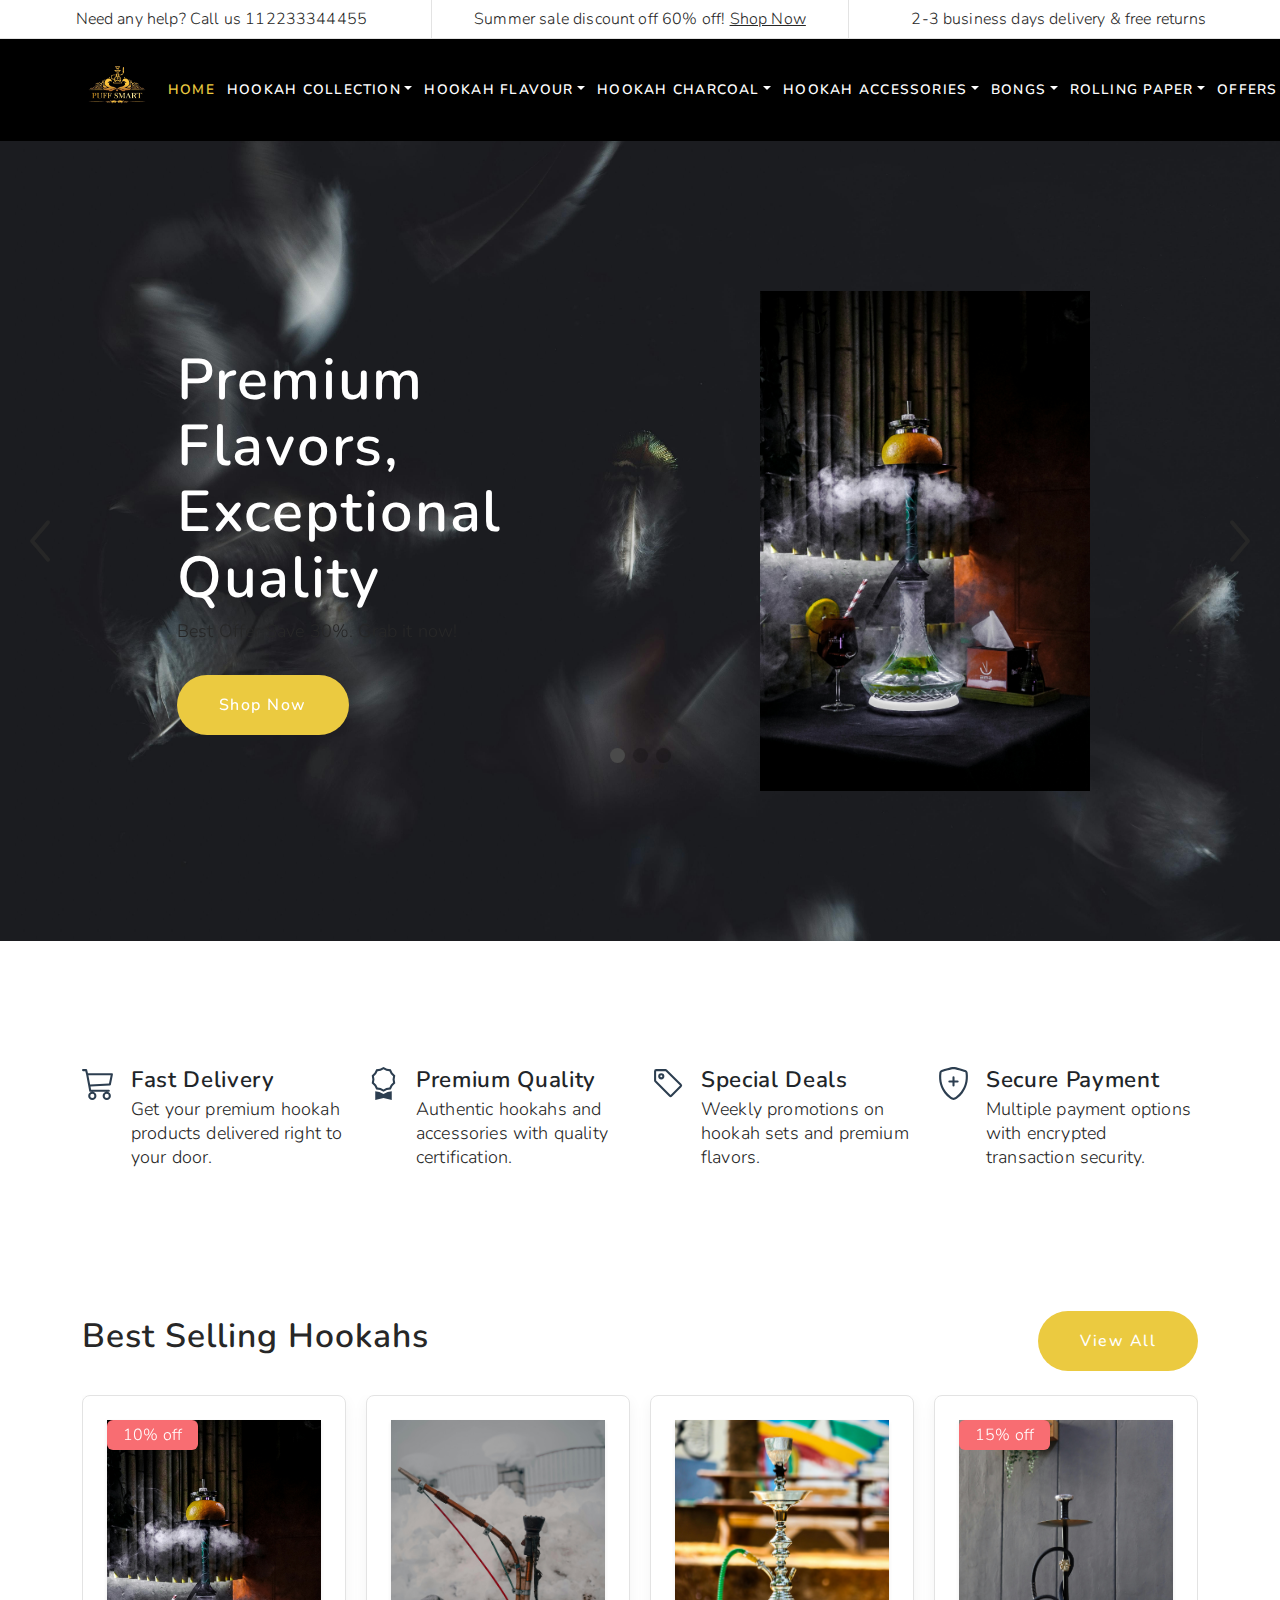
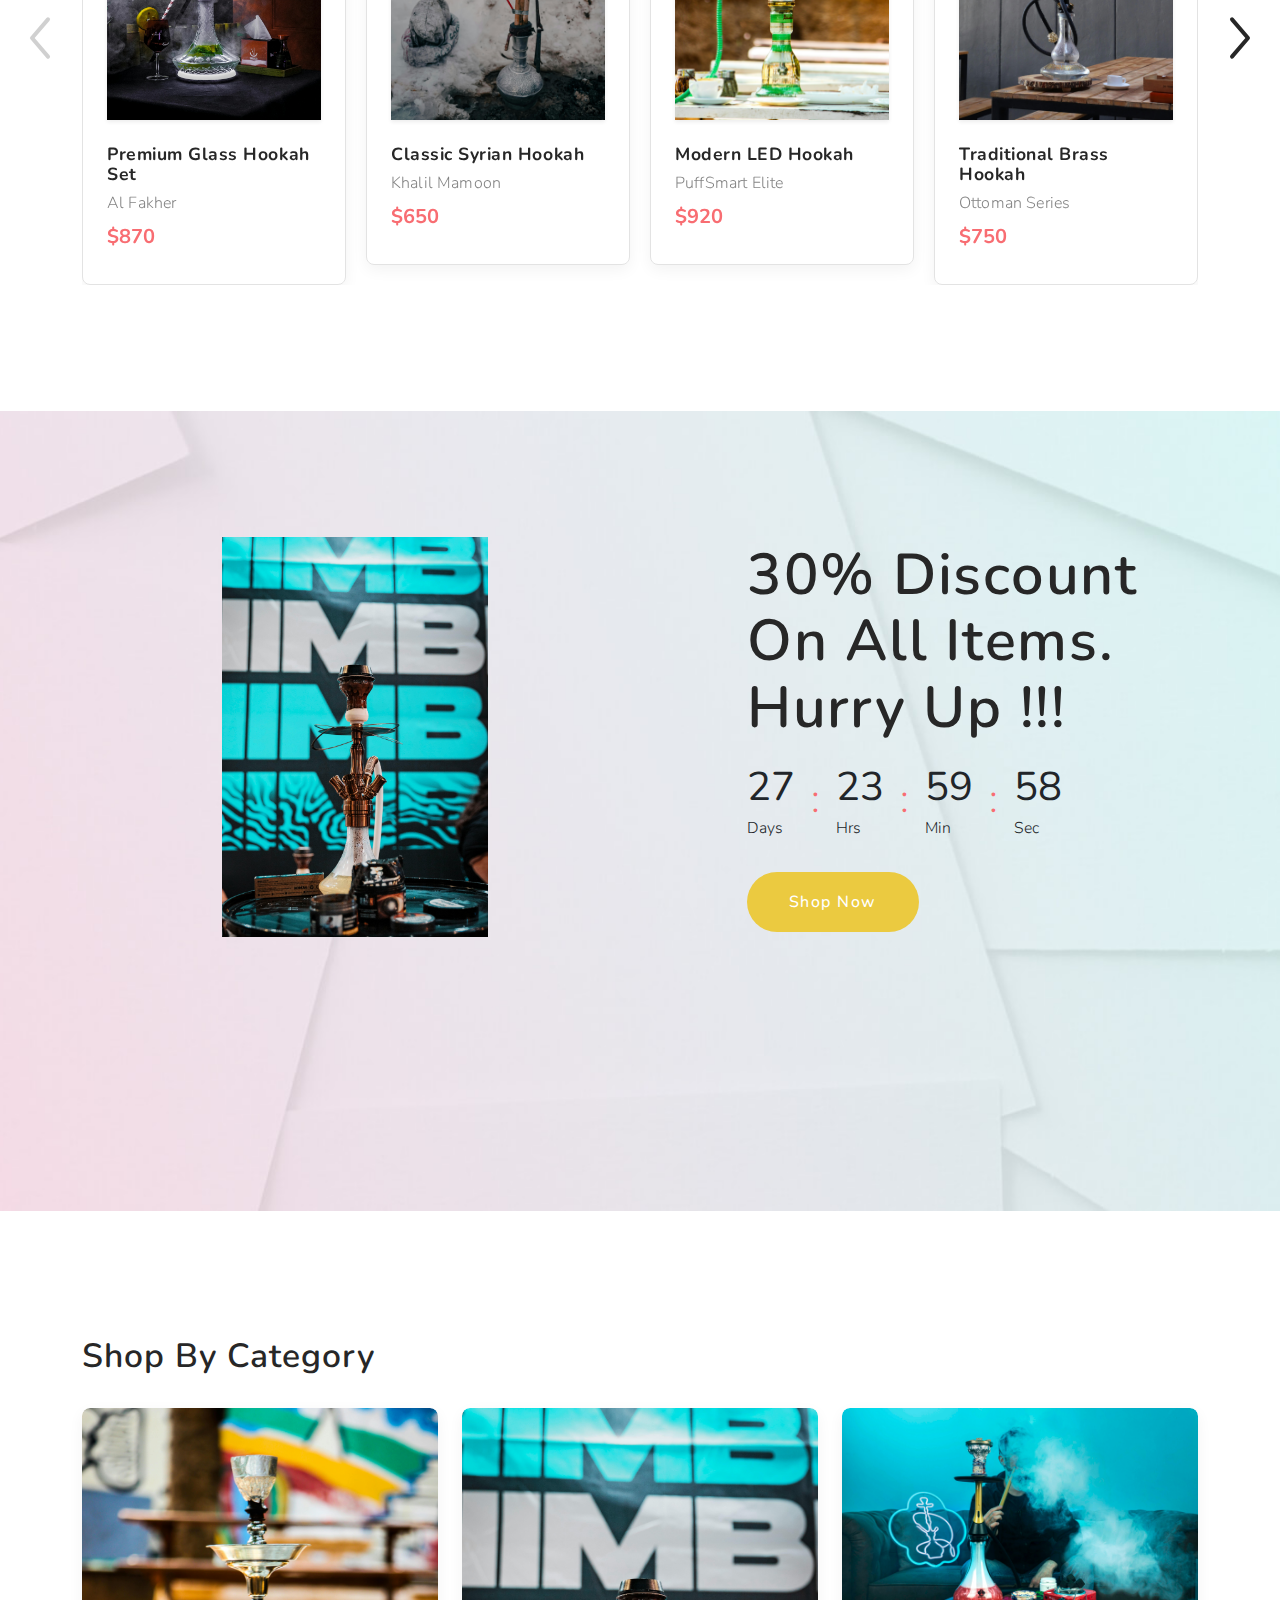
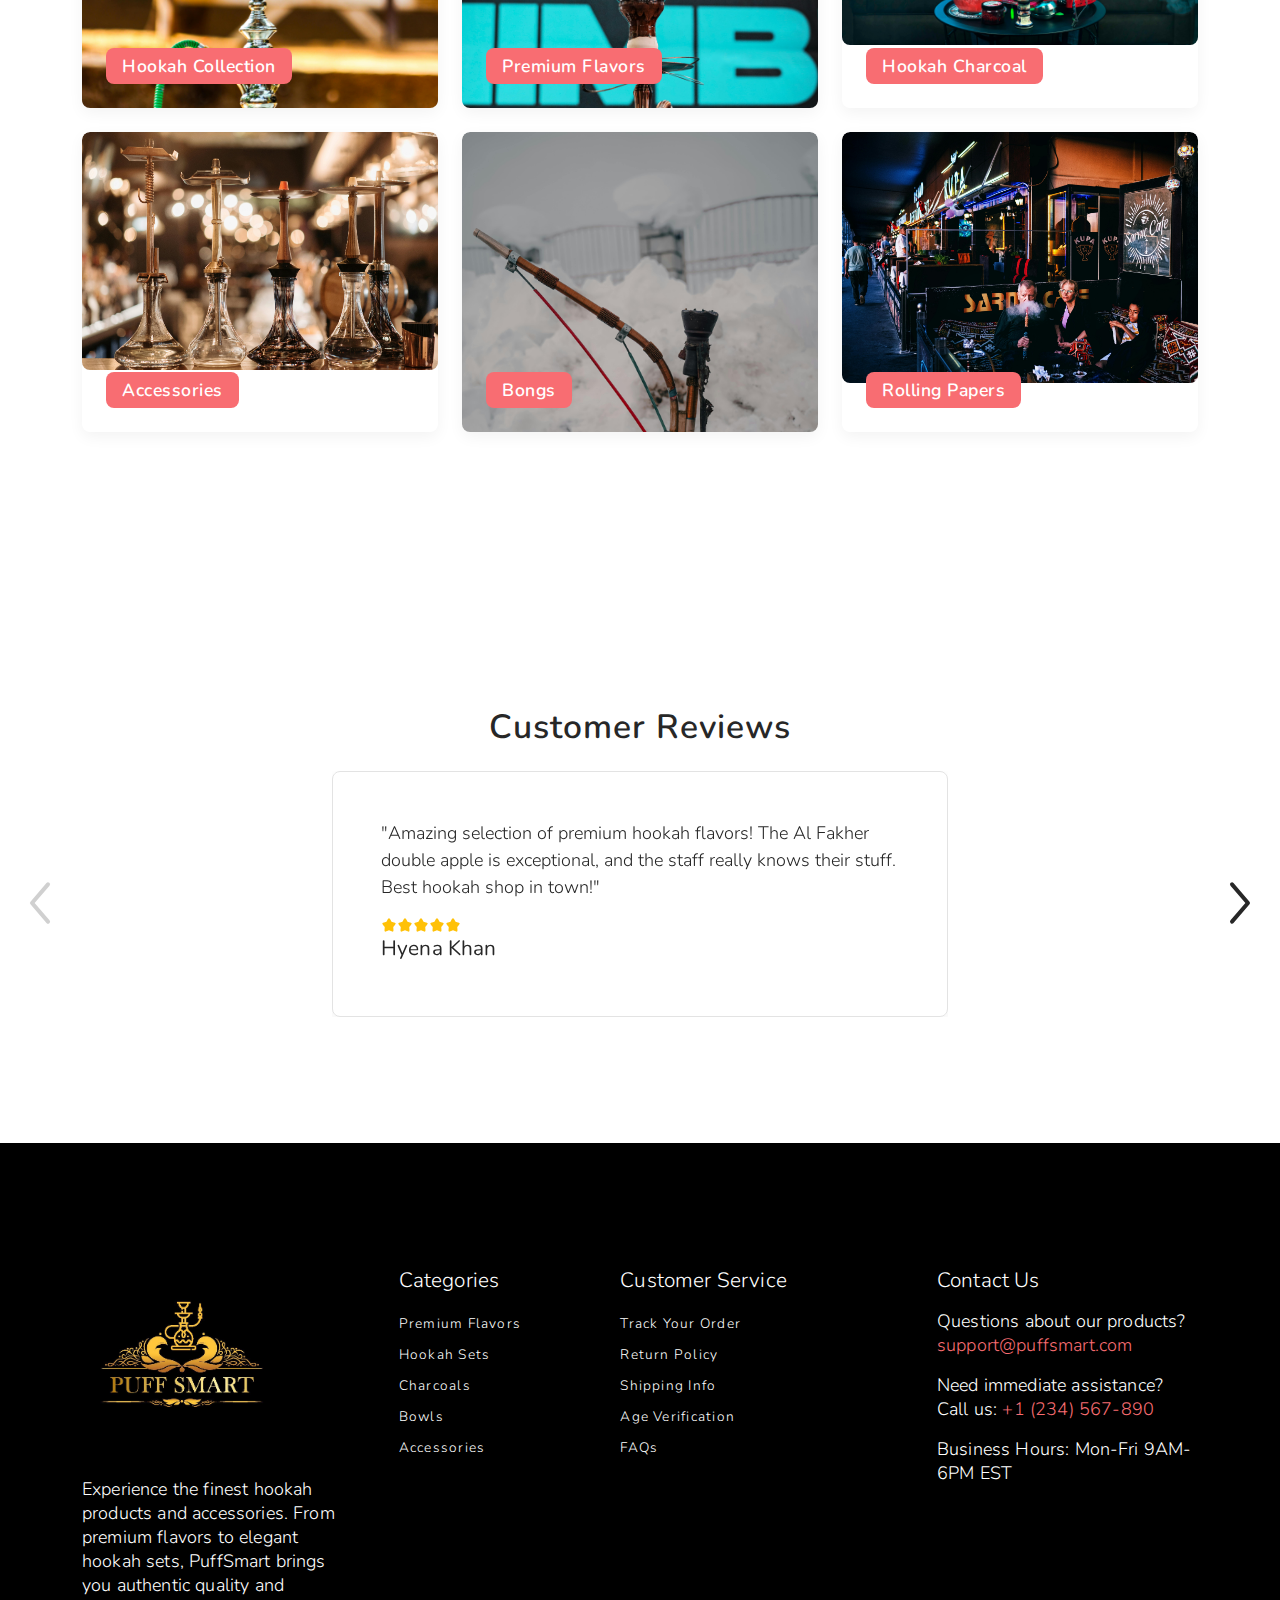
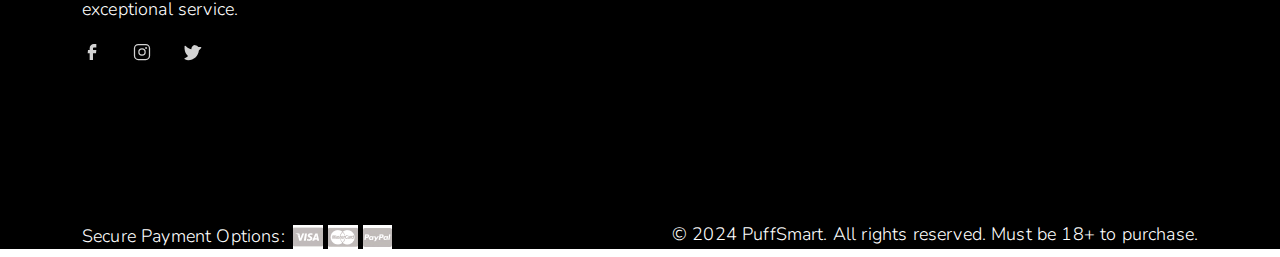
<file: index.html>
<!DOCTYPE html>
<html>
  <head>
    <title>Puff Smart - Premium Hookah Seller</title>
    <meta charset="utf-8">
    <meta http-equiv="X-UA-Compatible" content="IE=edge">
    <meta name="viewport" content="width=device-width, initial-scale=1.0">
    <meta name="format-detection" content="telephone=no">
    <meta name="apple-mobile-web-app-capable" content="yes">
    <meta name="author" content="">
    <meta name="keywords" content="">
    <meta name="description" content="">
    <link href="https://cdn.jsdelivr.net/npm/bootstrap@5.3.3/dist/css/bootstrap.min.css" rel="stylesheet"
      integrity="sha384-QWTKZyjpPEjISv5WaRU9OFeRpok6YctnYmDr5pNlyT2bRjXh0JMhjY6hW+ALEwIH" crossorigin="anonymous">
    <link rel="stylesheet" type="text/css" href="style.css">
    <link rel="stylesheet" href="https://cdn.jsdelivr.net/npm/swiper@9/swiper-bundle.min.css" />
    <link rel="preconnect" href="https://fonts.googleapis.com">
    <link rel="preconnect" href="https://fonts.gstatic.com" crossorigin>
    <link href="https://fonts.googleapis.com/css2?family=Nunito:ital,wght@0,200..1000;1,200..1000&display=swap" rel="stylesheet">
  </head>
  <body>
    <svg xmlns="http://www.w3.org/2000/svg" style="display: none;">
      <symbol id="search" xmlns="http://www.w3.org/2000/symbolsvg" viewBox="0 0 24 24">
        <path fill="currentColor" fill-rule="evenodd"
          d="M11.5 2.75a8.75 8.75 0 1 0 0 17.5a8.75 8.75 0 0 0 0-17.5M1.25 11.5c0-5.66 4.59-10.25 10.25-10.25S21.75 5.84 21.75 11.5c0 2.56-.939 4.902-2.491 6.698l3.271 3.272a.75.75 0 1 1-1.06 1.06l-3.272-3.271A10.21 10.21 0 0 1 11.5 21.75c-5.66 0-10.25-4.59-10.25-10.25"
          clip-rule="evenodd" />
      </symbol>
      <symbol id="user" xmlns="http://www.w3.org/2000/svg" viewBox="0 0 24 24">
        <path fill="currentColor" fill-rule="evenodd"
          d="M12 1.25a4.75 4.75 0 1 0 0 9.5a4.75 4.75 0 0 0 0-9.5M8.75 6a3.25 3.25 0 1 1 6.5 0a3.25 3.25 0 0 1-6.5 0M12 12.25c-2.313 0-4.445.526-6.024 1.414C4.42 14.54 3.25 15.866 3.25 17.5v.102c-.001 1.162-.002 2.62 1.277 3.662c.629.512 1.51.877 2.7 1.117c1.192.242 2.747.369 4.773.369s3.58-.127 4.774-.369c1.19-.24 2.07-.605 2.7-1.117c1.279-1.042 1.277-2.5 1.276-3.662V17.5c0-1.634-1.17-2.96-2.725-3.836c-1.58-.888-3.711-1.414-6.025-1.414M4.75 17.5c0-.851.622-1.775 1.961-2.528c1.316-.74 3.184-1.222 5.29-1.222c2.104 0 3.972.482 5.288 1.222c1.34.753 1.961 1.677 1.961 2.528c0 1.308-.04 2.044-.724 2.6c-.37.302-.99.597-2.05.811c-1.057.214-2.502.339-4.476.339c-1.974 0-3.42-.125-4.476-.339c-1.06-.214-1.68-.509-2.05-.81c-.684-.557-.724-1.293-.724-2.601"
          clip-rule="evenodd" />
      </symbol>
      <symbol id="heart" xmlns="http://www.w3.org/2000/svg" viewBox="0 0 24 24">
        <path fill="currentColor" fill-rule="evenodd"
          d="M5.624 4.424C3.965 5.182 2.75 6.986 2.75 9.137c0 2.197.9 3.891 2.188 5.343c1.063 1.196 2.349 2.188 3.603 3.154c.298.23.594.459.885.688c.526.415.995.778 1.448 1.043c.452.264.816.385 1.126.385c.31 0 .674-.12 1.126-.385c.453-.265.922-.628 1.448-1.043c.29-.23.587-.458.885-.687c1.254-.968 2.54-1.959 3.603-3.155c1.289-1.452 2.188-3.146 2.188-5.343c0-2.15-1.215-3.955-2.874-4.713c-1.612-.737-3.778-.542-5.836 1.597a.75.75 0 0 1-1.08 0C9.402 3.882 7.236 3.687 5.624 4.424M12 4.46C9.688 2.39 7.099 2.1 5 3.059C2.786 4.074 1.25 6.426 1.25 9.138c0 2.665 1.11 4.699 2.567 6.339c1.166 1.313 2.593 2.412 3.854 3.382c.286.22.563.434.826.642c.513.404 1.063.834 1.62 1.16c.557.325 1.193.59 1.883.59s1.326-.265 1.883-.59c.558-.326 1.107-.756 1.62-1.16a78.6 78.6 0 0 1 .826-.642c1.26-.97 2.688-2.07 3.854-3.382c1.457-1.64 2.567-3.674 2.567-6.339c0-2.712-1.535-5.064-3.75-6.077c-2.099-.96-4.688-.67-7 1.399"
          clip-rule="evenodd" />
      </symbol>
      <symbol id="cart" xmlns="http://www.w3.org/2000/svg" viewBox="0 0 24 24">
        <path fill="currentColor" fill-rule="evenodd"
          d="M2.249 2.292a.75.75 0 1 0-.498 1.416l.262.091c.667.235 1.106.39 1.429.549c.303.149.437.27.525.398c.09.132.16.314.2.677c.04.38.041.875.041 1.615V9.76c0 1.453.014 2.5.151 3.3c.146.854.438 1.466.985 2.042c.594.627 1.346.9 2.243 1.026c.858.122 1.948.122 3.293.122h5.406c.742 0 1.366 0 1.87-.062c.537-.065 1.025-.209 1.452-.556c.426-.348.665-.797.837-1.309c.163-.482.289-1.093.439-1.82l.508-2.469l.002-.005l.01-.052c.165-.825.303-1.519.338-2.077c.036-.586-.031-1.164-.413-1.66c-.235-.306-.565-.479-.866-.584a4.617 4.617 0 0 0-1.002-.21c-.687-.076-1.522-.076-2.34-.076H5.667a5.932 5.932 0 0 0-.01-.108c-.054-.497-.17-.95-.453-1.362c-.284-.416-.662-.682-1.102-.899c-.412-.202-.936-.386-1.553-.603zm3.46 4.578h11.38c.856 0 1.61.001 2.205.067c.296.034.517.08.672.134a.56.56 0 0 1 .176.086c.062.082.128.23.102.651c-.027.444-.143 1.036-.321 1.926v.002l-.5 2.42c-.16.783-.27 1.303-.399 1.688c-.123.366-.239.523-.364.625c-.125.102-.303.184-.685.23c-.404.05-.935.051-1.734.051h-5.303c-1.417 0-2.4-.002-3.14-.107c-.716-.101-1.093-.285-1.366-.573c-.32-.338-.493-.668-.595-1.263c-.11-.65-.129-1.558-.129-3.047zM7.5 21.75a2.25 2.25 0 1 1 0-4.5a2.25 2.25 0 0 1 0 4.5m-.75-2.25a.75.75 0 1 0 1.5 0a.75.75 0 0 0-1.5 0m9.75 2.25a2.25 2.25 0 1 1 0-4.5a2.25 2.25 0 0 1 0 4.5m-.75-2.25a.75.75 0 1 0 1.5 0a.75.75 0 0 0-1.5 0"
          clip-rule="evenodd" />
      </symbol>
      <symbol xmlns="http://www.w3.org/2000/svg" id="alt-arrow-right-outline" viewBox="0 0 24 24">
        <path fill="currentColor" fill-rule="evenodd"
          d="M8.512 4.43a.75.75 0 0 1 1.057.082l6 7a.75.75 0 0 1 0 .976l-6 7a.75.75 0 0 1-1.138-.976L14.012 12L8.431 5.488a.75.75 0 0 1 .08-1.057"
          clip-rule="evenodd" />
      </symbol>
      <symbol xmlns="http://www.w3.org/2000/svg" id="alt-arrow-left-outline" viewBox="0 0 24 24">
        <path fill="currentColor" fill-rule="evenodd"
          d="M15.488 4.43a.75.75 0 0 1 .081 1.058L9.988 12l5.581 6.512a.75.75 0 1 1-1.138.976l-6-7a.75.75 0 0 1 0-.976l6-7a.75.75 0 0 1 1.057-.081"
          clip-rule="evenodd" />
      </symbol>
      <symbol xmlns="http://www.w3.org/2000/svg" id="cart-outline" viewBox="0 0 16 16">
        <path
          d="M0 1.5A.5.5 0 0 1 .5 1H2a.5.5 0 0 1 .485.379L2.89 3H14.5a.5.5 0 0 1 .49.598l-1 5a.5.5 0 0 1-.465.401l-9.397.472L4.415 11H13a.5.5 0 0 1 0 1H4a.5.5 0 0 1-.491-.408L2.01 3.607 1.61 2H.5a.5.5 0 0 1-.5-.5zM3.102 4l.84 4.479 9.144-.459L13.89 4H3.102zM5 12a2 2 0 1 0 0 4 2 2 0 0 0 0-4zm7 0a2 2 0 1 0 0 4 2 2 0 0 0 0-4zm-7 1a1 1 0 1 1 0 2 1 1 0 0 1 0-2zm7 0a1 1 0 1 1 0 2 1 1 0 0 1 0-2z" />
      </symbol>
      <symbol xmlns="http://www.w3.org/2000/svg" id="quality" viewBox="0 0 16 16">
        <path
          d="M9.669.864 8 0 6.331.864l-1.858.282-.842 1.68-1.337 1.32L2.6 6l-.306 1.854 1.337 1.32.842 1.68 1.858.282L8 12l1.669-.864 1.858-.282.842-1.68 1.337-1.32L13.4 6l.306-1.854-1.337-1.32-.842-1.68L9.669.864zm1.196 1.193.684 1.365 1.086 1.072L12.387 6l.248 1.506-1.086 1.072-.684 1.365-1.51.229L8 10.874l-1.355-.702-1.51-.229-.684-1.365-1.086-1.072L3.614 6l-.25-1.506 1.087-1.072.684-1.365 1.51-.229L8 1.126l1.356.702 1.509.229z" />
        <path d="M4 11.794V16l4-1 4 1v-4.206l-2.018.306L8 13.126 6.018 12.1 4 11.794z" />
      </symbol>
      <symbol xmlns="http://www.w3.org/2000/svg" id="price-tag" viewBox="0 0 16 16">
        <path d="M6 4.5a1.5 1.5 0 1 1-3 0 1.5 1.5 0 0 1 3 0zm-1 0a.5.5 0 1 0-1 0 .5.5 0 0 0 1 0z" />
        <path
          d="M2 1h4.586a1 1 0 0 1 .707.293l7 7a1 1 0 0 1 0 1.414l-4.586 4.586a1 1 0 0 1-1.414 0l-7-7A1 1 0 0 1 1 6.586V2a1 1 0 0 1 1-1zm0 5.586 7 7L13.586 9l-7-7H2v4.586z" />
      </symbol>
      <symbol xmlns="http://www.w3.org/2000/svg" id="shield-plus" viewBox="0 0 16 16">
        <path
          d="M5.338 1.59a61.44 61.44 0 0 0-2.837.856.481.481 0 0 0-.328.39c-.554 4.157.726 7.19 2.253 9.188a10.725 10.725 0 0 0 2.287 2.233c.346.244.652.42.893.533.12.057.218.095.293.118a.55.55 0 0 0 .101.025.615.615 0 0 0 .1-.025c.076-.023.174-.061.294-.118.24-.113.547-.29.893-.533a10.726 10.726 0 0 0 2.287-2.233c1.527-1.997 2.807-5.031 2.253-9.188a.48.48 0 0 0-.328-.39c-.651-.213-1.75-.56-2.837-.855C9.552 1.29 8.531 1.067 8 1.067c-.53 0-1.552.223-2.662.524zM5.072.56C6.157.265 7.31 0 8 0s1.843.265 2.928.56c1.11.3 2.229.655 2.887.87a1.54 1.54 0 0 1 1.044 1.262c.596 4.477-.787 7.795-2.465 9.99a11.775 11.775 0 0 1-2.517 2.453 7.159 7.159 0 0 1-1.048.625c-.28.132-.581.24-.829.24s-.548-.108-.829-.24a7.158 7.158 0 0 1-1.048-.625 11.777 11.777 0 0 1-2.517-2.453C1.928 10.487.545 7.169 1.141 2.692A1.54 1.54 0 0 1 2.185 1.43 62.456 62.456 0 0 1 5.072.56z" />
        <path
          d="M8 4.5a.5.5 0 0 1 .5.5v1.5H10a.5.5 0 0 1 0 1H8.5V9a.5.5 0 0 1-1 0V7.5H6a.5.5 0 0 1 0-1h1.5V5a.5.5 0 0 1 .5-.5z" />
      </symbol>
      <symbol xmlns="http://www.w3.org/2000/svg" id="star-fill" viewBox="0 0 24 24">
        <path fill="currentColor"
          d="M9.153 5.408C10.42 3.136 11.053 2 12 2c.947 0 1.58 1.136 2.847 3.408l.328.588c.36.646.54.969.82 1.182c.28.213.63.292 1.33.45l.636.144c2.46.557 3.689.835 3.982 1.776c.292.94-.546 1.921-2.223 3.882l-.434.507c-.476.557-.715.836-.822 1.18c-.107.345-.071.717.001 1.46l.066.677c.253 2.617.38 3.925-.386 4.506c-.766.582-1.918.051-4.22-1.009l-.597-.274c-.654-.302-.981-.452-1.328-.452c-.347 0-.674.15-1.328.452l-.596.274c-2.303 1.06-3.455 1.59-4.22 1.01c-.767-.582-.64-1.89-.387-4.507l.066-.676c.072-.744.108-1.116 0-1.46c-.106-.345-.345-.624-.821-1.18l-.434-.508c-1.677-1.96-2.515-2.941-2.223-3.882c.293-.941 1.523-1.22 3.983-1.776l.636-.144c.699-.158 1.048-.237 1.329-.45c.28-.213.46-.536.82-1.182z" />
      </symbol>
      <symbol xmlns="http://www.w3.org/2000/svg" id="star-empty" viewBox="0 0 16 16">
        <path
          d="M2.866 14.85c-.078.444.36.791.746.593l4.39-2.256 4.389 2.256c.386.198.824-.149.746-.592l-.83-4.73 3.522-3.356c.33-.314.16-.888-.282-.95l-4.898-.696L8.465.792a.513.513 0 0 0-.927 0L5.354 5.12l-4.898.696c-.441.062-.612.636-.283.95l3.523 3.356-.83 4.73zm4.905-2.767-3.686 1.894.694-3.957a.565.565 0 0 0-.163-.505L1.71 6.745l4.052-.576a.525.525 0 0 0 .393-.288L8 2.223l1.847 3.658a.525.525 0 0 0 .393.288l4.052.575-2.906 2.77a.565.565 0 0 0-.163.506l.694 3.957-3.686-1.894a.503.503 0 0 0-.461 0z" />
      </symbol>
      <symbol xmlns="http://www.w3.org/2000/svg" id="star-half" viewBox="0 0 16 16">
        <path
          d="M5.354 5.119 7.538.792A.516.516 0 0 1 8 .5c.183 0 .366.097.465.292l2.184 4.327 4.898.696A.537.537 0 0 1 16 6.32a.548.548 0 0 1-.17.445l-3.523 3.356.83 4.73c.078.443-.36.79-.746.592L8 13.187l-4.389 2.256a.52.52 0 0 1-.146.05c-.342.06-.668-.254-.6-.642l.83-4.73L.173 6.765a.55.55 0 0 1-.172-.403.58.58 0 0 1 .085-.302.513.513 0 0 1 .37-.245l4.898-.696zM8 12.027a.5.5 0 0 1 .232.056l3.686 1.894-.694-3.957a.565.565 0 0 1 .162-.505l2.907-2.77-4.052-.576a.525.525 0 0 1-.393-.288L8.001 2.223 8 2.226v9.8z" />
      </symbol>
      <symbol xmlns="http://www.w3.org/2000/svg" id="quote" viewBox="0 0 24 24">
        <path fill="currentColor" d="m15 17l2-4h-4V6h7v7l-2 4h-3Zm-9 0l2-4H4V6h7v7l-2 4H6Z" />
      </symbol>
      <symbol xmlns="http://www.w3.org/2000/svg" id="facebook" viewBox="0 0 24 24">
        <path fill="currentColor"
          d="M9.198 21.5h4v-8.01h3.604l.396-3.98h-4V7.5a1 1 0 0 1 1-1h3v-4h-3a5 5 0 0 0-5 5v2.01h-2l-.396 3.98h2.396v8.01Z" />
      </symbol>
      <symbol xmlns="http://www.w3.org/2000/svg" id="youtube" viewBox="0 0 32 32">
        <path fill="currentColor"
          d="M29.41 9.26a3.5 3.5 0 0 0-2.47-2.47C24.76 6.2 16 6.2 16 6.2s-8.76 0-10.94.59a3.5 3.5 0 0 0-2.47 2.47A36.13 36.13 0 0 0 2 16a36.13 36.13 0 0 0 .59 6.74a3.5 3.5 0 0 0 2.47 2.47c2.18.59 10.94.59 10.94.59s8.76 0 10.94-.59a3.5 3.5 0 0 0 2.47-2.47A36.13 36.13 0 0 0 30 16a36.13 36.13 0 0 0-.59-6.74ZM13.2 20.2v-8.4l7.27 4.2Z" />
      </symbol>
      <symbol xmlns="http://www.w3.org/2000/svg" id="twitter" viewBox="0 0 256 256">
        <path fill="currentColor"
          d="m245.66 77.66l-29.9 29.9C209.72 177.58 150.67 232 80 232c-14.52 0-26.49-2.3-35.58-6.84c-7.33-3.67-10.33-7.6-11.08-8.72a8 8 0 0 1 3.85-11.93c.26-.1 24.24-9.31 39.47-26.84a110.93 110.93 0 0 1-21.88-24.2c-12.4-18.41-26.28-50.39-22-98.18a8 8 0 0 1 13.65-4.92c.35.35 33.28 33.1 73.54 43.72V88a47.87 47.87 0 0 1 14.36-34.3A46.87 46.87 0 0 1 168.1 40a48.66 48.66 0 0 1 41.47 24H240a8 8 0 0 1 5.66 13.66Z" />
      </symbol>
      <symbol xmlns="http://www.w3.org/2000/svg" id="instagram" viewBox="0 0 256 256">
        <path fill="currentColor"
          d="M128 80a48 48 0 1 0 48 48a48.05 48.05 0 0 0-48-48Zm0 80a32 32 0 1 1 32-32a32 32 0 0 1-32 32Zm48-136H80a56.06 56.06 0 0 0-56 56v96a56.06 56.06 0 0 0 56 56h96a56.06 56.06 0 0 0 56-56V80a56.06 56.06 0 0 0-56-56Zm40 152a40 40 0 0 1-40 40H80a40 40 0 0 1-40-40V80a40 40 0 0 1 40-40h96a40 40 0 0 1 40 40ZM192 76a12 12 0 1 1-12-12a12 12 0 0 1 12 12Z" />
      </symbol>
      <symbol xmlns="http://www.w3.org/2000/svg" id="linkedin" viewBox="0 0 24 24">
        <path fill="currentColor"
          d="M6.94 5a2 2 0 1 1-4-.002a2 2 0 0 1 4 .002zM7 8.48H3V21h4V8.48zm6.32 0H9.34V21h3.94v-6.57c0-3.66 4.77-4 4.77 0V21H22v-7.93c0-6.17-7.06-5.94-8.72-2.91l.04-1.68z" />
      </symbol>
      <symbol xmlns="http://www.w3.org/2000/svg" id="nav-icon" viewBox="0 0 16 16">
        <path
          d="M14 10.5a.5.5 0 0 0-.5-.5h-3a.5.5 0 0 0 0 1h3a.5.5 0 0 0 .5-.5zm0-3a.5.5 0 0 0-.5-.5h-7a.5.5 0 0 0 0 1h7a.5.5 0 0 0 .5-.5zm0-3a.5.5 0 0 0-.5-.5h-11a.5.5 0 0 0 0 1h11a.5.5 0 0 0 .5-.5z" />
      </symbol>
      <symbol xmlns="http://www.w3.org/2000/svg" id="close" viewBox="0 0 16 16">
        <path
          d="M2.146 2.854a.5.5 0 1 1 .708-.708L8 7.293l5.146-5.147a.5.5 0 0 1 .708.708L8.707 8l5.147 5.146a.5.5 0 0 1-.708.708L8 8.707l-5.146 5.147a.5.5 0 0 1-.708-.708L7.293 8 2.146 2.854Z" />
      </symbol>
      <symbol xmlns="http://www.w3.org/2000/svg" id="navbar-icon" viewBox="0 0 16 16">
        <path
          d="M14 10.5a.5.5 0 0 0-.5-.5h-3a.5.5 0 0 0 0 1h3a.5.5 0 0 0 .5-.5zm0-3a.5.5 0 0 0-.5-.5h-7a.5.5 0 0 0 0 1h7a.5.5 0 0 0 .5-.5zm0-3a.5.5 0 0 0-.5-.5h-11a.5.5 0 0 0 0 1h11a.5.5 0 0 0 .5-.5z" />
      </symbol>
    </svg>

    <div id="preloader" class="preloader-container">
      <div class="spinner"></div>
    </div>

    <div class="search-popup">
      <div class="search-popup-container">

        <form role="search" method="get" class="search-form" action="">
          <input type="search" id="search-form" class="search-field" placeholder="Type and press enter" value=""
            name="s" />
          <button type="submit" class="search-submit"><svg class="search">
              <use xlink:href="#search"></use>
            </svg></button>
        </form>

      <h5 class="cat-list-title">Browse Categories</h5>
        
        <ul class="cat-list">
          <li class="cat-list-item">
            <a href="productview.html" title="Hookah Flavors">Premium Flavors</a>
          </li>
          <li class="cat-list-item">
            <a href="productview.html" title="Hookah Sets">Complete Hookah Sets</a>
          </li>
          <li class="cat-list-item">
            <a href="productview.html" title="Hookah Bowls">Hookah Bowls</a>
          </li>
          <li class="cat-list-item">
            <a href="productview.html" title="Charcoal">Hookah Charcoal</a>
          </li>
          <li class="cat-list-item">
            <a href="productview.html" title="Accessories">Hookah Accessories</a>
          </li>
          <li class="cat-list-item">
            <a href="productview.html" title="Glass Hookahs">Glass Hookahs</a>
          </li>
          <li class="cat-list-item">
            <a href="productview.html" title="Modern Hookahs">Modern LED Hookahs</a>
          </li>
        </ul>

      </div>
    </div>

    <header id="header" class="site-header">

      <div class="top-info border-bottom d-none d-md-block ">
        <div class="container-fluid">
          <div class="row g-0">
            <div class="col-md-4">
              <p class="fs-6 my-2 text-center">Need any help? Call us <a href="productview.html">112233344455</a></p>
            </div>
            <div class="col-md-4 border-start border-end">
              <p class="fs-6 my-2 text-center">Summer sale discount off 60% off! <a class="text-decoration-underline"
                  href="productview.html">Shop Now</a></p>
            </div>
            <div class="col-md-4">
              <p class="fs-6 my-2 text-center">2-3 business days delivery & free returns</p>
            </div>
          </div>
        </div>
      </div>

      <nav id="header-nav" class="navbar navbar-expand-lg py-3">
        <div class="container">
          <a class="navbar-brand" href="productview.html">
            <img src="images/puffsmartlogo1.jpg" class="logo">
          </a>
          <button class="navbar-toggler d-flex d-lg-none order-3 p-2" type="button" data-bs-toggle="offcanvas"
            data-bs-target="#bdNavbar" aria-controls="bdNavbar" aria-expanded="false" aria-label="Toggle navigation">
            <svg class="navbar-icon">
              <use xlink:href="#navbar-icon"></use>
            </svg>
          </button>
          <div class="offcanvas offcanvas-end" tabindex="-1" id="bdNavbar" aria-labelledby="bdNavbarOffcanvasLabel">
            <div class="offcanvas-header px-4 pb-0">
              <a class="navbar-brand" href="productview.html">
                <img src="images/puffsmartlogo1.jpg" class="logo">
              </a>
              <button type="button" class="btn-close btn-close-black" data-bs-dismiss="offcanvas" aria-label="Close"
                data-bs-target="#bdNavbar"></button>
            </div>
            <div class="offcanvas-body">
             <ul id="navbar" class="navbar-nav text-uppercase justify-content-start justify-content-lg-center align-items-start align-items-lg-center flex-grow-1">
                <li class="nav-item">
                  <a class="nav-link me-3 active" href="index.html">Home</a>
                </li>
                
                <li class="nav-item dropdown">
                  <a class="nav-link me-3 dropdown-toggle" data-bs-toggle="dropdown" href="#" role="button" aria-expanded="false">Hookah Collection</a>
                  <ul class="dropdown-menu animate slide border">
                    <li><a href="productview.html" class="dropdown-item fw-light">COCOYAYA Hookah</a></li>
                    <li><a href="productview.html" class="dropdown-item fw-light">VG Hookah</a></li>
                    <li><a href="productview.html" class="dropdown-item fw-light">Thugs Hookah</a></li>
                    <li><a href="productview.html" class="dropdown-item fw-light">Dejavu Hookah</a></li>
                    <li><a href="productview.html" class="dropdown-item fw-light">MYA Hookah (Original)</a></li>
                  </ul>
                </li>
                
                <li class="nav-item dropdown">
                  <a class="nav-link me-3 dropdown-toggle" data-bs-toggle="dropdown" href="#" role="button" aria-expanded="false">Hookah Flavour</a>
                  <ul class="dropdown-menu animate slide border">
                    <li><a href="productview.html" class="dropdown-item fw-light">Puff Smart Herbal Flavour</a></li>
                    <li><a href="productview.html" class="dropdown-item fw-light">Extreme</a></li>
                    <li><a href="productview.html" class="dropdown-item fw-light">Afzal</a></li>
                    <li><a href="productview.html" class="dropdown-item fw-light">Al-Fakher</a></li>
                    <li><a href="productview.html" class="dropdown-item fw-light">Adalya</a></li>
                    <li><a href="productview.html" class="dropdown-item fw-light">Huffle Puff</a></li>
                    <li><a href="productview.html" class="dropdown-item fw-light">Aladdin</a></li>
                    <li><a href="productview.html" class="dropdown-item fw-light">Royal</a></li>
                    <li><a href="productview.html" class="dropdown-item fw-light">Foggit Paste/Cream</a></li>
                    <li><a href="productview.html" class="dropdown-item fw-light">1 Kg. Bucket</a></li>
                  </ul>
                </li>
              
                <li class="nav-item dropdown">
                  <a class="nav-link me-3 dropdown-toggle" data-bs-toggle="dropdown" href="#" role="button" aria-expanded="false">Hookah Charcoal</a>
                  <ul class="dropdown-menu animate slide border">
                    <li><a href="productview.html" class="dropdown-item fw-light">Magic Charcoal</a></li>
                    <li><a href="productview.html" class="dropdown-item fw-light">Coconut Coal</a></li>
                    <li class="dropdown-divider"></li>
                    <li><h6 class="dropdown-header">Hookah Charcoal Brands</h6></li>
                    <li><a href="productview.html" class="dropdown-item fw-light">COCOYAYA</a></li>
                    <li><a href="productview.html" class="dropdown-item fw-light">Al-Fandi</a></li>
                    <li><a href="productview.html" class="dropdown-item fw-light">Mr. Hookah</a></li>
                    <li><a href="productview.html" class="dropdown-item fw-light">Magix</a></li>
                    <li><a href="productview.html" class="dropdown-item fw-light">TSB Donut</a></li>
                    <li><a href="productview.html" class="dropdown-item fw-light">Alsuhana</a></li>
                    <li><a href="productview.html" class="dropdown-item fw-light">Fumo</a></li>
                    <li><a href="productview.html" class="dropdown-item fw-light">COCOBULL</a></li>
                    <li><a href="productview.html" class="dropdown-item fw-light">Mr. Coal</a></li>
                    <li><a href="productview.html" class="dropdown-item fw-light">VG Coconut Coal</a></li>
                  </ul>
                </li>
              
                <li class="nav-item dropdown">
                  <a class="nav-link me-3 dropdown-toggle" data-bs-toggle="dropdown" href="#" role="button" aria-expanded="false">Hookah Accessories</a>
                  <ul class="dropdown-menu animate slide border">
                    <li><a href="productview.html" class="dropdown-item fw-light">Hookah Bowl</a></li>
                    <li><a href="productview.html" class="dropdown-item fw-light">Hookah Pipe</a></li>
                    <li><a href="productview.html" class="dropdown-item fw-light">Heat Management Device</a></li>
                    <li><a href="productview.html" class="dropdown-item fw-light">Tong</a></li>
                    <li><a href="productview.html" class="dropdown-item fw-light">Hookah Coal Burner</a></li>
                    <li><a href="productview.html" class="dropdown-item fw-light">Hookah Foil</a></li>
                    <li><a href="productview.html" class="dropdown-item fw-light">Hookah Base</a></li>
                    <li><a href="productview.html" class="dropdown-item fw-light">Hookah Grommets</a></li>
                    <li><a href="productview.html" class="dropdown-item fw-light">Hookah Starter</a></li>
                    <li><a href="productview.html" class="dropdown-item fw-light">Hookah Carrying Cases/Bag</a></li>
                    <li><a href="productview.html" class="dropdown-item fw-light">Hookah Mouth Tip/Filter</a></li>
                    <li><a href="productview.html" class="dropdown-item fw-light">Other Accessories</a></li>
                    <li class="dropdown-divider"></li>
                    <li><h6 class="dropdown-header">Bowl Types</h6></li>
                    <li><a href="productview.html" class="dropdown-item fw-light">Phunnel Bowl</a></li>
                    <li><a href="productview.html" class="dropdown-item fw-light">Silicon Bowl</a></li>
                    <li><a href="productview.html" class="dropdown-item fw-light">Clay Bowl</a></li>
                    <li class="dropdown-divider"></li>
                    <li><h6 class="dropdown-header">Pipe Types</h6></li>
                    <li><a href="productview.html" class="dropdown-item fw-light">Silicon Pipe</a></li>
                    <li><a href="productview.html" class="dropdown-item fw-light">Disposable Pipe</a></li>
                    <li><a href="productview.html" class="dropdown-item fw-light">MYA Hookah Pipe</a></li>
                    <li><a href="productview.html" class="dropdown-item fw-light">Leather Coated Pipe</a></li>
                  </ul>
                </li>
              
                <li class="nav-item dropdown">
                  <a class="nav-link me-3 dropdown-toggle" data-bs-toggle="dropdown" href="#" role="button" aria-expanded="false">Bongs</a>
                  <ul class="dropdown-menu animate slide border">
                    <li><a href="productview.html" class="dropdown-item fw-light">Acrylic Bong</a></li>
                    <li><a href="productview.html" class="dropdown-item fw-light">Glass Bong</a></li>
                    <li><a href="productview.html" class="dropdown-item fw-light">Shooter</a></li>
                    <li><a href="productview.html" class="dropdown-item fw-light">Crusher</a></li>
                    <li><a href="productview.html" class="dropdown-item fw-light">Lighter</a></li>
                    <li><a href="productview.html" class="dropdown-item fw-light">Accessories</a></li>
                  </ul>
                </li>
              
                <li class="nav-item dropdown">
                  <a class="nav-link me-3 dropdown-toggle" data-bs-toggle="dropdown" href="#" role="button" aria-expanded="false">Rolling Paper</a>
                  <ul class="dropdown-menu animate slide border">
                    <li><a href="productview.html" class="dropdown-item fw-light">OCB</a></li>
                    <li><a href="productview.html" class="dropdown-item fw-light">VG Rolling Paper</a></li>
                    <li><a href="productview.html" class="dropdown-item fw-light">Stagg Rolling Paper</a></li>
                    <li><a href="productview.html" class="dropdown-item fw-light">Hornet Rolling Paper</a></li>
                    <li><a href="productview.html" class="dropdown-item fw-light">RAW Paper</a></li>
                    <li><a href="productview.html" class="dropdown-item fw-light">Bongchie</a></li>
                    <li><a href="productview.html" class="dropdown-item fw-light">LIT</a></li>
                    <li><a href="productview.html" class="dropdown-item fw-light">Lighter</a></li>
                    <li><a href="productview.html" class="dropdown-item fw-light">Accessories</a></li>
                  </ul>
                </li>
              
                <li class="nav-item">
                  <a class="nav-link me-3" href="offers.html">Offers</a>
                </li>
              </ul>
              <div class="user-items d-flex">
                <ul class="d-flex justify-content-end list-unstyled mb-0">
                  <li class="search-item pe-3">
                    <a href="productview.html" class="search-button">
                      <svg class="search">
                        <use xlink:href="#search"></use>
                      </svg>
                    </a>
                  </li>
                  <li class="pe-3">
                    <a href="productview.html" data-bs-toggle="modal" data-bs-target="#exampleModal">
                      <svg class="user">
                        <use xlink:href="#user"></use>
                      </svg>
                    </a>
                    <!-- Modal -->
                    <div class="modal fade" id="exampleModal" tabindex="-1" aria-labelledby="exampleModalLabel"
                      aria-hidden="true">
                      <div class="modal-dialog">
                        <div class="modal-content">
                          <div class="modal-header border-bottom-0">
                            <button type="button" class="btn-close" data-bs-dismiss="modal" aria-label="Close"></button>
                          </div>
                          <div class="modal-body">
                            <div class="tabs-listing">
                              <nav>
                                <div class="nav nav-tabs d-flex justify-content-center" id="nav-tab" role="tablist">
                                  <button class="nav-link text-capitalize active" id="nav-sign-in-tab" data-bs-toggle="tab"
                                    data-bs-target="#nav-sign-in" type="button" role="tab" aria-controls="nav-sign-in"
                                    aria-selected="true">Sign In</button>
                                  <button class="nav-link text-capitalize" id="nav-register-tab" data-bs-toggle="tab"
                                    data-bs-target="#nav-register" type="button" role="tab" aria-controls="nav-register"
                                    aria-selected="false">Register</button>
                                </div>
                              </nav>
                              <div class="tab-content" id="nav-tabContent">
                                <div class="tab-pane fade active show" id="nav-sign-in" role="tabpanel"
                                  aria-labelledby="nav-sign-in-tab">
                                  <div class="form-group py-3">
                                    <label class="mb-2" for="sign-in">Username or email address *</label>
                                    <input type="text" minlength="2" name="username" placeholder="Your Username"
                                      class="form-control w-100 rounded-3 p-3" required>
                                  </div>
                                  <div class="form-group pb-3">
                                    <label class="mb-2" for="sign-in">Password *</label>
                                    <input type="password" minlength="2" name="password" placeholder="Your Password"
                                      class="form-control w-100 rounded-3 p-3" required>
                                  </div>
                                  <label class="py-3">
                                    <input type="checkbox" required="" class="d-inline">
                                    <span class="label-body">Remember me</span>
                                    <span class="label-body"><a href="productview.html" class="fw-bold">Forgot Password</a></span>
                                  </label>
                                  <button type="submit" name="submit" class="btn btn-dark w-100 my-3">Login</button>
                                </div>
                                <div class="tab-pane fade" id="nav-register" role="tabpanel"
                                  aria-labelledby="nav-register-tab">
                                  <div class="form-group py-3">
                                    <label class="mb-2" for="register">Your email address *</label>
                                    <input type="text" minlength="2" name="username" placeholder="Your Email Address"
                                      class="form-control w-100 rounded-3 p-3" required>
                                  </div>
                                  <div class="form-group pb-3">
                                    <label class="mb-2" for="sign-in">Password *</label>
                                    <input type="password" minlength="2" name="password" placeholder="Your Password"
                                      class="form-control w-100 rounded-3 p-3" required>
                                  </div>
                                  <label class="py-3">
                                    <input type="checkbox" required="" class="d-inline">
                                    <span class="label-body">I agree to the <a href="productview.html" class="fw-bold">Privacy
                                        Policy</a></span>
                                  </label>
                                  <button type="submit" name="submit" class="btn btn-dark w-100 my-3">Register</button>
                                </div>
                              </div>
                            </div>
                          </div>
                        </div>
                      </div>
                    </div>
                  </li>
                  <li class="wishlist-dropdown dropdown pe-3">
                    <a href="productview.html" class="dropdown-toggle" data-bs-toggle="dropdown" role="button" aria-expanded="false">
                      <svg class="wishlist">
                        <use xlink:href="#heart"></use>
                      </svg>
                    </a>
                    <div class="dropdown-menu animate slide dropdown-menu-start dropdown-menu-lg-end p-3">
                      <h4 class="d-flex justify-content-between align-items-center mb-3">
                        <span class="text-primary">Your wishlist</span>
                        <span class="badge bg-primary rounded-pill">2</span>
                      </h4>
                      <ul class="list-group mb-3">
                        <li class="list-group-item bg-transparent d-flex justify-content-between lh-sm">
                          <div>
                            <h5>
                              <a href="index.html" class="text-white">Premium Glass Hookah Set</a>
                            </h5>
                            <small class="text-white-50">Hand-crafted premium glass hookah with LED base.</small>
                            <a href="productview.html" class="d-block fw-medium text-capitalize mt-2 text-primary">Add to cart</a>
                          </div>
                          <span class="text-primary">$199</span>
                        </li>
                        <li class="list-group-item bg-transparent d-flex justify-content-between lh-sm">
                          <div>
                            <h5>
                              <a href="index.html" class="text-white">Al Fakher Double Apple</a>
                            </h5>
                            <small class="text-white-50">Premium tobacco flavor, 250g pack.</small>
                            <a href="productview.html" class="d-block fw-medium text-capitalize mt-2 text-primary">Add to cart</a>
                          </div>
                          <span class="text-primary">$24.99</span>
                        </li>
                        <li class="list-group-item bg-transparent d-flex justify-content-between">
                          <span class="text-capitalize text-white"><b>Total (USD)</b></span>
                          <strong class="text-primary">$223.99</strong>
                        </li>
                      </ul>
                      <div class="d-flex flex-wrap justify-content-center">
                        <a href="productview.html" class="w-100 btn btn-dark mb-1" type="submit">Add all to cart</a>
                        <a href="index.html" class="w-100 btn btn-primary" type="submit">View cart</a>
                      </div>
                    </div>
                  </li>
                  <li class="cart-dropdown dropdown">
                    <a href="index.html" class="dropdown-toggle" data-bs-toggle="dropdown" role="button" aria-expanded="false">
                      <svg class="cart">
                        <use xlink:href="#cart"></use>
                      </svg><span class="fs-6 fw-light">(02)</span>
                    </a>
                    <div class="dropdown-menu animate slide dropdown-menu-start dropdown-menu-lg-end p-3">
                      <h4 class="d-flex justify-content-between align-items-center mb-3">
                        <span class="text-primary">Your cart</span>
                        <span class="badge bg-primary rounded-pill">2</span>
                      </h4>
                      <ul class="list-group mb-3">
                        <li class="list-group-item bg-transparent d-flex justify-content-between lh-sm">
                          <div>
                            <h5>
                              <a href="index.html" class="text-white">Khalil Mamoon Classic</a>
                            </h5>
                            <small class="text-white-50">Traditional Egyptian hookah with brass finish</small>
                          </div>
                          <span class="text-primary">$129.99</span>
                        </li>
                        <li class="list-group-item bg-transparent d-flex justify-content-between lh-sm">
                          <div>
                            <h5>
                              <a href="index.html" class="text-white">Premium Flavor Bundle</a>
                            </h5>
                            <small class="text-white-50">3x250g Al Fakher mixed flavors</small>
                          </div>
                          <span class="text-primary">$64.99</span>
                        </li>
                        <li class="list-group-item bg-transparent d-flex justify-content-between">
                          <span class="text-capitalize text-white"><b>Total (USD)</b></span>
                          <strong class="text-primary">$194.98</strong>
                        </li>
                      </ul>
                      <div class="d-flex flex-wrap justify-content-center">
                        <a href="index.html" class="w-100 btn btn-dark mb-1" type="submit">View Cart</a>
                        <a href="index.html" class="w-100 btn btn-primary" type="submit">Go to checkout</a>
                      </div>
                    </div>
                  </li>
                </ul>
              </div>
            </div>
          </div>
        </div>
      </nav>

    </header>

        <section id="billboard" class="position-relative d-flex align-items-center py-5 bg-light-gray"
          style="background-image: url(images/landing/banner-bg.jpg); background-size: cover; background-repeat: no-repeat; background-position: center; height: 800px;">
          <div class="position-absolute end-0 pe-0 pe-xxl-5 me-0 me-xxl-5 swiper-next main-slider-button-next">
            <svg class="chevron-forward-circle d-flex justify-content-center align-items-center p-2" width="80" height="80">
              <use xlink:href="#alt-arrow-right-outline"></use>
            </svg>
          </div>
          <div class="position-absolute start-0 ps-0 ps-xxl-5 ms-0 ms-xxl-5 swiper-prev main-slider-button-prev">
            <svg class="chevron-back-circle d-flex justify-content-center align-items-center p-2" width="80" height="80">
              <use xlink:href="#alt-arrow-left-outline"></use>
            </svg>
          </div>
          <div class="swiper main-swiper">
            <div class="swiper-wrapper d-flex align-items-center">
              <div class="swiper-slide">
                <div class="container">
                  <div class="row d-flex flex-column-reverse flex-md-row align-items-center">
                    <div class="col-md-5 offset-md-1 mt-5 mt-md-0 text-center text-md-start">
                      <div class="banner-content text-white">
                        <h2 class="text-white">Premium flavors, exceptional quality</h2>
                        <p>Best Offer Save 30%. Grab it now!</p>
                        <a href="index.html" class="btn mt-3">Shop Now</a>
                      </div>
                    </div>
                    <div class="col-md-6 text-center">
                      <div class="image-holder">
                        <img src="images/landing/hookah_product1.jpg" class="img-fluid" alt="banner">
                      </div>
                    </div>
                  </div>
                </div>
              </div>
              <div class="swiper-slide">
                <div class="container">
                  <div class="row d-flex flex-column-reverse flex-md-row align-items-center">
                    <div class="col-md-5 offset-md-1 mt-5 mt-md-0 text-center text-md-start">
                      <div class="banner-content text-white">
                        <h2 class="text-white">Quality that speaks for itself</h2>
                        <p>Discount available. Grab it now!</p>
                        <a href="index.html" class="btn mt-3">Shop Product</a>
                      </div>
                    </div>
                    <div class="col-md-6 text-center">
                      <div class="image-holder">
                        <img src="images/landing/landing6.jpg" class="img-fluid" alt="banner">
                      </div>
                    </div>
                  </div>
                </div>
              </div>
              <div class="swiper-slide">
                <div class="container">
                  <div class="row d-flex flex-column-reverse flex-md-row align-items-center">
                    <div class="col-md-5 offset-md-1 mt-5 mt-md-0 text-center text-md-start">
                      <div class="banner-content text-white">
                        <h2 class="text-white">Where tradition meets modern luxury</h2>
                        <p>Limited stocks available. Grab it now!</p>
                        <a href="index.html" class="btn mt-3">Shop Now</a>
                      </div>
                    </div>
                    <div class="col-md-6 text-center">
                      <div class="image-holder">
                        <img src="images/landing/landing7.jpg" class="img-fluid" alt="banner">
                      </div>
                    </div>
                  </div>
                </div>
              </div>
            </div>
            <!-- Add pagination dots -->
            <div class="swiper-pagination"></div>
          </div>
        </section>

    <section id="company-services" class="padding-large pb-0">
      <div class="container">
        <div class="row">
          <div class="col-lg-3 col-md-6 pb-3 pb-lg-0">
            <div class="icon-box d-flex">
              <div class="icon-box-icon pe-3 pb-3">
                <svg class="cart-outline">
                  <use xlink:href="#cart-outline" />
                </svg>
              </div>
              <div class="icon-box-content">
                <h4 class="card-title mb-1 text-capitalize text-dark">Fast Delivery</h4>
                <p>Get your premium hookah products delivered right to your door.</p>
              </div>
            </div>
          </div>
          <div class="col-lg-3 col-md-6 pb-3 pb-lg-0">
            <div class="icon-box d-flex">
              <div class="icon-box-icon pe-3 pb-3">
                <svg class="quality">
                  <use xlink:href="#quality" />
                </svg>
              </div>
              <div class="icon-box-content">
                <h4 class="card-title mb-1 text-capitalize text-dark">Premium Quality</h4>
                <p>Authentic hookahs and accessories with quality certification.</p>
              </div>
            </div>
          </div>
          <div class="col-lg-3 col-md-6 pb-3 pb-lg-0">
            <div class="icon-box d-flex">
              <div class="icon-box-icon pe-3 pb-3">
                <svg class="price-tag">
                  <use xlink:href="#price-tag" />
                </svg>
              </div>
              <div class="icon-box-content">
                <h4 class="card-title mb-1 text-capitalize text-dark">Special Deals</h4>
                <p>Weekly promotions on hookah sets and premium flavors.</p>
              </div>
            </div>
          </div>
          <div class="col-lg-3 col-md-6 pb-3 pb-lg-0">
            <div class="icon-box d-flex">
              <div class="icon-box-icon pe-3 pb-3">
                <svg class="shield-plus">
                  <use xlink:href="#shield-plus" />
                </svg>
              </div>
              <div class="icon-box-content">
                <h4 class="card-title mb-1 text-capitalize text-dark">Secure Payment</h4>
                <p>Multiple payment options with encrypted transaction security.</p>
              </div>
            </div>
          </div>
        </div>
      </div>
    </section>

        <section id="best-selling-items" class="position-relative padding-large">
      <div class="container">
        <div class="section-title d-md-flex justify-content-between align-items-center mb-4">
          <h3 class="d-flex align-items-center">Best selling hookahs</h3>
          <a href="productview.html" class="btn">View All</a>
        </div>
        <div class="position-absolute top-50 end-0 pe-0 pe-xxl-5 me-0 me-xxl-5 swiper-next product-slider-button-next">
          <svg class="chevron-forward-circle d-flex justify-content-center align-items-center p-2" width="80" height="80">
            <use xlink:href="#alt-arrow-right-outline"></use>
          </svg>
        </div>
        <div class="position-absolute top-50 start-0 ps-0 ps-xxl-5 ms-0 ms-xxl-5 swiper-prev product-slider-button-prev">
          <svg class="chevron-back-circle d-flex justify-content-center align-items-center p-2" width="80" height="80">
            <use xlink:href="#alt-arrow-left-outline"></use>
          </svg>
        </div>
        <div class="swiper product-swiper">
          <div class="swiper-wrapper">
            <div class="swiper-slide">
              <div class="card position-relative p-4 border rounded-3">
                <div class="position-absolute">
                  <p class="bg-primary py-1 px-3 fs-6 text-white rounded-2">10% off</p>
                </div>
                <img src="images/landing/hookah_product1.jpg" class="img-fluid shadow-sm" alt="hookah product">
                <h6 class="mt-4 mb-0 fw-bold"><a href="productview.html">Premium Glass Hookah Set</a></h6>
                <div class="review-content d-flex">
                  <p class="my-2 me-2 fs-6 text-black-50">Al Fakher</p>
                  <div class="rating text-warning d-flex align-items-center">
                    <!-- ... rating stars ... -->
                  </div>
                </div>
                <span class="price text-primary fw-bold mb-2 fs-5">$870</span>
              </div>
            </div>
            <div class="swiper-slide">
              <div class="card position-relative p-4 border rounded-3">
                <img src="images/landing/hookah_product2.jpg" class="img-fluid shadow-sm" alt="hookah product">
                <h6 class="mt-4 mb-0 fw-bold"><a href="productview.html">Classic Syrian Hookah</a></h6>
                <div class="review-content d-flex">
                  <p class="my-2 me-2 fs-6 text-black-50">Khalil Mamoon</p>
                </div>
                <span class="price text-primary fw-bold mb-2 fs-5">$650</span>
              </div>
            </div>
            <div class="swiper-slide">
              <div class="card position-relative p-4 border rounded-3">
                <img src="images/landing/hookah_product3.jpg" class="img-fluid shadow-sm" alt="hookah product">
                <h6 class="mt-4 mb-0 fw-bold"><a href="productview.html">Modern LED Hookah</a></h6>
                <div class="review-content d-flex">
                  <p class="my-2 me-2 fs-6 text-black-50">PuffSmart Elite</p>
                </div>
                <span class="price text-primary fw-bold mb-2 fs-5">$920</span>
              </div>
            </div>
            <div class="swiper-slide">
              <div class="card position-relative p-4 border rounded-3">
                <div class="position-absolute">
                  <p class="bg-primary py-1 px-3 fs-6 text-white rounded-2">15% off</p>
                </div>
                <img src="images/landing/hookah_product4.jpg" class="img-fluid shadow-sm" alt="hookah product">
                <h6 class="mt-4 mb-0 fw-bold"><a href="productview.html">Traditional Brass Hookah</a></h6>
                <div class="review-content d-flex">
                  <p class="my-2 me-2 fs-6 text-black-50">Ottoman Series</p>
                </div>
                <span class="price text-primary fw-bold mb-2 fs-5">$750</span>
              </div>
            </div>
            <div class="swiper-slide">
              <div class="card position-relative p-4 border rounded-3">
                <img src="images/landing/hookah_product5.jpg" class="img-fluid shadow-sm" alt="hookah product">
                <h6 class="mt-4 mb-0 fw-bold"><a href="productview.html">Portable Travel Hookah</a></h6>
                <div class="review-content d-flex">
                  <p class="my-2 me-2 fs-6 text-black-50">TravelPuff Mini</p>
                </div>
                <span class="price text-primary fw-bold mb-2 fs-5">$450</span>
              </div>
            </div>
            <div class="swiper-slide">
              <div class="card position-relative p-4 border rounded-3">
                <img src="images/landing/hookah_product5.jpg" class="img-fluid shadow-sm" alt="hookah product">
                <h6 class="mt-4 mb-0 fw-bold"><a href="productview.html">Portable Travel Hookah</a></h6>
                <div class="review-content d-flex">
                  <p class="my-2 me-2 fs-6 text-black-50">TravelPuff Mini</p>
                </div>
                <span class="price text-primary fw-bold mb-2 fs-5">$450</span>
              </div>
            </div>
            <div class="swiper-slide">
              <div class="card position-relative p-4 border rounded-3">
                <img src="images/landing/hookah_product5.jpg" class="img-fluid shadow-sm" alt="hookah product">
                <h6 class="mt-4 mb-0 fw-bold"><a href="productview.html">Portable Travel Hookah</a></h6>
                <div class="review-content d-flex">
                  <p class="my-2 me-2 fs-6 text-black-50">TravelPuff Mini</p>
                </div>
                <span class="price text-primary fw-bold mb-2 fs-5">$450</span>
              </div>
            </div>
          </div>
        </div>
      </div>
    </section>

    <section id="limited-offer" class="padding-large"
      style="background-image: url(images/banner-image-bg-1.jpg); background-size: cover; background-repeat: no-repeat; background-position: center; height: 800px;">
      <div class="container">
        <div class="row d-flex align-items-center">
          <div class="col-md-6 text-center">
            <div class="image-holder">
              <img src="images/landing/hookah_product5.jpg" class="img-fluid" alt="banner">
            </div>
          </div>
          <div class="col-md-5 offset-md-1 mt-5 mt-md-0 text-center text-md-start">
            <h2>30% Discount on all items. Hurry Up !!!</h2>
            <div id="countdown-clock" class="text-dark d-flex align-items-center my-3">
              <div class="time d-grid pe-3">
                <span class="days fs-1 fw-normal"></span>
                <small>Days</small>
              </div>
              <span class="fs-1 text-primary">:</span>
              <div class="time d-grid pe-3 ps-3">
                <span class="hours fs-1 fw-normal"></span>
                <small>Hrs</small>
              </div>
              <span class="fs-1 text-primary">:</span>
              <div class="time d-grid pe-3 ps-3">
                <span class="minutes fs-1 fw-normal"></span>
                <small>Min</small>
              </div>
              <span class="fs-1 text-primary">:</span>
              <div class="time d-grid ps-3">
                <span class="seconds fs-1 fw-normal"></span>
                <small>Sec</small>
              </div>
            </div>
            <a href="productview.html" class="btn mt-3">Shop Now</a>
          </div>
        </div>
      </div>
      </div>
    </section>

    <!-- <section id="items-listing" class="padding-large">
      <div class="container">
        <div class="row">
          <div class="col-md-6 mb-4 mb-lg-0 col-lg-3">
            <div class="featured border rounded-3 p-4">
              <div class="section-title overflow-hidden mb-5 mt-2">
                <h3 class="d-flex flex-column mb-0">Featured</h3>
              </div>
              <div class="items-lists">
                <div class="item d-flex">
                  <img src="images/product-item2.png" class="img-fluid shadow-sm" alt="product item">
                  <div class="item-content ms-3">
                    <h6 class="mb-0 fw-bold"><a href="index.html">Echoes of the Ancients</a></h6>
                    <div class="review-content d-flex">
                      <p class="my-2 me-2 fs-6 text-black-50">Lauren Asher</p>

                      <div class="rating text-warning d-flex align-items-center">
                        <svg class="star star-fill">
                          <use xlink:href="#star-fill"></use>
                        </svg>
                        <svg class="star star-fill">
                          <use xlink:href="#star-fill"></use>
                        </svg>
                        <svg class="star star-fill">
                          <use xlink:href="#star-fill"></use>
                        </svg>
                        <svg class="star star-fill">
                          <use xlink:href="#star-fill"></use>
                        </svg>
                        <svg class="star star-fill">
                          <use xlink:href="#star-fill"></use>
                        </svg>
                      </div>
                    </div>
                    <span class="price text-primary fw-bold mb-2 fs-5">$870</span>
                  </div>
                </div>
                <hr class="gray-400">
                <div class="item d-flex">
                  <img src="images/product-item1.png" class="img-fluid shadow-sm" alt="product item">
                  <div class="item-content ms-3">
                    <h6 class="mb-0 fw-bold"><a href="index.html">The Midnight Garden</a></h6>
                    <div class="review-content d-flex">
                      <p class="my-2 me-2 fs-6 text-black-50">Lauren Asher</p>
                      <div class="rating text-warning d-flex align-items-center">
                        <svg class="star star-fill">
                          <use xlink:href="#star-fill"></use>
                        </svg>
                        <svg class="star star-fill">
                          <use xlink:href="#star-fill"></use>
                        </svg>
                        <svg class="star star-fill">
                          <use xlink:href="#star-fill"></use>
                        </svg>
                        <svg class="star star-fill">
                          <use xlink:href="#star-fill"></use>
                        </svg>
                        <svg class="star star-fill">
                          <use xlink:href="#star-fill"></use>
                        </svg>
                      </div>
                    </div>
                    <span class="price text-primary fw-bold mb-2 fs-5">$870</span>
                  </div>
                </div>
                <hr>
                <div class="item d-flex">
                  <img src="images/product-item3.png" class="img-fluid shadow-sm" alt="product item">
                  <div class="item-content ms-3">
                    <h6 class="mb-0 fw-bold"><a href="index.html">Shadow of the Serpent</a></h6>
                    <div class="review-content d-flex">
                      <p class="my-2 me-2 fs-6 text-black-50">Lauren Asher</p>

                      <div class="rating text-warning d-flex align-items-center">
                        <svg class="star star-fill">
                          <use xlink:href="#star-fill"></use>
                        </svg>
                        <svg class="star star-fill">
                          <use xlink:href="#star-fill"></use>
                        </svg>
                        <svg class="star star-fill">
                          <use xlink:href="#star-fill"></use>
                        </svg>
                        <svg class="star star-fill">
                          <use xlink:href="#star-fill"></use>
                        </svg>
                        <svg class="star star-fill">
                          <use xlink:href="#star-fill"></use>
                        </svg>
                      </div>
                    </div>
                    <span class="price text-primary fw-bold mb-2 fs-5">$870</span>
                  </div>
                </div>
              </div>
            </div>
          </div>
          <div class="col-md-6 mb-4 mb-lg-0 col-lg-3">
            <div class="latest-items border rounded-3 p-4">
              <div class="section-title overflow-hidden mb-5 mt-2">
                <h3 class="d-flex flex-column mb-0">Latest items</h3>
              </div>
              <div class="items-lists">
                <div class="item d-flex">
                  <img src="images/product-item4.png" class="img-fluid shadow-sm" alt="product item">
                  <div class="item-content ms-3">
                    <h6 class="mb-0 fw-bold"><a href="index.html">Whispering Winds</a></h6>
                    <div class="review-content d-flex">
                      <p class="my-2 me-2 fs-6 text-black-50">Lauren Asher</p>
                      <div class="rating text-warning d-flex align-items-center">
                        <svg class="star star-fill">
                          <use xlink:href="#star-fill"></use>
                        </svg>
                        <svg class="star star-fill">
                          <use xlink:href="#star-fill"></use>
                        </svg>
                        <svg class="star star-fill">
                          <use xlink:href="#star-fill"></use>
                        </svg>
                        <svg class="star star-fill">
                          <use xlink:href="#star-fill"></use>
                        </svg>
                        <svg class="star star-fill">
                          <use xlink:href="#star-fill"></use>
                        </svg>
                      </div>
                    </div>
                    <span class="price text-primary fw-bold mb-2 fs-5">$870</span>
                  </div>
                </div>
                <hr class="gray-400">
                <div class="item d-flex">
                  <img src="images/product-item5.png" class="img-fluid shadow-sm" alt="product item">
                  <div class="item-content ms-3">
                    <h6 class="mb-0 fw-bold"><a href="index.html">The Forgotten Realm</a></h6>
                    <div class="review-content d-flex">
                      <p class="my-2 me-2 fs-6 text-black-50">Lauren Asher</p>
                      <div class="rating text-warning d-flex align-items-center">
                        <svg class="star star-fill">
                          <use xlink:href="#star-fill"></use>
                        </svg>
                        <svg class="star star-fill">
                          <use xlink:href="#star-fill"></use>
                        </svg>
                        <svg class="star star-fill">
                          <use xlink:href="#star-fill"></use>
                        </svg>
                        <svg class="star star-fill">
                          <use xlink:href="#star-fill"></use>
                        </svg>
                        <svg class="star star-fill">
                          <use xlink:href="#star-fill"></use>
                        </svg>
                      </div>
                    </div>
                    <span class="price text-primary fw-bold mb-2 fs-5">$870</span>
                  </div>
                </div>
                <hr>
                <div class="item d-flex">
                  <img src="images/product-item6.png" class="img-fluid shadow-sm" alt="product item">
                  <div class="item-content ms-3">
                    <h6 class="mb-0 fw-bold"><a href="index.html">Moonlit Secrets</a></h6>
                    <div class="review-content d-flex">
                      <p class="my-2 me-2 fs-6 text-black-50">Lauren Asher</p>
                      <div class="rating text-warning d-flex align-items-center">
                        <svg class="star star-fill">
                          <use xlink:href="#star-fill"></use>
                        </svg>
                        <svg class="star star-fill">
                          <use xlink:href="#star-fill"></use>
                        </svg>
                        <svg class="star star-fill">
                          <use xlink:href="#star-fill"></use>
                        </svg>
                        <svg class="star star-fill">
                          <use xlink:href="#star-fill"></use>
                        </svg>
                        <svg class="star star-fill">
                          <use xlink:href="#star-fill"></use>
                        </svg>
                      </div>
                    </div>
                    <span class="price text-primary fw-bold mb-2 fs-5">$870</span>
                  </div>
                </div>
              </div>
            </div>
          </div>
          <div class="col-md-6 mb-4 mb-lg-0 col-lg-3">
            <div class="best-reviewed border rounded-3 p-4">
              <div class="section-title overflow-hidden mb-5 mt-2">
                <h3 class="d-flex flex-column mb-0">Best reviewed</h3>
              </div>
              <div class="items-lists">
                <div class="item d-flex">
                  <img src="images/product-item7.png" class="img-fluid shadow-sm" alt="product item">
                  <div class="item-content ms-3">
                    <h6 class="mb-0 fw-bold"><a href="index.html">The Crystal Key</a></h6>
                    <div class="review-content d-flex">
                      <p class="my-2 me-2 fs-6 text-black-50">Lauren Asher</p>
                      <div class="rating text-warning d-flex align-items-center">
                        <svg class="star star-fill">
                          <use xlink:href="#star-fill"></use>
                        </svg>
                        <svg class="star star-fill">
                          <use xlink:href="#star-fill"></use>
                        </svg>
                        <svg class="star star-fill">
                          <use xlink:href="#star-fill"></use>
                        </svg>
                        <svg class="star star-fill">
                          <use xlink:href="#star-fill"></use>
                        </svg>
                        <svg class="star star-fill">
                          <use xlink:href="#star-fill"></use>
                        </svg>
                      </div>
                    </div>
                    <span class="price text-primary fw-bold mb-2 fs-5">$870</span>
                  </div>
                </div>
                <hr class="gray-400">
                <div class="item d-flex">
                  <img src="images/product-item8.png" class="img-fluid shadow-sm" alt="product item">
                  <div class="item-content ms-3">
                    <h6 class="mb-0 fw-bold"><a href="index.html">Starlight Sonata</a></h6>
                    <div class="review-content d-flex">
                      <p class="my-2 me-2 fs-6 text-black-50">Lauren Asher</p>
                      <div class="rating text-warning d-flex align-items-center">
                        <svg class="star star-fill">
                          <use xlink:href="#star-fill"></use>
                        </svg>
                        <svg class="star star-fill">
                          <use xlink:href="#star-fill"></use>
                        </svg>
                        <svg class="star star-fill">
                          <use xlink:href="#star-fill"></use>
                        </svg>
                        <svg class="star star-fill">
                          <use xlink:href="#star-fill"></use>
                        </svg>
                        <svg class="star star-fill">
                          <use xlink:href="#star-fill"></use>
                        </svg>
                      </div>
                    </div>
                    <span class="price text-primary fw-bold mb-2 fs-5">$870</span>
                  </div>
                </div>
                <hr>
                <div class="item d-flex">
                  <img src="images/product-item9.png" class="img-fluid shadow-sm" alt="product item">
                  <div class="item-content ms-3">
                    <h6 class="mb-0 fw-bold"><a href="index.html">Tales of the Enchanted Forest</a></h6>
                    <div class="review-content d-flex">
                      <p class="my-2 me-2 fs-6 text-black-50">Lauren Asher</p>
                      <div class="rating text-warning d-flex align-items-center">
                        <svg class="star star-fill">
                          <use xlink:href="#star-fill"></use>
                        </svg>
                        <svg class="star star-fill">
                          <use xlink:href="#star-fill"></use>
                        </svg>
                        <svg class="star star-fill">
                          <use xlink:href="#star-fill"></use>
                        </svg>
                        <svg class="star star-fill">
                          <use xlink:href="#star-fill"></use>
                        </svg>
                        <svg class="star star-fill">
                          <use xlink:href="#star-fill"></use>
                        </svg>
                      </div>
                    </div>
                    <span class="price text-primary fw-bold mb-2 fs-5">$870</span>
                  </div>
                </div>
              </div>
            </div>
          </div>
          <div class="col-md-6 mb-4 mb-lg-0 col-lg-3">
            <div class="on-sale border rounded-3 p-4">
              <div class="section-title overflow-hidden mb-5 mt-2">
                <h3 class="d-flex flex-column mb-0">On sale</h3>
              </div>
              <div class="items-lists">
                <div class="item d-flex">
                  <img src="images/product-item10.png" class="img-fluid shadow-sm" alt="product item">
                  <div class="item-content ms-3">
                    <h6 class="mb-0 fw-bold"><a href="index.html">The Phoenix Chronicles</a></h6>
                    <div class="review-content d-flex">
                      <p class="my-2 me-2 fs-6 text-black-50">Lauren Asher</p>
                      <div class="rating text-warning d-flex align-items-center">
                        <svg class="star star-fill">
                          <use xlink:href="#star-fill"></use>
                        </svg>
                        <svg class="star star-fill">
                          <use xlink:href="#star-fill"></use>
                        </svg>
                        <svg class="star star-fill">
                          <use xlink:href="#star-fill"></use>
                        </svg>
                        <svg class="star star-fill">
                          <use xlink:href="#star-fill"></use>
                        </svg>
                        <svg class="star star-fill">
                          <use xlink:href="#star-fill"></use>
                        </svg>
                      </div>
                    </div>
                    <span class="price text-primary fw-bold mb-2 fs-5"><s class="text-black-50">$1666</s>
                      $999</span>
                  </div>
                </div>
                <hr class="gray-400">
                <div class="item d-flex">
                  <img src="images/product-item11.png" class="img-fluid shadow-sm" alt="product item">
                  <div class="item-content ms-3">
                    <h6 class="mb-0 fw-bold"><a href="index.html">Dreams of Avalon</a></h6>
                    <div class="review-content d-flex">
                      <p class="my-2 me-2 fs-6 text-black-50">Lauren Asher</p>
                      <div class="rating text-warning d-flex align-items-center">
                        <svg class="star star-fill">
                          <use xlink:href="#star-fill"></use>
                        </svg>
                        <svg class="star star-fill">
                          <use xlink:href="#star-fill"></use>
                        </svg>
                        <svg class="star star-fill">
                          <use xlink:href="#star-fill"></use>
                        </svg>
                        <svg class="star star-fill">
                          <use xlink:href="#star-fill"></use>
                        </svg>
                        <svg class="star star-fill">
                          <use xlink:href="#star-fill"></use>
                        </svg>
                      </div>
                    </div>
                    <span class="price text-primary fw-bold mb-2 fs-5"><s class="text-black-50">$500</s>
                      $410</span>
                  </div>
                </div>
                <hr>
                <div class="item d-flex">
                  <img src="images/product-item12.png" class="img-fluid shadow-sm" alt="product item">
                  <div class="item-content ms-3">
                    <h6 class="mb-0 fw-bold"><a href="index.html">Legends of the Dragon Isles</a></h6>
                    <div class="review-content d-flex">
                      <p class="my-2 me-2 fs-6 text-black-50">Lauren Asher</p>
                      <div class="rating text-warning d-flex align-items-center">
                        <svg class="star star-fill">
                          <use xlink:href="#star-fill"></use>
                        </svg>
                        <svg class="star star-fill">
                          <use xlink:href="#star-fill"></use>
                        </svg>
                        <svg class="star star-fill">
                          <use xlink:href="#star-fill"></use>
                        </svg>
                        <svg class="star star-fill">
                          <use xlink:href="#star-fill"></use>
                        </svg>
                        <svg class="star star-fill">
                          <use xlink:href="#star-fill"></use>
                        </svg>
                      </div>
                    </div>
                    <span class="price text-primary fw-bold mb-2 fs-5"><s class="text-black-50">$600</s>
                      $500</span>
                  </div>
                </div>
              </div>
            </div>
          </div>
        </div>
      </div>
    </section> -->

    <section id="categories" class="padding-large pt-6">
      <div class="container">
        <div class="section-title overflow-hidden mb-4">
          <h3 class="d-flex align-items-center">Shop By Category</h3>
        </div>
        <div class="row">
          <!-- Hookah Collection -->
          <div class="col-md-4">
            <div class="card mb-4 border-0 rounded-3 position-relative">
              <a href="productview.html">
                <img src="images/landing/hookah_product.jpg" class="img-fluid rounded-3" alt="hookah collection">
                <h6 class="position-absolute bottom-0 bg-primary m-4 py-2 px-3 rounded-3">
                  <a href="productview.html" class="text-white">Hookah Collection</a>
                </h6>
              </a>
            </div>
          </div>
          
          <!-- Hookah Flavour -->
          <div class="col-md-4">
            <div class="card mb-4 border-0 rounded-3 position-relative">
              <a href="productview.html">
                <img src="images/landing/hookah_product5.jpg" class="img-fluid rounded-3" alt="hookah flavours">
                <h6 class="position-absolute bottom-0 bg-primary m-4 py-2 px-3 rounded-3">
                  <a href="productview.html" class="text-white">Premium Flavors</a>
                </h6>
              </a>
            </div>
          </div>
          
          <!-- Hookah Charcoal -->
          <div class="col-md-4">
            <div class="card mb-4 border-0 rounded-3 position-relative">
              <a href="productview.html">
                <img src="images/landing/landing5.jpg" class="img-fluid rounded-3" alt="hookah charcoal">
                <h6 class="position-absolute bottom-0 bg-primary m-4 py-2 px-3 rounded-3">
                  <a href="productview.html" class="text-white">Hookah Charcoal</a>
                </h6>
              </a>
            </div>
          </div>
          
          <!-- Hookah Accessories -->
          <div class="col-md-4">
            <div class="card mb-4 border-0 rounded-3 position-relative">
              <a href="productview.html">
                <img src="images/landing/landing1.jpg" class="img-fluid rounded-3" alt="hookah accessories">
                <h6 class="position-absolute bottom-0 bg-primary m-4 py-2 px-3 rounded-3">
                  <a href="productview.html" class="text-white">Accessories</a>
                </h6>
              </a>
            </div>
          </div>
          
          <!-- Bongs -->
          <div class="col-md-4">
            <div class="card mb-4 border-0 rounded-3 position-relative">
              <a href="productview.html">
                <img src="images/landing/hookah_product2.jpg" class="img-fluid rounded-3" alt="bongs">
                <h6 class="position-absolute bottom-0 bg-primary m-4 py-2 px-3 rounded-3">
                  <a href="productview.html" class="text-white">Bongs</a>
                </h6>
              </a>
            </div>
          </div>
          
          <!-- Rolling Paper -->
          <div class="col-md-4">
            <div class="card mb-4 border-0 rounded-3 position-relative">
              <a href="productview.html">
                <img src="images/landing/landing4.jpg" class="img-fluid rounded-3" alt="rolling papers">
                <h6 class="position-absolute bottom-0 bg-primary m-4 py-2 px-3 rounded-3">
                  <a href="productview.html" class="text-white">Rolling Papers</a>
                </h6>
              </a>
            </div>
          </div>
        </div>
      </div>
    </section>

    <section id="customers-reviews" class="position-relative padding-large">
      <div class="container offset-md-3 col-md-6">
        <div class="section-title mb-4 text-center">
          <h3 class="mb-4">Customer Reviews</h3>
        </div>
        <div class="swiper testimonial-swiper">
          <div class="swiper-wrapper">
            <div class="swiper-slide">
              <div class="card position-relative text-left p-5 border rounded-3">
                <blockquote>"Amazing selection of premium hookah flavors! The Al Fakher double apple is exceptional, and the staff really knows their stuff. Best hookah shop in town!"</blockquote>
                <div class="rating text-warning d-flex align-items-center">
                  <!-- Rating stars -->
                  <svg class="star star-fill"><use xlink:href="#star-fill"></use></svg>
                  <svg class="star star-fill"><use xlink:href="#star-fill"></use></svg>
                  <svg class="star star-fill"><use xlink:href="#star-fill"></use></svg>
                  <svg class="star star-fill"><use xlink:href="#star-fill"></use></svg>
                  <svg class="star star-fill"><use xlink:href="#star-fill"></use></svg>
                </div>
                <h5 class="mt-1 fw-normal">Hyena Khan</h5>
              </div>
            </div>
    
            <div class="swiper-slide">
              <div class="card position-relative text-left p-5 border rounded-3">
                <blockquote>"The quality of their hookahs is unmatched. I bought the premium glass set and it's been performing flawlessly. Great customer service and quick delivery!"</blockquote>
                <div class="rating text-warning d-flex align-items-center">
                  <!-- Rating stars -->
                  <svg class="star star-fill"><use xlink:href="#star-fill"></use></svg>
                  <svg class="star star-fill"><use xlink:href="#star-fill"></use></svg>
                  <svg class="star star-fill"><use xlink:href="#star-fill"></use></svg>
                  <svg class="star star-fill"><use xlink:href="#star-fill"></use></svg>
                  <svg class="star star-fill"><use xlink:href="#star-fill"></use></svg>
                </div>
                <h5 class="mt-1 fw-normal">Sarah Mitchell</h5>
              </div>
            </div>
    
            <div class="swiper-slide">
              <div class="card position-relative text-left p-5 border rounded-3">
                <blockquote>"Their coconut charcoal burns perfectly and lasts longer than other brands. The prices are competitive and the variety of flavors is impressive. Highly recommended!"</blockquote>
                <div class="rating text-warning d-flex align-items-center">
                  <!-- Rating stars -->
                  <svg class="star star-fill"><use xlink:href="#star-fill"></use></svg>
                  <svg class="star star-fill"><use xlink:href="#star-fill"></use></svg>
                  <svg class="star star-fill"><use xlink:href="#star-fill"></use></svg>
                  <svg class="star star-fill"><use xlink:href="#star-fill"></use></svg>
                  <svg class="star star-fill"><use xlink:href="#star-fill"></use></svg>
                </div>
                <h5 class="mt-1 fw-normal">Michael Chen</h5>
              </div>
            </div>
    
            <div class="swiper-slide">
              <div class="card position-relative text-left p-5 border rounded-3">
                <blockquote>"The LED hookah I purchased is absolutely stunning! It's become the centerpiece of my lounge area. The build quality is excellent and the lighting effects are amazing."</blockquote>
                <div class="rating text-warning d-flex align-items-center">
                  <!-- Rating stars -->
                  <svg class="star star-fill"><use xlink:href="#star-fill"></use></svg>
                  <svg class="star star-fill"><use xlink:href="#star-fill"></use></svg>
                  <svg class="star star-fill"><use xlink:href="#star-fill"></use></svg>
                  <svg class="star star-fill"><use xlink:href="#star-fill"></use></svg>
                  <svg class="star star-fill"><use xlink:href="#star-fill"></use></svg>
                </div>
                <h5 class="mt-1 fw-normal">David Rodriguez</h5>
              </div>
            </div>
    
            <div class="swiper-slide">
              <div class="card position-relative text-left p-5 border rounded-3">
                <blockquote>"Great selection of phunnel bowls and accessories. The staff helped me choose the perfect setup for my needs. The quality is top-notch and shipping was super fast!"</blockquote>
                <div class="rating text-warning d-flex align-items-center">
                  <!-- Rating stars -->
                  <svg class="star star-fill"><use xlink:href="#star-fill"></use></svg>
                  <svg class="star star-fill"><use xlink:href="#star-fill"></use></svg>
                  <svg class="star star-fill"><use xlink:href="#star-fill"></use></svg>
                  <svg class="star star-fill"><use xlink:href="#star-fill"></use></svg>
                  <svg class="star star-fill"><use xlink:href="#star-fill"></use></svg>
                </div>
                <h5 class="mt-1 fw-normal">Lisa Thompson</h5>
              </div>
            </div>
          </div>
        </div>
        <!-- Navigation arrows -->
        <div class="position-absolute top-50 end-0 pe-0 pe-xxl-5 me-0 me-xxl-5 swiper-next testimonial-button-next">
          <svg class="chevron-forward-circle d-flex justify-content-center align-items-center p-2" width="80" height="80">
            <use xlink:href="#alt-arrow-right-outline"></use>
          </svg>
        </div>
        <div class="position-absolute top-50 start-0 ps-0 ps-xxl-5 ms-0 ms-xxl-5 swiper-prev testimonial-button-prev">
          <svg class="chevron-back-circle d-flex justify-content-center align-items-center p-2" width="80" height="80">
            <use xlink:href="#alt-arrow-left-outline"></use>
          </svg>
        </div>
      </div>
    </section>

    <!-- <section id="latest-posts" class="padding-large">
      <div class="container">
        <div class="section-title d-md-flex justify-content-between align-items-center mb-4">
          <h3 class="d-flex align-items-center">Latest posts</h3>
          <a href="index.html" class="btn">View All</a>
        </div>
        <div class="row">
          <div class="col-md-3 posts mb-4">
            <img src="images/post-item1.jpg" alt="post image" class="img-fluid rounded-3">
            <a href="blog.html" class="fs-6 text-primary">Books</a>
            <h4 class="card-title mb-2 text-capitalize text-dark"><a href="index.html">10 Must-Read Books of the Year: Our Top Picks!</a></h4>
            <p class="mb-2">Dive into the world of cutting-edge technology with our latest blog post, where we highlight
              five essential gadge. <span><a class="text-decoration-underline text-black-50" href="index.html">Read More</a></span>
            </p>
          </div>
          <div class="col-md-3 posts mb-4">
            <img src="images/post-item2.jpg" alt="post image" class="img-fluid rounded-3">
            <a href="blog.html" class="fs-6 text-primary">Books</a>
            <h4 class="card-title mb-2 text-capitalize text-dark"><a href="index.html">The Fascinating Realm of Science Fiction</a></h4>
            <p class="mb-2">Explore the intersection of technology and sustainability in our latest blog post. Learn about
              the innovative <span><a class="text-decoration-underline text-black-50" href="index.html">Read More</a></span> </p>
          </div>
          <div class="col-md-3 posts mb-4">
            <img src="images/post-item3.jpg" alt="post image" class="img-fluid rounded-3">
            <a href="blog.html" class="fs-6 text-primary">Books</a>
            <h4 class="card-title mb-2 text-capitalize text-dark"><a href="index.html">Finding Love in the Pages of a Book</a></h4>
            <p class="mb-2">Stay ahead of the curve with our insightful look into the rapidly evolving landscape of
              wearable technology. <span><a class="text-decoration-underline text-black-50" href="index.html">Read More</a></span>
            </p>
          </div>
          <div class="col-md-3 posts mb-4">
            <img src="images/post-item4.jpg" alt="post image" class="img-fluid rounded-3">
            <a href="blog.html" class="fs-6 text-primary">Books</a>
            <h4 class="card-title mb-2 text-capitalize text-dark"><a href="index.html">Reading for Mental Health: How Books Can Heal and Inspire</a></h4>
            <p class="mb-2">In today's remote work environment, productivity is key. Discover the top apps and tools that
              can help you stay <span><a class="text-decoration-underline text-black-50" href="index.html">Read More</a></span>
            </p>
          </div>
        </div>
      </div>
    </section> -->

    <!-- <section id="instagram">
      <div class="container">
        <div class="text-center mb-4">
          <h3>Instagram</h3>
        </div>
        <div class="row">
          <div class="col-md-2">
            <figure class="instagram-item position-relative rounded-3">
              <a href="https://templatesjungle.com/" class="image-link position-relative">
                <div class="icon-overlay position-absolute d-flex justify-content-center">
                  <svg class="instagram">
                    <use xlink:href="#instagram"></use>
                  </svg>
                </div>
                <img src="images/insta-item1.jpg" alt="instagram" class="img-fluid rounded-3 insta-image">
              </a>
            </figure>
          </div>
          <div class="col-md-2">
            <figure class="instagram-item position-relative rounded-3">
              <a href="https://templatesjungle.com/" class="image-link position-relative">
                <div class="icon-overlay position-absolute d-flex justify-content-center">
                  <svg class="instagram">
                    <use xlink:href="#instagram"></use>
                  </svg>
                </div>
                <img src="images/insta-item2.jpg" alt="instagram" class="img-fluid rounded-3 insta-image">
              </a>
            </figure>
          </div>
          <div class="col-md-2">
            <figure class="instagram-item position-relative rounded-3">
              <a href="https://templatesjungle.com/" class="image-link position-relative">
                <div class="icon-overlay position-absolute d-flex justify-content-center">
                  <svg class="instagram">
                    <use xlink:href="#instagram"></use>
                  </svg>
                </div>
                <img src="images/insta-item3.jpg" alt="instagram" class="img-fluid rounded-3 insta-image">
              </a>
            </figure>
          </div>
          <div class="col-md-2">
            <figure class="instagram-item position-relative rounded-3">
              <a href="https://templatesjungle.com/" class="image-link position-relative">
                <div class="icon-overlay position-absolute d-flex justify-content-center">
                  <svg class="instagram">
                    <use xlink:href="#instagram"></use>
                  </svg>
                </div>
                <img src="images/insta-item4.jpg" alt="instagram" class="img-fluid rounded-3 insta-image">
              </a>
            </figure>
          </div>
          <div class="col-md-2">
            <figure class="instagram-item position-relative rounded-3">
              <a href="https://templatesjungle.com/" class="image-link position-relative">
                <div class="icon-overlay position-absolute d-flex justify-content-center">
                  <svg class="instagram">
                    <use xlink:href="#instagram"></use>
                  </svg>
                </div>
                <img src="images/insta-item5.jpg" alt="instagram" class="img-fluid rounded-3 insta-image">
              </a>
            </figure>
          </div>
          <div class="col-md-2">
            <figure class="instagram-item position-relative rounded-3">
              <a href="https://templatesjungle.com/" class="image-link position-relative">
                <div class="icon-overlay position-absolute d-flex justify-content-center">
                  <svg class="instagram">
                    <use xlink:href="#instagram"></use>
                  </svg>
                </div>
                <img src="images/insta-item6.jpg" alt="instagram" class="img-fluid rounded-3 insta-image">
              </a>
            </figure>
          </div>
        </div>
      </div>
    </section> -->

                <footer id="footer" class="padding-large bg-black">
          <div class="container">
            <div class="row">
              <div class="footer-top-area">
                <div class="row d-flex flex-wrap justify-content-between">
                  <div class="col-lg-3 col-sm-6 pb-3">
                    <div class="footer-menu">
                      <img src="images/puffsmartlogo1.jpg" alt="PuffSmart logo" class="img-fluid mb-2" style="max-width: 200px;">
                      <p class="text-white">Experience the finest hookah products and accessories. From premium flavors to elegant hookah sets, 
                        PuffSmart brings you authentic quality and exceptional service.</p>
                      <div class="social-links">
                        <ul class="d-flex list-unstyled">
                          <li><a href="productview.html" class="text-white"><svg class="facebook"><use xlink:href="#facebook" /></svg></a></li>
                          <li><a href="productview.html" class="text-white"><svg class="instagram"><use xlink:href="#instagram" /></svg></a></li>
                          <li><a href="productview.html" class="text-white"><svg class="twitter"><use xlink:href="#twitter" /></svg></a></li>
                        </ul>
                      </div>
                    </div>
                  </div>
                  
                  <div class="col-lg-2 col-sm-6 pb-3">
                    <div class="footer-menu text-capitalize">
                      <h5 class="widget-title pb-2 text-white">Categories</h5>
                      <ul class="menu-list list-unstyled text-capitalize">
                        <li class="menu-item mb-1"><a href="productview.html" class="text-white">Premium Flavors</a></li>
                        <li class="menu-item mb-1"><a href="productview.html" class="text-white">Hookah Sets</a></li>
                        <li class="menu-item mb-1"><a href="productview.html" class="text-white">Charcoals</a></li>
                        <li class="menu-item mb-1"><a href="productview.html" class="text-white">Bowls</a></li>
                        <li class="menu-item mb-1"><a href="productview.html" class="text-white">Accessories</a></li>
                      </ul>
                    </div>
                  </div>
        
                  <div class="col-lg-3 col-sm-6 pb-3">
                    <div class="footer-menu text-capitalize">
                      <h5 class="widget-title pb-2 text-white">Customer Service</h5>
                      <ul class="menu-list list-unstyled">
                        <li class="menu-item mb-1"><a href="productview.html" class="text-white">Track Your Order</a></li>
                        <li class="menu-item mb-1"><a href="productview.html" class="text-white">Return Policy</a></li>
                        <li class="menu-item mb-1"><a href="productview.html" class="text-white">Shipping Info</a></li>
                        <li class="menu-item mb-1"><a href="productview.html" class="text-white">Age Verification</a></li>
                        <li class="menu-item mb-1"><a href="productview.html" class="text-white">FAQs</a></li>
                      </ul>
                    </div>
                  </div>
        
                  <div class="col-lg-3 col-sm-6 pb-3">
                    <div class="footer-menu contact-item">
                      <h5 class="widget-title text-capitalize pb-2 text-white">Contact Us</h5>
                      <p class="text-white">Questions about our products? <a href="mailto:support@puffsmart.com" class="text-primary">support@puffsmart.com</a></p>
                      <p class="text-white">Need immediate assistance? Call us: <a href="tel:+1234567890" class="text-primary">+1 (234) 567-890</a></p>
                      <p class="text-white">Business Hours: Mon-Fri 9AM-6PM EST</p>
                    </div>
                  </div>
                </div>
              </div>
            </div>
          </div>
        </footer>
        
        <!-- <hr class="bg-secondary"> -->
        
        <div id="footer-bottom" class="mb-2  bg-black">
          <div class="container">
            <div class="d-flex flex-wrap justify-content-between">
              <div class="ship-and-payment d-flex gap-md-5 flex-wrap">
                <div class="payment-method d-flex align-items-center">
                  <p class="text-white mb-0">Secure Payment Options:</p>
                  <div class="card-wrap ps-2">
                    <img src="images/visa.jpg" alt="visa">
                    <img src="images/mastercard.jpg" alt="mastercard">
                    <img src="images/paypal.jpg" alt="paypal">
                  </div>
                </div>
              </div>
              <div class="copyright">
                <p class="text-white mb-0">© 2024 PuffSmart. All rights reserved. Must be 18+ to purchase.</p>
              </div>
            </div>
          </div>
        </div>

    <script src="js/jquery-1.11.0.min.js"></script>
    <script src="https://cdn.jsdelivr.net/npm/bootstrap@5.3.3/dist/js/bootstrap.bundle.min.js"
      integrity="sha384-YvpcrYf0tY3lHB60NNkmXc5s9fDVZLESaAA55NDzOxhy9GkcIdslK1eN7N6jIeHz"
      crossorigin="anonymous"></script>
    <script src="https://cdn.jsdelivr.net/npm/swiper/swiper-bundle.min.js"></script>
    <script type="text/javascript" src="js/script.js"></script>
  </body>
</html>
</file>
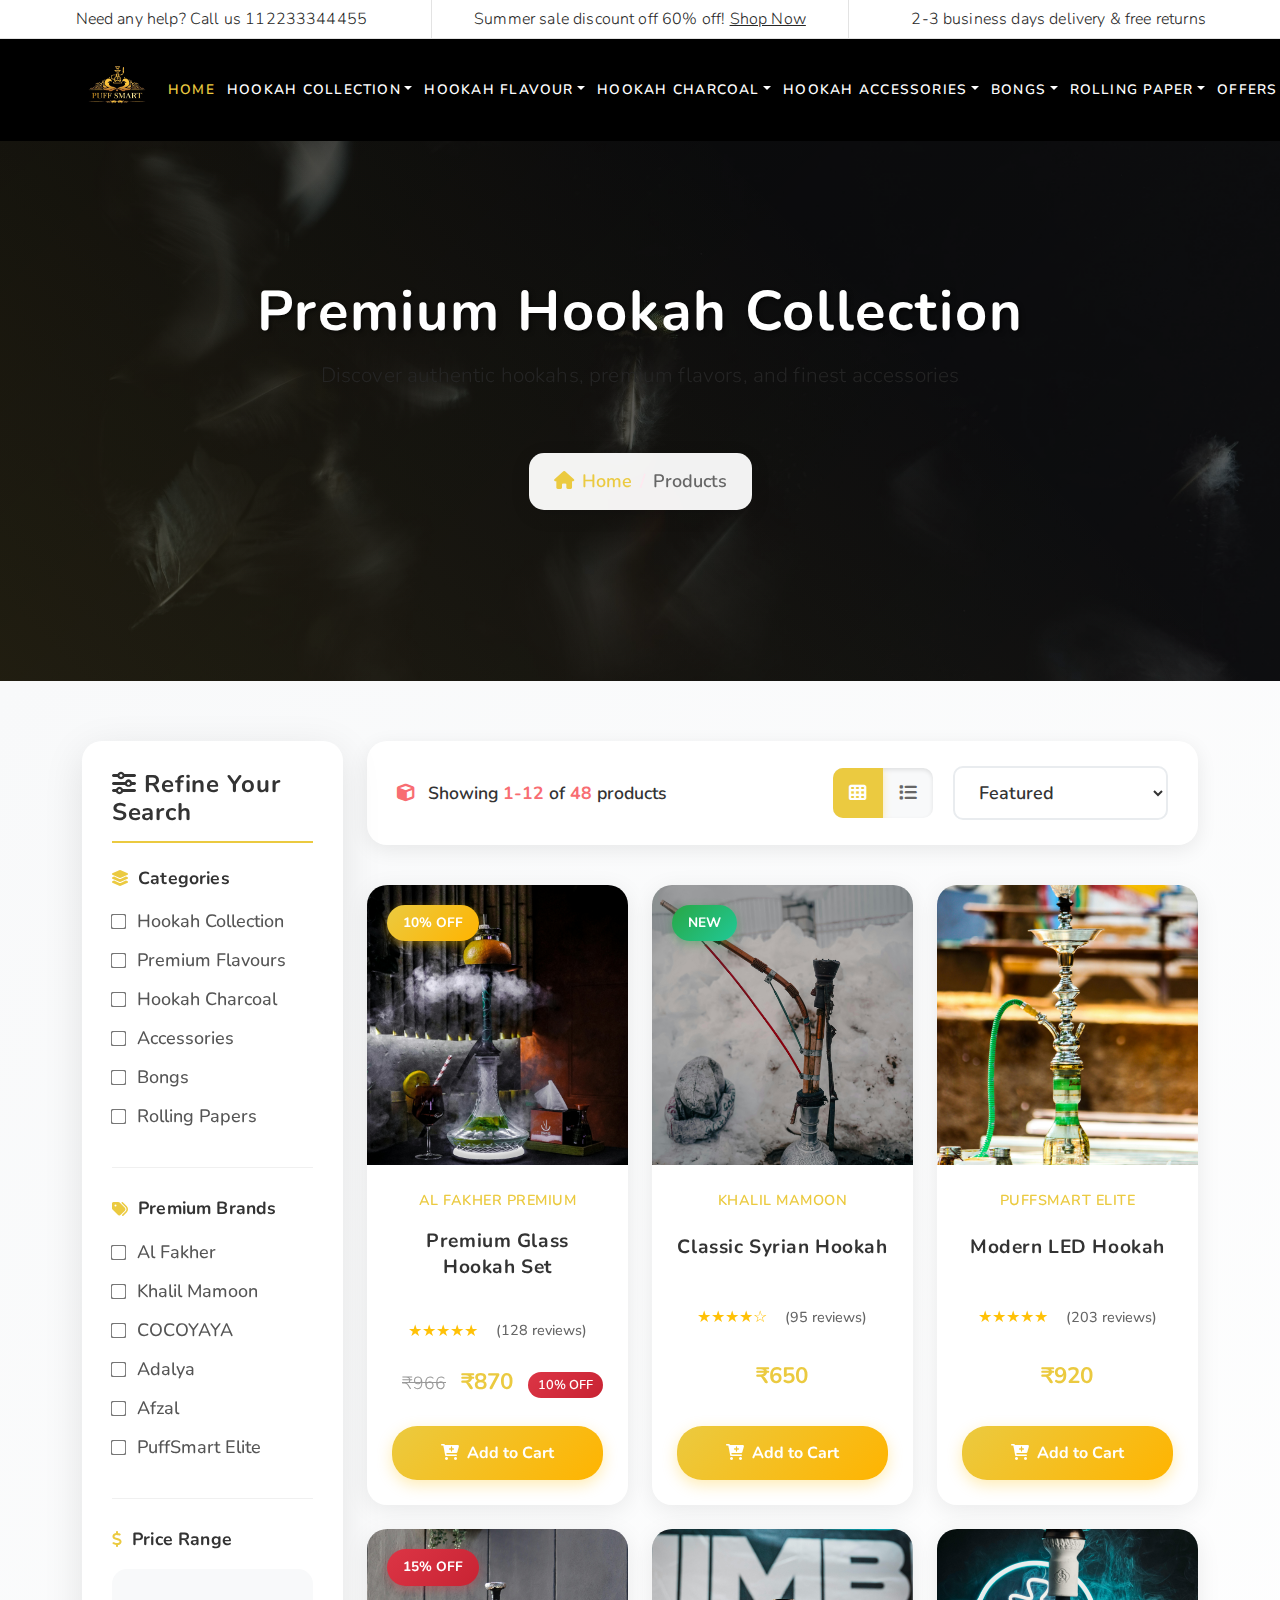
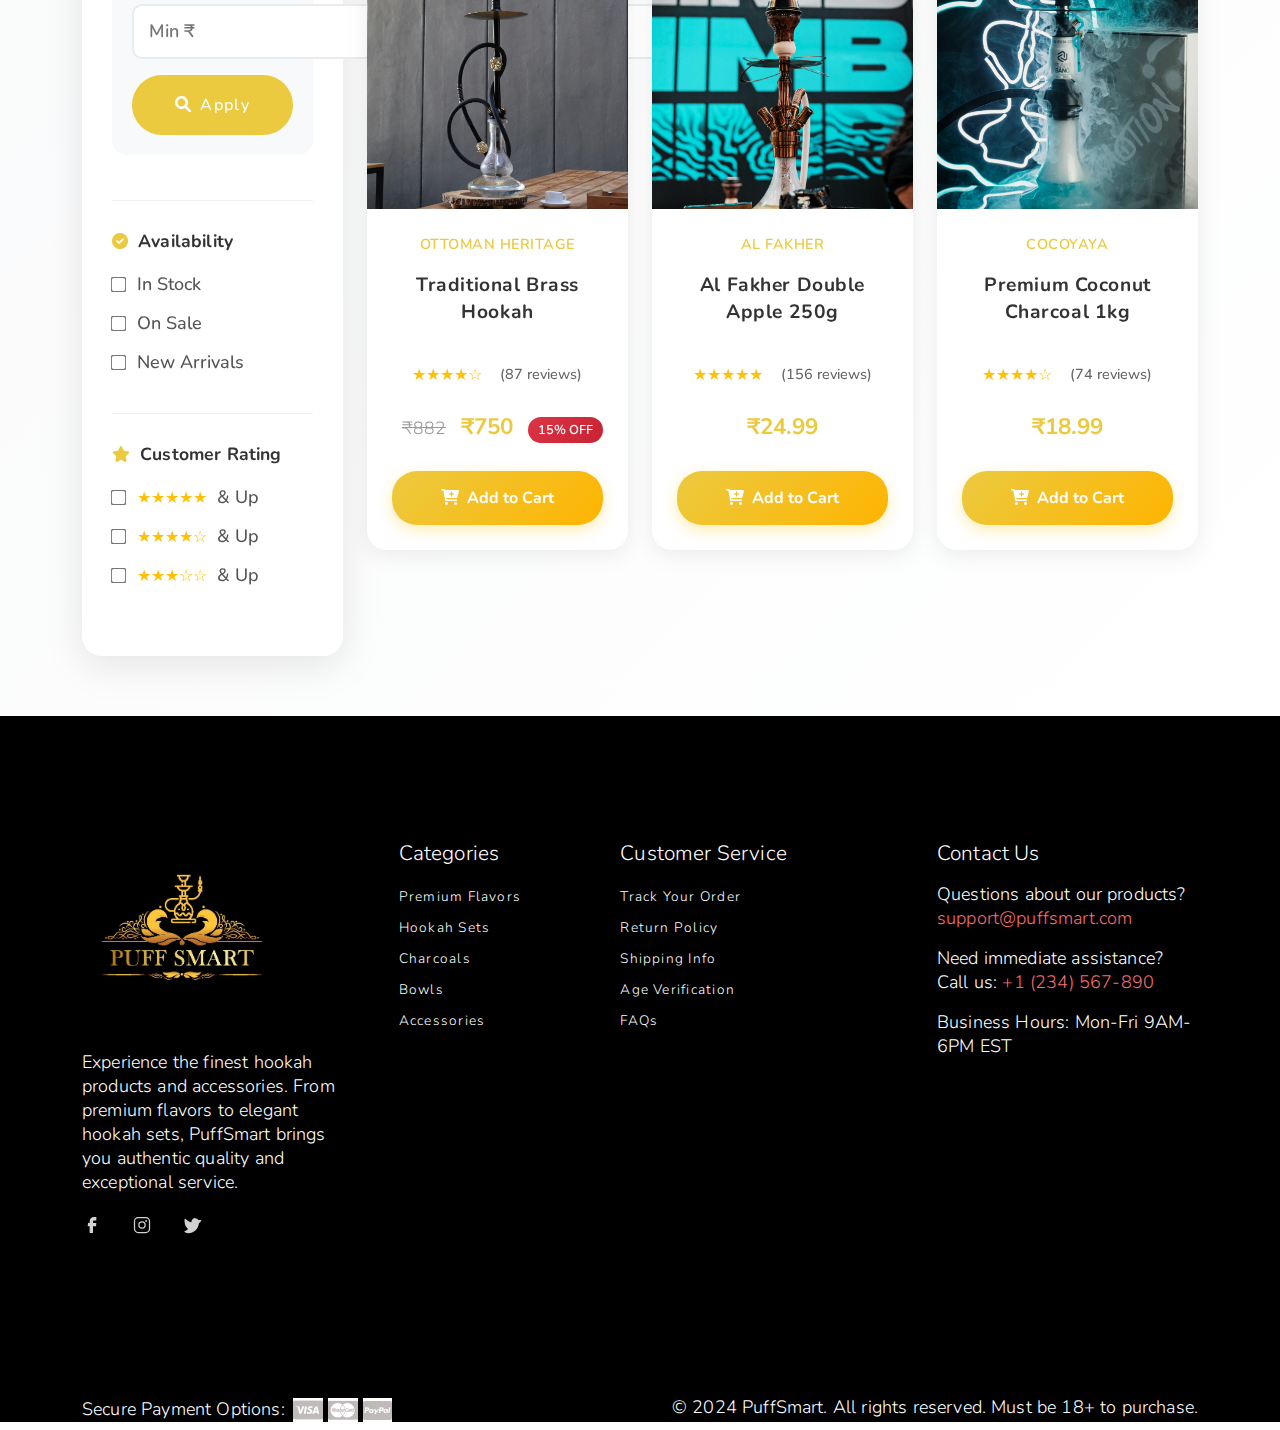
<file: category.html>
<!DOCTYPE html>
<html>

<head>
  <title>Premium Hookah Collection - Puff Smart</title>
  <meta charset="utf-8">
  <meta http-equiv="X-UA-Compatible" content="IE=edge">
  <meta name="viewport" content="width=device-width, initial-scale=1.0">
  <meta name="format-detection" content="telephone=no">
  <meta name="apple-mobile-web-app-capable" content="yes">
  <meta name="author" content="">
  <meta name="keywords" content="">
  <meta name="description" content="">
  <link href="https://cdn.jsdelivr.net/npm/bootstrap@5.3.3/dist/css/bootstrap.min.css" rel="stylesheet"
    integrity="sha384-QWTKZyjpPEjISv5WaRU9OFeRpok6YctnYmDr5pNlyT2bRjXh0JMhjY6hW+ALEwIH" crossorigin="anonymous">
  <link rel="stylesheet" type="text/css" href="style.css">
  <link rel="stylesheet" href="https://cdn.jsdelivr.net/npm/swiper@9/swiper-bundle.min.css" />
  <link rel="preconnect" href="https://fonts.googleapis.com">
  <link rel="preconnect" href="https://fonts.gstatic.com" crossorigin>
  <link href="https://fonts.googleapis.com/css2?family=Nunito:ital,wght@0,200..1000;1,200..1000&display=swap"
    rel="stylesheet">
  <link rel="stylesheet" href="https://cdnjs.cloudflare.com/ajax/libs/font-awesome/6.0.0/css/all.min.css">
  
  <style>
    /* Premium Category Page Styles */
    .hero-section {
      background: linear-gradient(135deg, rgba(0,0,0,0.7), rgba(0,0,0,0.5)), 
                  url('images/landing/banner-bg.jpg') center/cover;
      height: 60vh;
      display: flex;
      align-items: center;
      justify-content: center;
      text-align: center;
      color: white;
      position: relative;
      overflow: hidden;
    }
    
    .hero-section::before {
      content: '';
      position: absolute;
      top: 0;
      left: 0;
      right: 0;
      bottom: 0;
      background: linear-gradient(45deg, var(--gold-color) 0%, transparent 70%);
      opacity: 0.1;
    }
    
    .hero-content {
      position: relative;
      z-index: 2;
    }
    
    .hero-title {
      font-size: 3.5rem;
      font-weight: 700;
      margin-bottom: 1rem;
      text-shadow: 2px 2px 4px rgba(0,0,0,0.5);
    }
    
    .hero-subtitle {
      font-size: 1.3rem;
      margin-bottom: 2rem;
      opacity: 0.9;
    }
    
    .breadcrumb-container {
      background: rgba(255,255,255,0.95);
      backdrop-filter: blur(10px);
      border-radius: 15px;
      padding: 15px 25px;
      margin: 2rem 0;
      box-shadow: 0 5px 20px rgba(0,0,0,0.1);
    }
    
    .breadcrumb {
      background: transparent;
      margin: 0;
      padding: 0;
    }
    
    .breadcrumb-item a {
      color: var(--gold-color);
      text-decoration: none;
      font-weight: 600;
      transition: color 0.3s ease;
    }
    
    .breadcrumb-item a:hover {
      color: #333;
    }
    
    .breadcrumb-item.active {
      color: #666;
      font-weight: 600;
    }

    /* Products Section */
    .products-section {
      padding: 60px 0;
      background: linear-gradient(135deg, #f8f9fa 0%, #ffffff 100%);
    }

    /* Enhanced Filters Sidebar */
    .filters-sidebar {
      background: white;
      border-radius: 20px;
      padding: 30px;
      box-shadow: 0 10px 40px rgba(0, 0, 0, 0.1);
      position: sticky;
      top: 20px;
      height: fit-content;
    }
    
    .filters-title {
      font-size: 1.5rem;
      font-weight: 700;
      color: #333;
      margin-bottom: 25px;
      padding-bottom: 15px;
      border-bottom: 2px solid var(--gold-color);
      position: relative;
    }
    
    .filters-title::after {
      content: '';
      position: absolute;
      bottom: -2px;
      left: 0;
      width: 50px;
      height: 2px;
      background: var(--gold-color);
    }

    .filter-section {
      margin-bottom: 30px;
      padding-bottom: 25px;
      border-bottom: 1px solid #f0f0f0;
    }

    .filter-section:last-child {
      border-bottom: none;
      margin-bottom: 0;
    }

    .filter-title {
      font-weight: 700;
      font-size: 1.1rem;
      margin-bottom: 20px;
      color: #333;
      display: flex;
      align-items: center;
      gap: 10px;
    }
    
    .filter-title i {
      color: var(--gold-color);
      font-size: 1rem;
    }

    .filter-option {
      margin-bottom: 12px;
      transition: all 0.3s ease;
    }
    
    .filter-option:hover {
      background: #f8f9fa;
      border-radius: 8px;
      padding: 5px 10px;
      margin: 5px -10px;
    }

    .filter-option input[type="checkbox"],
    .filter-option input[type="radio"] {
      margin-right: 12px;
      transform: scale(1.2);
      accent-color: var(--gold-color);
    }

    .filter-option label {
      font-weight: 500;
      margin-bottom: 0;
      cursor: pointer;
      display: flex;
      align-items: center;
      color: #555;
      transition: color 0.3s ease;
    }
    
    .filter-option label:hover {
      color: var(--gold-color);
    }

    /* Price Range Slider */
    .price-range-container {
      background: #f8f9fa;
      border-radius: 15px;
      padding: 20px;
      margin: 20px 0;
    }

    .price-inputs {
      display: flex;
      gap: 15px;
      margin-top: 15px;
    }

    .price-inputs input {
      flex: 1;
      padding: 12px 15px;
      border: 2px solid #e9ecef;
      border-radius: 10px;
      font-weight: 600;
      transition: border-color 0.3s ease;
    }
    
    .price-inputs input:focus {
      border-color: var(--gold-color);
      outline: none;
      box-shadow: 0 0 0 0.2rem rgba(255, 193, 7, 0.25);
    }

    /* Active Filters */
    .active-filters {
      background: linear-gradient(135deg, #f8f9fa, #e9ecef);
      border-radius: 15px;
      padding: 20px;
      margin-bottom: 25px;
    }

    .filter-tags {
      display: flex;
      flex-wrap: wrap;
      gap: 10px;
      margin-bottom: 15px;
    }

    .filter-tag {
      background: linear-gradient(135deg, var(--gold-color), #ffb400);
      color: white;
      padding: 8px 16px;
      border-radius: 25px;
      font-size: 0.9rem;
      font-weight: 600;
      display: flex;
      align-items: center;
      gap: 8px;
      box-shadow: 0 3px 10px rgba(255, 193, 7, 0.3);
      transition: all 0.3s ease;
    }
    
    .filter-tag:hover {
      transform: translateY(-2px);
      box-shadow: 0 5px 15px rgba(255, 193, 7, 0.4);
    }

    .filter-tag .remove-tag {
      cursor: pointer;
      font-weight: bold;
      font-size: 1.1rem;
      transition: transform 0.2s ease;
    }
    
    .filter-tag .remove-tag:hover {
      transform: scale(1.3);
    }

    .clear-filters {
      background: linear-gradient(135deg, #dc3545, #c82333);
      border: none;
      color: white;
      padding: 10px 20px;
      border-radius: 25px;
      font-weight: 600;
      transition: all 0.3s ease;
      box-shadow: 0 3px 10px rgba(220, 53, 69, 0.3);
    }

    .clear-filters:hover {
      transform: translateY(-2px);
      box-shadow: 0 5px 15px rgba(220, 53, 69, 0.4);
      color: white;
    }

    /* Products Header */
    .products-header {
      background: white;
      border-radius: 20px;
      padding: 25px 30px;
      margin-bottom: 40px;
      box-shadow: 0 5px 20px rgba(0, 0, 0, 0.08);
      display: flex;
      justify-content: space-between;
      align-items: center;
      flex-wrap: wrap;
      gap: 20px;
    }

    .products-count {
      font-weight: 600;
      font-size: 1.1rem;
      color: #333;
    }

    .products-controls {
      display: flex;
      gap: 20px;
      align-items: center;
    }

    .view-toggle {
      display: flex;
      background: #f8f9fa;
      border-radius: 10px;
      overflow: hidden;
      box-shadow: inset 0 2px 4px rgba(0,0,0,0.1);
    }

    .view-toggle button {
      background: transparent;
      border: none;
      padding: 12px 16px;
      cursor: pointer;
      transition: all 0.3s ease;
      color: #666;
      font-size: 1.1rem;
    }

    .view-toggle button.active {
      background: var(--gold-color);
      color: white;
      box-shadow: 0 2px 8px rgba(255, 193, 7, 0.3);
    }

    .sort-dropdown select {
      padding: 12px 20px;
      border: 2px solid #e9ecef;
      border-radius: 10px;
      background: white;
      font-weight: 600;
      color: #333;
      cursor: pointer;
      transition: border-color 0.3s ease;
    }
    
    .sort-dropdown select:focus {
      border-color: var(--gold-color);
      outline: none;
    }

    /* Enhanced Product Cards */
    .product-card {
      background: white;
      border-radius: 20px;
      overflow: hidden;
      margin-bottom: 30px;
      box-shadow: 0 5px 25px rgba(0, 0, 0, 0.08);
      transition: all 0.4s ease;
      position: relative;
      height: 100%;
      display: flex;
      flex-direction: column;
    }

    .product-card:hover {
      transform: translateY(-10px);
      box-shadow: 0 20px 40px rgba(0, 0, 0, 0.15);
    }

    .product-badge {
      position: absolute;
      top: 20px;
      left: 20px;
      background: linear-gradient(135deg, var(--gold-color), #ffb400);
      color: white;
      padding: 8px 16px;
      border-radius: 20px;
      font-size: 0.85rem;
      font-weight: 700;
      z-index: 3;
      box-shadow: 0 3px 10px rgba(255, 193, 7, 0.4);
    }

    .product-badge.sale {
      background: linear-gradient(135deg, #dc3545, #c82333);
      box-shadow: 0 3px 10px rgba(220, 53, 69, 0.4);
    }

    .product-badge.new {
      background: linear-gradient(135deg, #28a745, #20c997);
      box-shadow: 0 3px 10px rgba(40, 167, 69, 0.4);
    }

    .product-image {
      position: relative;
      overflow: hidden;
      height: 280px;
      background: linear-gradient(135deg, #f8f9fa, #e9ecef);
    }

    .product-image img {
      width: 100%;
      height: 100%;
      object-fit: cover;
      transition: transform 0.4s ease;
    }

    .product-card:hover .product-image img {
      transform: scale(1.1);
    }

    .product-actions {
      position: absolute;
      top: 50%;
      left: 50%;
      transform: translate(-50%, -50%);
      display: flex;
      gap: 15px;
      opacity: 0;
      transition: opacity 0.3s ease;
    }

    .product-card:hover .product-actions {
      opacity: 1;
    }

    .action-btn {
      width: 45px;
      height: 45px;
      background: rgba(255,255,255,0.95);
      border: none;
      border-radius: 50%;
      display: flex;
      align-items: center;
      justify-content: center;
      cursor: pointer;
      transition: all 0.3s ease;
      color: #333;
      box-shadow: 0 5px 15px rgba(0,0,0,0.2);
    }

    .action-btn:hover {
      background: var(--gold-color);
      color: white;
      transform: translateY(-3px);
    }

    .product-info {
      padding: 25px;
      text-align: center;
      flex: 1;
      display: flex;
      flex-direction: column;
      justify-content: space-between;
    }

    .product-category {
      color: var(--gold-color);
      font-size: 0.9rem;
      font-weight: 600;
      margin-bottom: 10px;
      text-transform: uppercase;
      letter-spacing: 0.5px;
    }

    .product-title {
      font-weight: 700;
      font-size: 1.2rem;
      margin-bottom: 15px;
      color: #333;
      line-height: 1.4;
    }

    .product-title a {
      text-decoration: none;
      color: inherit;
      transition: color 0.3s ease;
    }

    .product-title a:hover {
      color: var(--gold-color);
    }

    .product-rating {
      display: flex;
      justify-content: center;
      align-items: center;
      gap: 8px;
      margin-bottom: 15px;
    }

    .rating-stars {
      color: #ffc107;
      font-size: 1rem;
    }

    .rating-count {
      color: #666;
      font-size: 0.9rem;
      font-weight: 500;
    }

    .product-price {
      margin-bottom: 20px;
    }

    .current-price {
      font-weight: 700;
      font-size: 1.4rem;
      color: var(--gold-color);
    }

    .original-price {
      text-decoration: line-through;
      color: #999;
      margin-right: 10px;
      font-size: 1.1rem;
    }

    .discount-percentage {
      background: linear-gradient(135deg, #dc3545, #c82333);
      color: white;
      padding: 4px 10px;
      border-radius: 15px;
      font-size: 0.8rem;
      font-weight: 600;
      margin-left: 10px;
    }

    .add-to-cart-btn {
      background: linear-gradient(135deg, var(--gold-color), #ffb400);
      color: white;
      border: none;
      padding: 15px 25px;
      border-radius: 25px;
      font-weight: 700;
      font-size: 1rem;
      transition: all 0.3s ease;
      width: 100%;
      box-shadow: 0 5px 15px rgba(255, 193, 7, 0.3);
      position: relative;
      overflow: hidden;
    }

    .add-to-cart-btn:hover {
      background: linear-gradient(135deg, #000, #333);
      transform: translateY(-2px);
      box-shadow: 0 8px 20px rgba(0, 0, 0, 0.3);
      color: white;
    }

    .add-to-cart-btn::before {
      content: '';
      position: absolute;
      top: 0;
      left: -100%;
      width: 100%;
      height: 100%;
      background: linear-gradient(90deg, transparent, rgba(255,255,255,0.2), transparent);
      transition: left 0.5s ease;
    }

    .add-to-cart-btn:hover::before {
      left: 100%;
    }

    /* List View */
    .product-card.list-view {
      display: flex;
      flex-direction: row;
      padding: 25px;
      border-radius: 20px;
    }

    .product-card.list-view .product-image {
      width: 250px;
      height: 200px;
      margin-right: 25px;
      border-radius: 15px;
      overflow: hidden;
    }

    .product-card.list-view .product-info {
      flex: 1;
      text-align: left;
      padding: 0;
    }

    .product-card.list-view .add-to-cart-btn {
      width: auto;
      align-self: flex-start;
      margin-top: auto;
    }

    /* Enhanced Pagination */
    .pagination-wrapper {
      display: flex;
      justify-content: center;
      margin-top: 60px;
    }

    .pagination .page-link {
      color: #333;
      border: 2px solid #e9ecef;
      padding: 12px 18px;
      margin: 0 5px;
      border-radius: 10px;
      font-weight: 600;
      transition: all 0.3s ease;
    }

    .pagination .page-link:hover {
      background: var(--gold-color);
      border-color: var(--gold-color);
      color: white;
      transform: translateY(-2px);
      box-shadow: 0 5px 15px rgba(255, 193, 7, 0.3);
    }

    .pagination .page-item.active .page-link {
      background: var(--gold-color);
      border-color: var(--gold-color);
      color: white;
      box-shadow: 0 5px 15px rgba(255, 193, 7, 0.3);
    }

    /* Mobile Filter Toggle */
    .mobile-filter-toggle {
      display: none;
      background: linear-gradient(135deg, var(--gold-color), #ffb400);
      color: white;
      border: none;
      padding: 15px 25px;
      border-radius: 15px;
      margin-bottom: 30px;
      width: 100%;
      font-weight: 700;
      font-size: 1.1rem;
      box-shadow: 0 5px 15px rgba(255, 193, 7, 0.3);
      transition: all 0.3s ease;
    }

    .mobile-filter-toggle:hover {
      transform: translateY(-2px);
      box-shadow: 0 8px 20px rgba(255, 193, 7, 0.4);
    }

    /* Loading Animation */
    .products-loading {
      display: none;
      text-align: center;
      padding: 60px;
    }

    .loading-spinner {
      display: inline-block;
      width: 50px;
      height: 50px;
      border: 4px solid #f3f3f3;
      border-top: 4px solid var(--gold-color);
      border-radius: 50%;
      animation: spin 1s linear infinite;
    }

    @keyframes spin {
      0% { transform: rotate(0deg); }
      100% { transform: rotate(360deg); }
    }

    /* Responsive Design */
    @media (max-width: 1199.98px) {
      .hero-title {
        font-size: 3rem;
      }
    }

    @media (max-width: 991.98px) {
      .mobile-filter-toggle {
        display: block;
      }

      .filters-sidebar {
        display: none;
        position: static;
        margin-bottom: 30px;
      }

      .filters-sidebar.show {
        display: block;
      }

      .products-header {
        flex-direction: column;
        text-align: center;
      }

      .hero-title {
        font-size: 2.5rem;
      }

      .hero-subtitle {
        font-size: 1.1rem;
      }
    }

    @media (max-width: 767.98px) {
      .hero-section {
        height: 50vh;
      }

      .hero-title {
        font-size: 2rem;
      }

      .hero-subtitle {
        font-size: 1rem;
      }

      .product-card.list-view {
        flex-direction: column;
      }

      .product-card.list-view .product-image {
        width: 100%;
        height: 250px;
        margin-right: 0;
        margin-bottom: 20px;
      }

      .product-card.list-view .product-info {
        text-align: center;
      }

      .product-card.list-view .add-to-cart-btn {
        width: 100%;
      }

      .view-toggle {
        display: none;
      }

      .filters-sidebar {
        padding: 20px;
      }

      .product-image {
        height: 220px;
      }
    }

    @media (max-width: 575.98px) {
      .hero-title {
        font-size: 1.8rem;
      }

      .products-section {
        padding: 40px 0;
      }

      .product-info {
        padding: 20px;
      }

      .breadcrumb-container {
        padding: 10px 15px;
        margin: 1rem 0;
      }
    }

    /* Custom Scrollbar */
    .filters-sidebar::-webkit-scrollbar {
      width: 6px;
    }

    .filters-sidebar::-webkit-scrollbar-track {
      background: #f1f1f1;
      border-radius: 10px;
    }

    .filters-sidebar::-webkit-scrollbar-thumb {
      background: var(--gold-color);
      border-radius: 10px;
    }

    .filters-sidebar::-webkit-scrollbar-thumb:hover {
      background: #ffa000;
    }
  </style>
</head>

<body>
      <svg xmlns="http://www.w3.org/2000/svg" style="display: none;">
      <symbol id="search" xmlns="http://www.w3.org/2000/symbolsvg" viewBox="0 0 24 24">
        <path fill="currentColor" fill-rule="evenodd"
          d="M11.5 2.75a8.75 8.75 0 1 0 0 17.5a8.75 8.75 0 0 0 0-17.5M1.25 11.5c0-5.66 4.59-10.25 10.25-10.25S21.75 5.84 21.75 11.5c0 2.56-.939 4.902-2.491 6.698l3.271 3.272a.75.75 0 1 1-1.06 1.06l-3.272-3.271A10.21 10.21 0 0 1 11.5 21.75c-5.66 0-10.25-4.59-10.25-10.25"
          clip-rule="evenodd" />
      </symbol>
      <symbol id="user" xmlns="http://www.w3.org/2000/svg" viewBox="0 0 24 24">
        <path fill="currentColor" fill-rule="evenodd"
          d="M12 1.25a4.75 4.75 0 1 0 0 9.5a4.75 4.75 0 0 0 0-9.5M8.75 6a3.25 3.25 0 1 1 6.5 0a3.25 3.25 0 0 1-6.5 0M12 12.25c-2.313 0-4.445.526-6.024 1.414C4.42 14.54 3.25 15.866 3.25 17.5v.102c-.001 1.162-.002 2.62 1.277 3.662c.629.512 1.51.877 2.7 1.117c1.192.242 2.747.369 4.773.369s3.58-.127 4.774-.369c1.19-.24 2.07-.605 2.7-1.117c1.279-1.042 1.277-2.5 1.276-3.662V17.5c0-1.634-1.17-2.96-2.725-3.836c-1.58-.888-3.711-1.414-6.025-1.414M4.75 17.5c0-.851.622-1.775 1.961-2.528c1.316-.74 3.184-1.222 5.29-1.222c2.104 0 3.972.482 5.288 1.222c1.34.753 1.961 1.677 1.961 2.528c0 1.308-.04 2.044-.724 2.6c-.37.302-.99.597-2.05.811c-1.057.214-2.502.339-4.476.339c-1.974 0-3.42-.125-4.476-.339c-1.06-.214-1.68-.509-2.05-.81c-.684-.557-.724-1.293-.724-2.601"
          clip-rule="evenodd" />
      </symbol>
      <symbol id="heart" xmlns="http://www.w3.org/2000/svg" viewBox="0 0 24 24">
        <path fill="currentColor" fill-rule="evenodd"
          d="M5.624 4.424C3.965 5.182 2.75 6.986 2.75 9.137c0 2.197.9 3.891 2.188 5.343c1.063 1.196 2.349 2.188 3.603 3.154c.298.23.594.459.885.688c.526.415.995.778 1.448 1.043c.452.264.816.385 1.126.385c.31 0 .674-.12 1.126-.385c.453-.265.922-.628 1.448-1.043c.29-.23.587-.458.885-.687c1.254-.968 2.54-1.959 3.603-3.155c1.289-1.452 2.188-3.146 2.188-5.343c0-2.15-1.215-3.955-2.874-4.713c-1.612-.737-3.778-.542-5.836 1.597a.75.75 0 0 1-1.08 0C9.402 3.882 7.236 3.687 5.624 4.424M12 4.46C9.688 2.39 7.099 2.1 5 3.059C2.786 4.074 1.25 6.426 1.25 9.138c0 2.665 1.11 4.699 2.567 6.339c1.166 1.313 2.593 2.412 3.854 3.382c.286.22.563.434.826.642c.513.404 1.063.834 1.62 1.16c.557.325 1.193.59 1.883.59s1.326-.265 1.883-.59c.558-.326 1.107-.756 1.62-1.16a78.6 78.6 0 0 1 .826-.642c1.26-.97 2.688-2.07 3.854-3.382c1.457-1.64 2.567-3.674 2.567-6.339c0-2.712-1.535-5.064-3.75-6.077c-2.099-.96-4.688-.67-7 1.399"
          clip-rule="evenodd" />
      </symbol>
      <symbol id="cart" xmlns="http://www.w3.org/2000/svg" viewBox="0 0 24 24">
        <path fill="currentColor" fill-rule="evenodd"
          d="M2.249 2.292a.75.75 0 1 0-.498 1.416l.262.091c.667.235 1.106.39 1.429.549c.303.149.437.27.525.398c.09.132.16.314.2.677c.04.38.041.875.041 1.615V9.76c0 1.453.014 2.5.151 3.3c.146.854.438 1.466.985 2.042c.594.627 1.346.9 2.243 1.026c.858.122 1.948.122 3.293.122h5.406c.742 0 1.366 0 1.87-.062c.537-.065 1.025-.209 1.452-.556c.426-.348.665-.797.837-1.309c.163-.482.289-1.093.439-1.82l.508-2.469l.002-.005l.01-.052c.165-.825.303-1.519.338-2.077c.036-.586-.031-1.164-.413-1.66c-.235-.306-.565-.479-.866-.584a4.617 4.617 0 0 0-1.002-.21c-.687-.076-1.522-.076-2.34-.076H5.667a5.932 5.932 0 0 0-.01-.108c-.054-.497-.17-.95-.453-1.362c-.284-.416-.662-.682-1.102-.899c-.412-.202-.936-.386-1.553-.603zm3.46 4.578h11.38c.856 0 1.61.001 2.205.067c.296.034.517.08.672.134a.56.56 0 0 1 .176.086c.062.082.128.23.102.651c-.027.444-.143 1.036-.321 1.926v.002l-.5 2.42c-.16.783-.27 1.303-.399 1.688c-.123.366-.239.523-.364.625c-.125.102-.303.184-.685.23c-.404.05-.935.051-1.734.051h-5.303c-1.417 0-2.4-.002-3.14-.107c-.716-.101-1.093-.285-1.366-.573c-.32-.338-.493-.668-.595-1.263c-.11-.65-.129-1.558-.129-3.047zM7.5 21.75a2.25 2.25 0 1 1 0-4.5a2.25 2.25 0 0 1 0 4.5m-.75-2.25a.75.75 0 1 0 1.5 0a.75.75 0 0 0-1.5 0m9.75 2.25a2.25 2.25 0 1 1 0-4.5a2.25 2.25 0 0 1 0 4.5m-.75-2.25a.75.75 0 1 0 1.5 0a.75.75 0 0 0-1.5 0"
          clip-rule="evenodd" />
      </symbol>
      <symbol xmlns="http://www.w3.org/2000/svg" id="alt-arrow-right-outline" viewBox="0 0 24 24">
        <path fill="currentColor" fill-rule="evenodd"
          d="M8.512 4.43a.75.75 0 0 1 1.057.082l6 7a.75.75 0 0 1 0 .976l-6 7a.75.75 0 0 1-1.138-.976L14.012 12L8.431 5.488a.75.75 0 0 1 .08-1.057"
          clip-rule="evenodd" />
      </symbol>
      <symbol xmlns="http://www.w3.org/2000/svg" id="alt-arrow-left-outline" viewBox="0 0 24 24">
        <path fill="currentColor" fill-rule="evenodd"
          d="M15.488 4.43a.75.75 0 0 1 .081 1.058L9.988 12l5.581 6.512a.75.75 0 1 1-1.138.976l-6-7a.75.75 0 0 1 0-.976l6-7a.75.75 0 0 1 1.057-.081"
          clip-rule="evenodd" />
      </symbol>
      <symbol xmlns="http://www.w3.org/2000/svg" id="cart-outline" viewBox="0 0 16 16">
        <path
          d="M0 1.5A.5.5 0 0 1 .5 1H2a.5.5 0 0 1 .485.379L2.89 3H14.5a.5.5 0 0 1 .49.598l-1 5a.5.5 0 0 1-.465.401l-9.397.472L4.415 11H13a.5.5 0 0 1 0 1H4a.5.5 0 0 1-.491-.408L2.01 3.607 1.61 2H.5a.5.5 0 0 1-.5-.5zM3.102 4l.84 4.479 9.144-.459L13.89 4H3.102zM5 12a2 2 0 1 0 0 4 2 2 0 0 0 0-4zm7 0a2 2 0 1 0 0 4 2 2 0 0 0 0-4zm-7 1a1 1 0 1 1 0 2 1 1 0 0 1 0-2zm7 0a1 1 0 1 1 0 2 1 1 0 0 1 0-2z" />
      </symbol>
      <symbol xmlns="http://www.w3.org/2000/svg" id="quality" viewBox="0 0 16 16">
        <path
          d="M9.669.864 8 0 6.331.864l-1.858.282-.842 1.68-1.337 1.32L2.6 6l-.306 1.854 1.337 1.32.842 1.68 1.858.282L8 12l1.669-.864 1.858-.282.842-1.68 1.337-1.32L13.4 6l.306-1.854-1.337-1.32-.842-1.68L9.669.864zm1.196 1.193.684 1.365 1.086 1.072L12.387 6l.248 1.506-1.086 1.072-.684 1.365-1.51.229L8 10.874l-1.355-.702-1.51-.229-.684-1.365-1.086-1.072L3.614 6l-.25-1.506 1.087-1.072.684-1.365 1.51-.229L8 1.126l1.356.702 1.509.229z" />
        <path d="M4 11.794V16l4-1 4 1v-4.206l-2.018.306L8 13.126 6.018 12.1 4 11.794z" />
      </symbol>
      <symbol xmlns="http://www.w3.org/2000/svg" id="price-tag" viewBox="0 0 16 16">
        <path d="M6 4.5a1.5 1.5 0 1 1-3 0 1.5 1.5 0 0 1 3 0zm-1 0a.5.5 0 1 0-1 0 .5.5 0 0 0 1 0z" />
        <path
          d="M2 1h4.586a1 1 0 0 1 .707.293l7 7a1 1 0 0 1 0 1.414l-4.586 4.586a1 1 0 0 1-1.414 0l-7-7A1 1 0 0 1 1 6.586V2a1 1 0 0 1 1-1zm0 5.586 7 7L13.586 9l-7-7H2v4.586z" />
      </symbol>
      <symbol xmlns="http://www.w3.org/2000/svg" id="shield-plus" viewBox="0 0 16 16">
        <path
          d="M5.338 1.59a61.44 61.44 0 0 0-2.837.856.481.481 0 0 0-.328.39c-.554 4.157.726 7.19 2.253 9.188a10.725 10.725 0 0 0 2.287 2.233c.346.244.652.42.893.533.12.057.218.095.293.118a.55.55 0 0 0 .101.025.615.615 0 0 0 .1-.025c.076-.023.174-.061.294-.118.24-.113.547-.29.893-.533a10.726 10.726 0 0 0 2.287-2.233c1.527-1.997 2.807-5.031 2.253-9.188a.48.48 0 0 0-.328-.39c-.651-.213-1.75-.56-2.837-.855C9.552 1.29 8.531 1.067 8 1.067c-.53 0-1.552.223-2.662.524zM5.072.56C6.157.265 7.31 0 8 0s1.843.265 2.928.56c1.11.3 2.229.655 2.887.87a1.54 1.54 0 0 1 1.044 1.262c.596 4.477-.787 7.795-2.465 9.99a11.775 11.775 0 0 1-2.517 2.453 7.159 7.159 0 0 1-1.048.625c-.28.132-.581.24-.829.24s-.548-.108-.829-.24a7.158 7.158 0 0 1-1.048-.625 11.777 11.777 0 0 1-2.517-2.453C1.928 10.487.545 7.169 1.141 2.692A1.54 1.54 0 0 1 2.185 1.43 62.456 62.456 0 0 1 5.072.56z" />
        <path
          d="M8 4.5a.5.5 0 0 1 .5.5v1.5H10a.5.5 0 0 1 0 1H8.5V9a.5.5 0 0 1-1 0V7.5H6a.5.5 0 0 1 0-1h1.5V5a.5.5 0 0 1 .5-.5z" />
      </symbol>
      <symbol xmlns="http://www.w3.org/2000/svg" id="star-fill" viewBox="0 0 24 24">
        <path fill="currentColor"
          d="M9.153 5.408C10.42 3.136 11.053 2 12 2c.947 0 1.58 1.136 2.847 3.408l.328.588c.36.646.54.969.82 1.182c.28.213.63.292 1.33.45l.636.144c2.46.557 3.689.835 3.982 1.776c.292.94-.546 1.921-2.223 3.882l-.434.507c-.476.557-.715.836-.822 1.18c-.107.345-.071.717.001 1.46l.066.677c.253 2.617.38 3.925-.386 4.506c-.766.582-1.918.051-4.22-1.009l-.597-.274c-.654-.302-.981-.452-1.328-.452c-.347 0-.674.15-1.328.452l-.596.274c-2.303 1.06-3.455 1.59-4.22 1.01c-.767-.582-.64-1.89-.387-4.507l.066-.676c.072-.744.108-1.116 0-1.46c-.106-.345-.345-.624-.821-1.18l-.434-.508c-1.677-1.96-2.515-2.941-2.223-3.882c.293-.941 1.523-1.22 3.983-1.776l.636-.144c.699-.158 1.048-.237 1.329-.45c.28-.213.46-.536.82-1.182z" />
      </symbol>
      <symbol xmlns="http://www.w3.org/2000/svg" id="star-empty" viewBox="0 0 16 16">
        <path
          d="M2.866 14.85c-.078.444.36.791.746.593l4.39-2.256 4.389 2.256c.386.198.824-.149.746-.592l-.83-4.73 3.522-3.356c.33-.314.16-.888-.282-.95l-4.898-.696L8.465.792a.513.513 0 0 0-.927 0L5.354 5.12l-4.898.696c-.441.062-.612.636-.283.95l3.523 3.356-.83 4.73zm4.905-2.767-3.686 1.894.694-3.957a.565.565 0 0 0-.163-.505L1.71 6.745l4.052-.576a.525.525 0 0 0 .393-.288L8 2.223l1.847 3.658a.525.525 0 0 0 .393.288l4.052.575-2.906 2.77a.565.565 0 0 0-.163.506l.694 3.957-3.686-1.894a.503.503 0 0 0-.461 0z" />
      </symbol>
      <symbol xmlns="http://www.w3.org/2000/svg" id="star-half" viewBox="0 0 16 16">
        <path
          d="M5.354 5.119 7.538.792A.516.516 0 0 1 8 .5c.183 0 .366.097.465.292l2.184 4.327 4.898.696A.537.537 0 0 1 16 6.32a.548.548 0 0 1-.17.445l-3.523 3.356.83 4.73c.078.443-.36.79-.746.592L8 13.187l-4.389 2.256a.52.52 0 0 1-.146.05c-.342.06-.668-.254-.6-.642l.83-4.73L.173 6.765a.55.55 0 0 1-.172-.403.58.58 0 0 1 .085-.302.513.513 0 0 1 .37-.245l4.898-.696zM8 12.027a.5.5 0 0 1 .232.056l3.686 1.894-.694-3.957a.565.565 0 0 1 .162-.505l2.907-2.77-4.052-.576a.525.525 0 0 1-.393-.288L8.001 2.223 8 2.226v9.8z" />
      </symbol>
      <symbol xmlns="http://www.w3.org/2000/svg" id="quote" viewBox="0 0 24 24">
        <path fill="currentColor" d="m15 17l2-4h-4V6h7v7l-2 4h-3Zm-9 0l2-4H4V6h7v7l-2 4H6Z" />
      </symbol>
      <symbol xmlns="http://www.w3.org/2000/svg" id="facebook" viewBox="0 0 24 24">
        <path fill="currentColor"
          d="M9.198 21.5h4v-8.01h3.604l.396-3.98h-4V7.5a1 1 0 0 1 1-1h3v-4h-3a5 5 0 0 0-5 5v2.01h-2l-.396 3.98h2.396v8.01Z" />
      </symbol>
      <symbol xmlns="http://www.w3.org/2000/svg" id="youtube" viewBox="0 0 32 32">
        <path fill="currentColor"
          d="M29.41 9.26a3.5 3.5 0 0 0-2.47-2.47C24.76 6.2 16 6.2 16 6.2s-8.76 0-10.94.59a3.5 3.5 0 0 0-2.47 2.47A36.13 36.13 0 0 0 2 16a36.13 36.13 0 0 0 .59 6.74a3.5 3.5 0 0 0 2.47 2.47c2.18.59 10.94.59 10.94.59s8.76 0 10.94-.59a3.5 3.5 0 0 0 2.47-2.47A36.13 36.13 0 0 0 30 16a36.13 36.13 0 0 0-.59-6.74ZM13.2 20.2v-8.4l7.27 4.2Z" />
      </symbol>
      <symbol xmlns="http://www.w3.org/2000/svg" id="twitter" viewBox="0 0 256 256">
        <path fill="currentColor"
          d="m245.66 77.66l-29.9 29.9C209.72 177.58 150.67 232 80 232c-14.52 0-26.49-2.3-35.58-6.84c-7.33-3.67-10.33-7.6-11.08-8.72a8 8 0 0 1 3.85-11.93c.26-.1 24.24-9.31 39.47-26.84a110.93 110.93 0 0 1-21.88-24.2c-12.4-18.41-26.28-50.39-22-98.18a8 8 0 0 1 13.65-4.92c.35.35 33.28 33.1 73.54 43.72V88a47.87 47.87 0 0 1 14.36-34.3A46.87 46.87 0 0 1 168.1 40a48.66 48.66 0 0 1 41.47 24H240a8 8 0 0 1 5.66 13.66Z" />
      </symbol>
      <symbol xmlns="http://www.w3.org/2000/svg" id="instagram" viewBox="0 0 256 256">
        <path fill="currentColor"
          d="M128 80a48 48 0 1 0 48 48a48.05 48.05 0 0 0-48-48Zm0 80a32 32 0 1 1 32-32a32 32 0 0 1-32 32Zm48-136H80a56.06 56.06 0 0 0-56 56v96a56.06 56.06 0 0 0 56 56h96a56.06 56.06 0 0 0 56-56V80a56.06 56.06 0 0 0-56-56Zm40 152a40 40 0 0 1-40 40H80a40 40 0 0 1-40-40V80a40 40 0 0 1 40-40h96a40 40 0 0 1 40 40ZM192 76a12 12 0 1 1-12-12a12 12 0 0 1 12 12Z" />
      </symbol>
      <symbol xmlns="http://www.w3.org/2000/svg" id="linkedin" viewBox="0 0 24 24">
        <path fill="currentColor"
          d="M6.94 5a2 2 0 1 1-4-.002a2 2 0 0 1 4 .002zM7 8.48H3V21h4V8.48zm6.32 0H9.34V21h3.94v-6.57c0-3.66 4.77-4 4.77 0V21H22v-7.93c0-6.17-7.06-5.94-8.72-2.91l.04-1.68z" />
      </symbol>
      <symbol xmlns="http://www.w3.org/2000/svg" id="nav-icon" viewBox="0 0 16 16">
        <path
          d="M14 10.5a.5.5 0 0 0-.5-.5h-3a.5.5 0 0 0 0 1h3a.5.5 0 0 0 .5-.5zm0-3a.5.5 0 0 0-.5-.5h-7a.5.5 0 0 0 0 1h7a.5.5 0 0 0 .5-.5zm0-3a.5.5 0 0 0-.5-.5h-11a.5.5 0 0 0 0 1h11a.5.5 0 0 0 .5-.5z" />
      </symbol>
      <symbol xmlns="http://www.w3.org/2000/svg" id="close" viewBox="0 0 16 16">
        <path
          d="M2.146 2.854a.5.5 0 1 1 .708-.708L8 7.293l5.146-5.147a.5.5 0 0 1 .708.708L8.707 8l5.147 5.146a.5.5 0 0 1-.708.708L8 8.707l-5.146 5.147a.5.5 0 0 1-.708-.708L7.293 8 2.146 2.854Z" />
      </symbol>
      <symbol xmlns="http://www.w3.org/2000/svg" id="navbar-icon" viewBox="0 0 16 16">
        <path
          d="M14 10.5a.5.5 0 0 0-.5-.5h-3a.5.5 0 0 0 0 1h3a.5.5 0 0 0 .5-.5zm0-3a.5.5 0 0 0-.5-.5h-7a.5.5 0 0 0 0 1h7a.5.5 0 0 0 .5-.5zm0-3a.5.5 0 0 0-.5-.5h-11a.5.5 0 0 0 0 1h11a.5.5 0 0 0 .5-.5z" />
      </symbol>
    </svg>

    <div id="preloader" class="preloader-container">
      <div class="spinner"></div>
    </div>

    <div class="search-popup">
      <div class="search-popup-container">

        <form role="search" method="get" class="search-form" action="">
          <input type="search" id="search-form" class="search-field" placeholder="Type and press enter" value=""
            name="s" />
          <button type="submit" class="search-submit"><svg class="search">
              <use xlink:href="#search"></use>
            </svg></button>
        </form>

      <h5 class="cat-list-title">Browse Categories</h5>
        
        <ul class="cat-list">
          <li class="cat-list-item">
            <a href="category.html" title="Hookah Flavors">Premium Flavors</a>
          </li>
          <li class="cat-list-item">
            <a href="category.html" title="Hookah Sets">Complete Hookah Sets</a>
          </li>
          <li class="cat-list-item">
            <a href="category.html" title="Hookah Bowls">Hookah Bowls</a>
          </li>
          <li class="cat-list-item">
            <a href="category.html" title="Charcoal">Hookah Charcoal</a>
          </li>
          <li class="cat-list-item">
            <a href="category.html" title="Accessories">Hookah Accessories</a>
          </li>
          <li class="cat-list-item">
            <a href="category.html" title="Glass Hookahs">Glass Hookahs</a>
          </li>
          <li class="cat-list-item">
            <a href="category.html" title="Modern Hookahs">Modern LED Hookahs</a>
          </li>
        </ul>

      </div>
    </div>

    <header id="header" class="site-header">

      <div class="top-info border-bottom d-none d-md-block ">
        <div class="container-fluid">
          <div class="row g-0">
            <div class="col-md-4">
              <p class="fs-6 my-2 text-center">Need any help? Call us <a href="tel:112233344455">112233344455</a></p>
            </div>
            <div class="col-md-4 border-start border-end">
              <p class="fs-6 my-2 text-center">Summer sale discount off 60% off! <a class="text-decoration-underline"
                  href="category.html">Shop Now</a></p>
            </div>
            <div class="col-md-4">
              <p class="fs-6 my-2 text-center">2-3 business days delivery & free returns</p>
            </div>
          </div>
        </div>
      </div>

      <nav id="header-nav" class="navbar navbar-expand-lg py-3">
        <div class="container">
          <a class="navbar-brand" href="index.html">
            <img src="images/puffsmartlogo1.jpg" class="logo">
          </a>
          <button class="navbar-toggler d-flex d-lg-none order-3 p-2" type="button" data-bs-toggle="offcanvas"
            data-bs-target="#bdNavbar" aria-controls="bdNavbar" aria-expanded="false" aria-label="Toggle navigation">
            <svg class="navbar-icon">
              <use xlink:href="#navbar-icon"></use>
            </svg>
          </button>
          <div class="offcanvas offcanvas-end" tabindex="-1" id="bdNavbar" aria-labelledby="bdNavbarOffcanvasLabel">
            <div class="offcanvas-header px-4 pb-0">
              <a class="navbar-brand" href="index.html">
                <img src="images/puffsmartlogo1.jpg" class="logo">
              </a>
              <button type="button" class="btn-close btn-close-black" data-bs-dismiss="offcanvas" aria-label="Close"
                data-bs-target="#bdNavbar"></button>
            </div>
            <div class="offcanvas-body">
              <ul id="navbar" class="navbar-nav text-uppercase justify-content-start justify-content-lg-center align-items-start align-items-lg-center flex-grow-1">
                <li class="nav-item">
                  <a class="nav-link me-3 active" href="index.html">Home</a>
                </li>
                
                <li class="nav-item dropdown">
                  <a class="nav-link me-3 dropdown-toggle" data-bs-toggle="dropdown" href="#" role="button" aria-expanded="false">Hookah Collection</a>
                  <ul class="dropdown-menu animate slide border">
                    <li><a href="category.html" class="dropdown-item fw-light">COCOYAYA Hookah</a></li>
                    <li><a href="category.html" class="dropdown-item fw-light">VG Hookah</a></li>
                    <li><a href="category.html" class="dropdown-item fw-light">Thugs Hookah</a></li>
                    <li><a href="category.html" class="dropdown-item fw-light">Dejavu Hookah</a></li>
                    <li><a href="category.html" class="dropdown-item fw-light">MYA Hookah (Original)</a></li>
                  </ul>
                </li>
                
                <li class="nav-item dropdown">
                  <a class="nav-link me-3 dropdown-toggle" data-bs-toggle="dropdown" href="#" role="button" aria-expanded="false">Hookah Flavour</a>
                  <ul class="dropdown-menu animate slide border">
                    <li><a href="category.html" class="dropdown-item fw-light">Puff Smart Herbal Flavour</a></li>
                    <li><a href="category.html" class="dropdown-item fw-light">Extreme</a></li>
                    <li><a href="category.html" class="dropdown-item fw-light">Afzal</a></li>
                    <li><a href="category.html" class="dropdown-item fw-light">Al-Fakher</a></li>
                    <li><a href="category.html" class="dropdown-item fw-light">Adalya</a></li>
                    <li><a href="category.html" class="dropdown-item fw-light">Huffle Puff</a></li>
                    <li><a href="category.html" class="dropdown-item fw-light">Aladdin</a></li>
                    <li><a href="category.html" class="dropdown-item fw-light">Royal</a></li>
                    <li><a href="category.html" class="dropdown-item fw-light">Foggit Paste/Cream</a></li>
                    <li><a href="category.html" class="dropdown-item fw-light">1 Kg. Bucket</a></li>
                  </ul>
                </li>
                
                <li class="nav-item dropdown">
                  <a class="nav-link me-3 dropdown-toggle" data-bs-toggle="dropdown" href="#" role="button" aria-expanded="false">Hookah Charcoal</a>
                  <ul class="dropdown-menu animate slide border">
                    <li class="dropdown-submenu">
                      <a class="dropdown-item dropdown-toggle fw-light" href="#" role="button">Magic Charcoal</a>
                      <ul class="dropdown-menu animate slide border dropdown-subheader ">
                        <li><a href="category.html" class="dropdown-item fw-light">COCOYAYA</a></li>
                        <li><a href="category.html" class="dropdown-item fw-light">Al-Fandi</a></li>
                        <li><a href="category.html" class="dropdown-item fw-light">Mr. Hookah</a></li>
                        <li><a href="category.html" class="dropdown-item fw-light">Magix</a></li>
                        <li><a href="category.html" class="dropdown-item fw-light">TSB Donut</a></li>
                        <li><a href="category.html" class="dropdown-item fw-light">Alsuhana</a></li>
                        <li><a href="category.html" class="dropdown-item fw-light">Fumo</a></li>
                      </ul>
                    </li>
                    <li class="dropdown-submenu">
                      <a class="dropdown-item dropdown-toggle fw-light" href="#" role="button">Coconut Coal</a>
                      <ul class="dropdown-menu animate slide border dropdown-subheader">
                        <li><a href="category.html" class="dropdown-item fw-light">COCOYAYA</a></li>
                        <li><a href="category.html" class="dropdown-item fw-light">COCOBULL</a></li>
                        <li><a href="category.html" class="dropdown-item fw-light">Mr. Coal</a></li>
                        <li><a href="category.html" class="dropdown-item fw-light">Magix</a></li>
                        <li><a href="category.html" class="dropdown-item fw-light">VG Coconut Coal</a></li>
                      </ul>
                    </li>
                  </ul>
                </li>
                
                <li class="nav-item dropdown">
                  <a class="nav-link me-3 dropdown-toggle" data-bs-toggle="dropdown" href="#" role="button" aria-expanded="false">Hookah Accessories</a>
                  <ul class="dropdown-menu animate slide border">
                    <li class="dropdown-submenu">
                      <a class="dropdown-item dropdown-toggle fw-light" href="#" role="button">Hookah Bowl</a>
                      <ul class="dropdown-menu animate slide border">
                        <li><a href="category.html" class="dropdown-item fw-light">Phunnel Bowl</a></li>
                        <li><a href="category.html" class="dropdown-item fw-light">Silicon Bowl</a></li>
                        <li><a href="category.html" class="dropdown-item fw-light">Clay Bowl</a></li>
                      </ul>
                    </li>
                    <li class="dropdown-submenu">
                      <a class="dropdown-item dropdown-toggle fw-light" href="#" role="button">Hookah Pipe</a>
                      <ul class="dropdown-menu animate slide border">
                        <li><a href="category.html" class="dropdown-item fw-light">Silicon Pipe</a></li>
                        <li><a href="category.html" class="dropdown-item fw-light">Disposable Pipe</a></li>
                        <li><a href="category.html" class="dropdown-item fw-light">MYA Hookah Pipe</a></li>
                        <li><a href="category.html" class="dropdown-item fw-light">Leather Coated Pipe</a></li>
                      </ul>
                    </li>
                    <li><a href="category.html" class="dropdown-item fw-light">Heat Management Device</a></li>
                    <li><a href="category.html" class="dropdown-item fw-light">Tong</a></li>
                    <li><a href="category.html" class="dropdown-item fw-light">Hookah Coal Burner</a></li>
                    <li><a href="category.html" class="dropdown-item fw-light">Hookah Foil</a></li>
                    <li><a href="category.html" class="dropdown-item fw-light">Hookah Base</a></li>
                    <li><a href="category.html" class="dropdown-item fw-light">Hookah Grommets</a></li>
                    <li><a href="category.html" class="dropdown-item fw-light">Hookah Starter</a></li>
                    <li><a href="category.html" class="dropdown-item fw-light">Hookah Carrying Cases/Bag</a></li>
                    <li><a href="category.html" class="dropdown-item fw-light">Hookah Mouth Tip/Filter</a></li>
                    <li><a href="category.html" class="dropdown-item fw-light">Other Accessories</a></li>
                  </ul>
                </li>
                
                <li class="nav-item dropdown">
                  <a class="nav-link me-3 dropdown-toggle" data-bs-toggle="dropdown" href="#" role="button" aria-expanded="false">Bongs</a>
                  <ul class="dropdown-menu animate slide border">
                    <li><a href="category.html" class="dropdown-item fw-light">Acrylic Bong</a></li>
                    <li><a href="category.html" class="dropdown-item fw-light">Glass Bong</a></li>
                    <li><a href="category.html" class="dropdown-item fw-light">Shooter</a></li>
                    <li><a href="category.html" class="dropdown-item fw-light">Crusher</a></li>
                    <li><a href="category.html" class="dropdown-item fw-light">Lighter</a></li>
                    <li><a href="category.html" class="dropdown-item fw-light">Accessories</a></li>
                  </ul>
                </li>
                
                <li class="nav-item dropdown">
                  <a class="nav-link me-3 dropdown-toggle" data-bs-toggle="dropdown" href="#" role="button" aria-expanded="false">Rolling Paper</a>
                  <ul class="dropdown-menu animate slide border">
                    <li><a href="category.html" class="dropdown-item fw-light">OCB</a></li>
                    <li><a href="category.html" class="dropdown-item fw-light">VG Rolling Paper</a></li>
                    <li><a href="category.html" class="dropdown-item fw-light">Stagg Rolling Paper</a></li>
                    <li><a href="category.html" class="dropdown-item fw-light">Hornet Rolling Paper</a></li>
                    <li><a href="category.html" class="dropdown-item fw-light">RAW Paper</a></li>
                    <li><a href="category.html" class="dropdown-item fw-light">Bongchie</a></li>
                    <li><a href="category.html" class="dropdown-item fw-light">LIT</a></li>
                    <li><a href="category.html" class="dropdown-item fw-light">Lighter</a></li>
                    <li><a href="category.html" class="dropdown-item fw-light">Accessories</a></li>
                  </ul>
                </li>
              
                <li class="nav-item">
                  <a class="nav-link me-3" href="offers.html">Offers</a>
                </li>
              </ul>
              <div class="user-items d-flex">
                <ul class="d-flex justify-content-end list-unstyled mb-0">
                  <li class="search-item pe-3">
                    <a href="#" class="search-button">
                      <svg class="search">
                        <use xlink:href="#search"></use>
                      </svg>
                    </a>
                  </li>
                  <li class="pe-3">
                    <a href="#" data-bs-toggle="modal" data-bs-target="#exampleModal">
                      <svg class="user">
                        <use xlink:href="#user"></use>
                      </svg>
                    </a>
                    <!-- Modal -->
                    <div class="modal fade" id="exampleModal" tabindex="-1" aria-labelledby="exampleModalLabel"
                      aria-hidden="true">
                      <div class="modal-dialog">
                        <div class="modal-content">
                          <div class="modal-header border-bottom-0">
                            <button type="button" class="btn-close" data-bs-dismiss="modal" aria-label="Close"></button>
                          </div>
                          <div class="modal-body">
                            <div class="tabs-listing">
                              <nav>
                                <div class="nav nav-tabs d-flex justify-content-center" id="nav-tab" role="tablist">
                                  <button class="nav-link text-capitalize active" id="nav-sign-in-tab" data-bs-toggle="tab"
                                    data-bs-target="#nav-sign-in" type="button" role="tab" aria-controls="nav-sign-in"
                                    aria-selected="true">Sign In</button>
                                  <button class="nav-link text-capitalize" id="nav-register-tab" data-bs-toggle="tab"
                                    data-bs-target="#nav-register" type="button" role="tab" aria-controls="nav-register"
                                    aria-selected="false">Register</button>
                                </div>
                              </nav>
                              <div class="tab-content" id="nav-tabContent">
                                <div class="tab-pane fade active show" id="nav-sign-in" role="tabpanel"
                                  aria-labelledby="nav-sign-in-tab">
                                  <div class="form-group py-3">
                                    <label class="mb-2" for="sign-in">Username or email address *</label>
                                    <input type="text" minlength="2" name="username" placeholder="Your Username"
                                      class="form-control w-100 rounded-3 p-3" required>
                                  </div>
                                  <div class="form-group pb-3">
                                    <label class="mb-2" for="sign-in">Password *</label>
                                    <input type="password" minlength="2" name="password" placeholder="Your Password"
                                      class="form-control w-100 rounded-3 p-3" required>
                                  </div>
                                  <label class="py-3">
                                    <input type="checkbox" required="" class="d-inline">
                                    <span class="label-body">Remember me</span>
                                    <span class="label-body"><a href="#" class="fw-bold">Forgot Password</a></span>
                                  </label>
                                  <button type="submit" name="submit" class="btn btn-dark w-100 my-3">Login</button>
                                </div>
                                <div class="tab-pane fade" id="nav-register" role="tabpanel"
                                  aria-labelledby="nav-register-tab">
                                  <div class="form-group py-3">
                                    <label class="mb-2" for="register">Your email address *</label>
                                    <input type="text" minlength="2" name="username" placeholder="Your Email Address"
                                      class="form-control w-100 rounded-3 p-3" required>
                                  </div>
                                  <div class="form-group pb-3">
                                    <label class="mb-2" for="sign-in">Password *</label>
                                    <input type="password" minlength="2" name="password" placeholder="Your Password"
                                      class="form-control w-100 rounded-3 p-3" required>
                                  </div>
                                  <label class="py-3">
                                    <input type="checkbox" required="" class="d-inline">
                                    <span class="label-body">I agree to the <a href="#" class="fw-bold">Privacy
                                        Policy</a></span>
                                  </label>
                                  <button type="submit" name="submit" class="btn btn-dark w-100 my-3">Register</button>
                                </div>
                              </div>
                            </div>
                          </div>
                        </div>
                      </div>
                    </div>
                  </li>
                  <li class="wishlist-dropdown dropdown pe-3">
                    <a href="#" class="dropdown-toggle" data-bs-toggle="dropdown" role="button" aria-expanded="false">
                      <svg class="wishlist">
                        <use xlink:href="#heart"></use>
                      </svg>
                    </a>
                    <div class="dropdown-menu animate slide dropdown-menu-start dropdown-menu-lg-end p-3">
                      <h4 class="d-flex justify-content-between align-items-center mb-3">
                        <span class="text-primary">Your wishlist</span>
                        <span class="badge bg-primary rounded-pill">2</span>
                      </h4>
                      <ul class="list-group mb-3">
                        <li class="list-group-item bg-transparent d-flex justify-content-between lh-sm">
                          <div>
                            <h5>
                              <a href="productview.html" class="text-white">Premium Glass Hookah Set</a>
                            </h5>
                            <small class="text-white-50">Hand-crafted premium glass hookah with LED base.</small>
                            <a href="cart.html" class="d-block fw-medium text-capitalize mt-2 text-primary">Add to cart</a>
                          </div>
                          <span class="text-primary">₹199</span>
                        </li>
                        <li class="list-group-item bg-transparent d-flex justify-content-between lh-sm">
                          <div>
                            <h5>
                              <a href="productview.html" class="text-white">Al Fakher Double Apple</a>
                            </h5>
                            <small class="text-white-50">Premium tobacco flavor, 250g pack.</small>
                            <a href="cart.html" class="d-block fw-medium text-capitalize mt-2 text-primary">Add to cart</a>
                          </div>
                          <span class="text-primary">₹24.99</span>
                        </li>
                        <li class="list-group-item bg-transparent d-flex justify-content-between">
                          <span class="text-capitalize text-white"><b>Total (USD)</b></span>
                          <strong class="text-primary">₹223.99</strong>
                        </li>
                      </ul>
                      <div class="d-flex flex-wrap justify-content-center">
                        <a href="cart.html" class="w-100 btn btn-dark mb-1" type="submit">Add all to cart</a>
                        <a href="cart.html" class="w-100 btn btn-primary" type="submit">View cart</a>
                      </div>
                    </div>
                  </li>
                  <li class="cart-dropdown dropdown">
                    <a href="#" class="dropdown-toggle" data-bs-toggle="dropdown" role="button" aria-expanded="false">
                      <svg class="cart">
                        <use xlink:href="#cart"></use>
                      </svg><span class="fs-6 fw-light">(02)</span>
                    </a>
                    <div class="dropdown-menu animate slide dropdown-menu-start dropdown-menu-lg-end p-3">
                      <h4 class="d-flex justify-content-between align-items-center mb-3">
                        <span class="text-primary">Your cart</span>
                        <span class="badge bg-primary rounded-pill">2</span>
                      </h4>
                      <ul class="list-group mb-3">
                        <li class="list-group-item bg-transparent d-flex justify-content-between lh-sm">
                          <div>
                            <h5>
                              <a href="productview.html" class="text-white">Khalil Mamoon Classic</a>
                            </h5>
                            <small class="text-white-50">Traditional Egyptian hookah with brass finish</small>
                          </div>
                          <span class="text-primary">₹129.99</span>
                        </li>
                        <li class="list-group-item bg-transparent d-flex justify-content-between lh-sm">
                          <div>
                            <h5>
                              <a href="productview.html" class="text-white">Premium Flavor Bundle</a>
                            </h5>
                            <small class="text-white-50">3x250g Al Fakher mixed flavors</small>
                          </div>
                          <span class="text-primary">₹64.99</span>
                        </li>
                        <li class="list-group-item bg-transparent d-flex justify-content-between">
                          <span class="text-capitalize text-white"><b>Total (USD)</b></span>
                          <strong class="text-primary">₹194.98</strong>
                        </li>
                      </ul>
                      <div class="d-flex flex-wrap justify-content-center">
                        <a href="cart.html" class="w-100 btn btn-dark mb-1" type="submit">View Cart</a>
                        <a href="cart.html" class="w-100 btn btn-primary" type="submit">Go to checkout</a>
                      </div>
                    </div>
                  </li>
                </ul>
              </div>
            </div>
          </div>
        </div>
      </nav>

    </header>

  <!-- Hero Section -->
  <section class="hero-section">
    <div class="hero-content">
      <h1 class="hero-title">Premium Hookah Collection</h1>
      <p class="hero-subtitle">Discover authentic hookahs, premium flavors, and finest accessories</p>
      <div class="container">
        <div class="breadcrumb-container d-inline-block">
          <nav aria-label="breadcrumb">
            <ol class="breadcrumb">
              <li class="breadcrumb-item">
                <a href="index.html"><i class="fas fa-home me-2"></i>Home</a>
              </li>
              <li class="breadcrumb-item active" aria-current="page">Products</li>
            </ol>
          </nav>
        </div>
      </div>
    </div>
  </section>

  <!-- Products Section -->
  <section class="products-section">
    <div class="container">
      <div class="row">
        <!-- Enhanced Filters Sidebar -->
        <div class="col-lg-3">
          <!-- Mobile Filter Toggle Button -->
          <button class="mobile-filter-toggle" onclick="toggleFilters()">
            <i class="fas fa-filter me-2"></i> Filters & Sorting
          </button>

          <div class="filters-sidebar" id="filtersSidebar">
            <h4 class="filters-title">
              <i class="fas fa-sliders-h"></i>
              Refine Your Search
            </h4>
            
            <!-- Active Filters -->
            <div class="active-filters" id="activeFiltersContainer" style="display: none;">
              <h6 class="mb-3 fw-bold">Active Filters:</h6>
              <div class="filter-tags" id="activeFilters">
                <!-- Active filter tags will be populated here -->
              </div>
              <button class="clear-filters" onclick="clearAllFilters()">
                <i class="fas fa-times me-2"></i>Clear All Filters
              </button>
            </div>

            <!-- Category Filter -->
            <div class="filter-section">
              <h5 class="filter-title">
                <i class="fas fa-layer-group"></i>
                Categories
              </h5>
              <div class="filter-option">
                <label>
                  <input type="checkbox" value="hookah-collection" onchange="applyFilters()">
                  <span>Hookah Collection</span>
                </label>
              </div>
              <div class="filter-option">
                <label>
                  <input type="checkbox" value="hookah-flavour" onchange="applyFilters()">
                  <span>Premium Flavours</span>
                </label>
              </div>
              <div class="filter-option">
                <label>
                  <input type="checkbox" value="hookah-charcoal" onchange="applyFilters()">
                  <span>Hookah Charcoal</span>
                </label>
              </div>
              <div class="filter-option">
                <label>
                  <input type="checkbox" value="accessories" onchange="applyFilters()">
                  <span>Accessories</span>
                </label>
              </div>
              <div class="filter-option">
                <label>
                  <input type="checkbox" value="bongs" onchange="applyFilters()">
                  <span>Bongs</span>
                </label>
              </div>
              <div class="filter-option">
                <label>
                  <input type="checkbox" value="rolling-paper" onchange="applyFilters()">
                  <span>Rolling Papers</span>
                </label>
              </div>
            </div>

            <!-- Brand Filter -->
            <div class="filter-section">
              <h5 class="filter-title">
                <i class="fas fa-tags"></i>
                Premium Brands
              </h5>
              <div class="filter-option">
                <label>
                  <input type="checkbox" value="al-fakher" onchange="applyFilters()">
                  <span>Al Fakher</span>
                </label>
              </div>
              <div class="filter-option">
                <label>
                  <input type="checkbox" value="khalil-mamoon" onchange="applyFilters()">
                  <span>Khalil Mamoon</span>
                </label>
              </div>
              <div class="filter-option">
                <label>
                  <input type="checkbox" value="cocoyaya" onchange="applyFilters()">
                  <span>COCOYAYA</span>
                </label>
              </div>
              <div class="filter-option">
                <label>
                  <input type="checkbox" value="adalya" onchange="applyFilters()">
                  <span>Adalya</span>
                </label>
              </div>
              <div class="filter-option">
                <label>
                  <input type="checkbox" value="afzal" onchange="applyFilters()">
                  <span>Afzal</span>
                </label>
              </div>
              <div class="filter-option">
                <label>
                  <input type="checkbox" value="puffsmart" onchange="applyFilters()">
                  <span>PuffSmart Elite</span>
                </label>
              </div>
            </div>

            <!-- Price Range Filter -->
            <div class="filter-section">
              <h5 class="filter-title">
                <i class="fas fa-dollar-sign"></i>
                Price Range
              </h5>
              <div class="price-range-container">
                <div class="price-inputs">
                  <input type="number" placeholder="Min ₹" id="minPrice">
                  <input type="number" placeholder="Max ₹" id="maxPrice">
                </div>
                <button class="btn btn-outline-primary mt-3 w-100" onclick="applyPriceFilter()">
                  <i class="fas fa-search me-2"></i>Apply
                </button>
              </div>
            </div>

            <!-- Availability Filter -->
            <div class="filter-section">
              <h5 class="filter-title">
                <i class="fas fa-check-circle"></i>
                Availability
              </h5>
              <div class="filter-option">
                <label>
                  <input type="checkbox" value="in-stock" onchange="applyFilters()">
                  <span>In Stock</span>
                </label>
              </div>
              <div class="filter-option">
                <label>
                  <input type="checkbox" value="on-sale" onchange="applyFilters()">
                  <span>On Sale</span>
                </label>
              </div>
              <div class="filter-option">
                <label>
                  <input type="checkbox" value="new-arrivals" onchange="applyFilters()">
                  <span>New Arrivals</span>
                </label>
              </div>
            </div>

            <!-- Rating Filter -->
            <div class="filter-section">
              <h5 class="filter-title">
                <i class="fas fa-star"></i>
                Customer Rating
              </h5>
              <div class="filter-option">
                <label>
                  <input type="checkbox" value="5-stars" onchange="applyFilters()">
                  <span class="rating-stars">★★★★★</span> & Up
                </label>
              </div>
              <div class="filter-option">
                <label>
                  <input type="checkbox" value="4-stars" onchange="applyFilters()">
                  <span class="rating-stars">★★★★☆</span> & Up
                </label>
              </div>
              <div class="filter-option">
                <label>
                  <input type="checkbox" value="3-stars" onchange="applyFilters()">
                  <span class="rating-stars">★★★☆☆</span> & Up
                </label>
              </div>
            </div>
          </div>
        </div>

        <!-- Enhanced Products Grid -->
        <div class="col-lg-9">
          <!-- Products Header -->
          <div class="products-header">
            <div class="products-count">
              <i class="fas fa-cube me-2 text-primary"></i>
              Showing <span id="currentCount" class="fw-bold text-primary">1-12</span> of 
              <span id="totalCount" class="fw-bold text-primary">48</span> products
            </div>
            <div class="products-controls">
              <div class="view-toggle">
                <button class="active" onclick="setViewMode('grid')" title="Grid View">
                  <i class="fas fa-th"></i>
                </button>
                <button onclick="setViewMode('list')" title="List View">
                  <i class="fas fa-list"></i>
                </button>
              </div>
              <div class="sort-dropdown">
                <select onchange="sortProducts(this.value)">
                  <option value="featured">Featured</option>
                  <option value="newest">Newest First</option>
                  <option value="price-low">Price: Low to High</option>
                  <option value="price-high">Price: High to Low</option>
                  <option value="rating">Best Rating</option>
                  <option value="popular">Most Popular</option>
                </select>
              </div>
            </div>
          </div>

          <!-- Loading Animation -->
          <div class="products-loading" id="productsLoading">
            <div class="loading-spinner"></div>
            <p class="mt-3 text-muted">Loading premium products...</p>
          </div>

          <!-- Enhanced Products Grid -->
          <div class="row" id="productsGrid">
            <!-- Product Card 1 -->
            <div class="col-lg-4 col-md-6 mb-4">
              <div class="product-card">
                <div class="product-badge">10% OFF</div>
                <div class="product-image">
                  <img src="images/landing/hookah_product1.jpg" alt="Premium Glass Hookah Set">
                  <!-- <div class="product-actions">
                    <button class="action-btn" title="Quick View" onclick="quickView('Premium Glass Hookah Set')">
                      <i class="fas fa-eye"></i>
                    </button>
                    <button class="action-btn" title="Add to Wishlist" onclick="toggleWishlist(this)">
                      <i class="far fa-heart"></i>
                    </button>
                    <button class="action-btn" title="Compare" onclick="addToCompare('Premium Glass Hookah Set')">
                      <i class="fas fa-balance-scale"></i>
                    </button>
                  </div> -->
                </div>
                <div class="product-info">
                  <p class="product-category">Al Fakher Premium</p>
                  <h4 class="product-title">
                    <a href="productview.html">Premium Glass Hookah Set</a>
                  </h4>
                  <div class="product-rating">
                    <span class="rating-stars">★★★★★</span>
                    <span class="rating-count">(128 reviews)</span>
                  </div>
                  <div class="product-price">
                    <span class="original-price">₹966</span>
                    <span class="current-price">₹870</span>
                    <span class="discount-percentage">10% OFF</span>
                  </div>
                  <button class="add-to-cart-btn" onclick="addToCart(this, 'Premium Glass Hookah Set')">
                    <i class="fas fa-cart-plus me-2"></i>Add to Cart
                  </button>
                </div>
              </div>
            </div>

            <!-- Product Card 2 -->
            <div class="col-lg-4 col-md-6 mb-4">
              <div class="product-card">
                <div class="product-badge new">NEW</div>
                <div class="product-image">
                  <img src="images/landing/hookah_product2.jpg" alt="Classic Syrian Hookah">
                  <!-- <div class="product-actions">
                    <button class="action-btn" title="Quick View" onclick="quickView('Classic Syrian Hookah')">
                      <i class="fas fa-eye"></i>
                    </button>
                    <button class="action-btn" title="Add to Wishlist" onclick="toggleWishlist(this)">
                      <i class="far fa-heart"></i>
                    </button>
                    <button class="action-btn" title="Compare" onclick="addToCompare('Classic Syrian Hookah')">
                      <i class="fas fa-balance-scale"></i>
                    </button>
                  </div> -->
                </div>
                <div class="product-info">
                  <p class="product-category">Khalil Mamoon</p>
                  <h4 class="product-title">
                    <a href="productview.html">Classic Syrian Hookah</a>
                  </h4>
                  <div class="product-rating">
                    <span class="rating-stars">★★★★☆</span>
                    <span class="rating-count">(95 reviews)</span>
                  </div>
                  <div class="product-price">
                    <span class="current-price">₹650</span>
                  </div>
                  <button class="add-to-cart-btn" onclick="addToCart(this, 'Classic Syrian Hookah')">
                    <i class="fas fa-cart-plus me-2"></i>Add to Cart
                  </button>
                </div>
              </div>
            </div>

            <!-- Product Card 3 -->
            <div class="col-lg-4 col-md-6 mb-4">
              <div class="product-card">
                <div class="product-image">
                  <img src="images/landing/hookah_product3.jpg" alt="Modern LED Hookah">
                  <!-- <div class="product-actions">
                    <button class="action-btn" title="Quick View" onclick="quickView('Modern LED Hookah')">
                      <i class="fas fa-eye"></i>
                    </button>
                    <button class="action-btn" title="Add to Wishlist" onclick="toggleWishlist(this)">
                      <i class="far fa-heart"></i>
                    </button>
                    <button class="action-btn" title="Compare" onclick="addToCompare('Modern LED Hookah')">
                      <i class="fas fa-balance-scale"></i>
                    </button>
                  </div> -->
                </div>
                <div class="product-info">
                  <p class="product-category">PuffSmart Elite</p>
                  <h4 class="product-title">
                    <a href="productview.html">Modern LED Hookah</a>
                  </h4>
                  <div class="product-rating">
                    <span class="rating-stars">★★★★★</span>
                    <span class="rating-count">(203 reviews)</span>
                  </div>
                  <div class="product-price">
                    <span class="current-price">₹920</span>
                  </div>
                  <button class="add-to-cart-btn" onclick="addToCart(this, 'Modern LED Hookah')">
                    <i class="fas fa-cart-plus me-2"></i>Add to Cart
                  </button>
                </div>
              </div>
            </div>

            <!-- Product Card 4 -->
            <div class="col-lg-4 col-md-6 mb-4">
              <div class="product-card">
                <div class="product-badge sale">15% OFF</div>
                <div class="product-image">
                  <img src="images/landing/hookah_product4.jpg" alt="Traditional Brass Hookah">
                  <!-- <div class="product-actions">
                    <button class="action-btn" title="Quick View" onclick="quickView('Traditional Brass Hookah')">
                      <i class="fas fa-eye"></i>
                    </button>
                    <button class="action-btn" title="Add to Wishlist" onclick="toggleWishlist(this)">
                      <i class="far fa-heart"></i>
                    </button>
                    <button class="action-btn" title="Compare" onclick="addToCompare('Traditional Brass Hookah')">
                      <i class="fas fa-balance-scale"></i>
                    </button>
                  </div> -->
                </div>
                <div class="product-info">
                  <p class="product-category">Ottoman Heritage</p>
                  <h4 class="product-title">
                    <a href="productview.html">Traditional Brass Hookah</a>
                  </h4>
                  <div class="product-rating">
                    <span class="rating-stars">★★★★☆</span>
                    <span class="rating-count">(87 reviews)</span>
                  </div>
                  <div class="product-price">
                    <span class="original-price">₹882</span>
                    <span class="current-price">₹750</span>
                    <span class="discount-percentage">15% OFF</span>
                  </div>
                  <button class="add-to-cart-btn" onclick="addToCart(this, 'Traditional Brass Hookah')">
                    <i class="fas fa-cart-plus me-2"></i>Add to Cart
                  </button>
                </div>
              </div>
            </div>

            <!-- Product Card 5 -->
            <div class="col-lg-4 col-md-6 mb-4">
              <div class="product-card">
                <div class="product-image">
                  <img src="images/landing/hookah_product5.jpg" alt="Al Fakher Double Apple">
                  <!-- <div class="product-actions">
                    <button class="action-btn" title="Quick View" onclick="quickView('Al Fakher Double Apple')">
                      <i class="fas fa-eye"></i>
                    </button>
                    <button class="action-btn" title="Add to Wishlist" onclick="toggleWishlist(this)">
                      <i class="far fa-heart"></i>
                    </button>
                    <button class="action-btn" title="Compare" onclick="addToCompare('Al Fakher Double Apple')">
                      <i class="fas fa-balance-scale"></i>
                    </button>
                  </div> -->
                </div>
                <div class="product-info">
                  <p class="product-category">Al Fakher</p>
                  <h4 class="product-title">
                    <a href="productview.html">Al Fakher Double Apple 250g</a>
                  </h4>
                  <div class="product-rating">
                    <span class="rating-stars">★★★★★</span>
                    <span class="rating-count">(156 reviews)</span>
                  </div>
                  <div class="product-price">
                    <span class="current-price">₹24.99</span>
                  </div>
                  <button class="add-to-cart-btn" onclick="addToCart(this, 'Al Fakher Double Apple')">
                    <i class="fas fa-cart-plus me-2"></i>Add to Cart
                  </button>
                </div>
              </div>
            </div>

            <!-- Product Card 6 -->
            <div class="col-lg-4 col-md-6 mb-4">
              <div class="product-card">
                <div class="product-image">
                  <img src="images/landing/landing7.jpg" alt="Premium Coconut Charcoal">
                  <!-- <div class="product-actions">
                    <button class="action-btn" title="Quick View" onclick="quickView('Premium Coconut Charcoal')">
                      <i class="fas fa-eye"></i>
                    </button>
                    <button class="action-btn" title="Add to Wishlist" onclick="toggleWishlist(this)">
                      <i class="far fa-heart"></i>
                    </button>
                    <button class="action-btn" title="Compare" onclick="addToCompare('Premium Coconut Charcoal')">
                      <i class="fas fa-balance-scale"></i>
                    </button>
                  </div> -->
                </div>
                <div class="product-info">
                  <p class="product-category">COCOYAYA</p>
                  <h4 class="product-title">
                    <a href="productview.html">Premium Coconut Charcoal 1kg</a>
                  </h4>
                  <div class="product-rating">
                    <span class="rating-stars">★★★★☆</span>
                    <span class="rating-count">(74 reviews)</span>
                  </div>
                  <div class="product-price">
                    <span class="current-price">₹18.99</span>
                  </div>
                  <button class="add-to-cart-btn" onclick="addToCart(this, 'Premium Coconut Charcoal')">
                    <i class="fas fa-cart-plus me-2"></i>Add to Cart
                  </button>
                </div>
              </div>
            </div>

            <!-- More products can be added here -->
          </div>

          <!-- Enhanced Pagination -->
          <!-- <div class="pagination-wrapper">
            <nav aria-label="Products pagination">
              <ul class="pagination">
                <li class="page-item disabled">
                  <a class="page-link" href="#" tabindex="-1" aria-disabled="true">
                    <i class="fas fa-chevron-left me-1"></i>Previous
                  </a>
                </li>
                <li class="page-item active"><a class="page-link" href="#">1</a></li>
                <li class="page-item"><a class="page-link" href="#">2</a></li>
                <li class="page-item"><a class="page-link" href="#">3</a></li>
                <li class="page-item"><a class="page-link" href="#">4</a></li>
                <li class="page-item">
                  <a class="page-link" href="#">
                    Next<i class="fas fa-chevron-right ms-1"></i>
                  </a>
                </li>
              </ul>
            </nav>
          </div> -->
        </div>
      </div>
    </div>
  </section>

  <footer id="footer" class="padding-large bg-black">
          <div class="container">
            <div class="row">
              <div class="footer-top-area">
                <div class="row d-flex flex-wrap justify-content-between">
                  <div class="col-lg-3 col-sm-6 pb-3">
                    <div class="footer-menu">
                      <img src="images/puffsmartlogo1.jpg" alt="PuffSmart logo" class="img-fluid mb-2" style="max-width: 200px;">
                      <p class="text-white">Experience the finest hookah products and accessories. From premium flavors to elegant hookah sets, 
                        PuffSmart brings you authentic quality and exceptional service.</p>
                      <div class="social-links">
                        <ul class="d-flex list-unstyled">
                          <li><a href="#" class="text-white"><svg class="facebook"><use xlink:href="#facebook" /></svg></a></li>
                          <li><a href="#" class="text-white"><svg class="instagram"><use xlink:href="#instagram" /></svg></a></li>
                          <li><a href="#" class="text-white"><svg class="twitter"><use xlink:href="#twitter" /></svg></a></li>
                        </ul>
                      </div>
                    </div>
                  </div>
                  
                  <div class="col-lg-2 col-sm-6 pb-3">
                    <div class="footer-menu text-capitalize">
                      <h5 class="widget-title pb-2 text-white">Categories</h5>
                      <ul class="menu-list list-unstyled text-capitalize">
                        <li class="menu-item mb-1"><a href="category.html" class="text-white">Premium Flavors</a></li>
                        <li class="menu-item mb-1"><a href="category.html" class="text-white">Hookah Sets</a></li>
                        <li class="menu-item mb-1"><a href="category.html" class="text-white">Charcoals</a></li>
                        <li class="menu-item mb-1"><a href="category.html" class="text-white">Bowls</a></li>
                        <li class="menu-item mb-1"><a href="category.html" class="text-white">Accessories</a></li>
                      </ul>
                    </div>
                  </div>
        
                  <div class="col-lg-3 col-sm-6 pb-3">
                    <div class="footer-menu text-capitalize">
                      <h5 class="widget-title pb-2 text-white">Customer Service</h5>
                      <ul class="menu-list list-unstyled">
                        <li class="menu-item mb-1"><a href="#" class="text-white">Track Your Order</a></li>
                        <li class="menu-item mb-1"><a href="#" class="text-white">Return Policy</a></li>
                        <li class="menu-item mb-1"><a href="#" class="text-white">Shipping Info</a></li>
                        <li class="menu-item mb-1"><a href="#" class="text-white">Age Verification</a></li>
                        <li class="menu-item mb-1"><a href="#" class="text-white">FAQs</a></li>
                      </ul>
                    </div>
                  </div>
        
                  <div class="col-lg-3 col-sm-6 pb-3">
                    <div class="footer-menu contact-item">
                      <h5 class="widget-title text-capitalize pb-2 text-white">Contact Us</h5>
                      <p class="text-white">Questions about our products? <a href="mailto:support@puffsmart.com" class="text-primary">support@puffsmart.com</a></p>
                      <p class="text-white">Need immediate assistance? Call us: <a href="tel:+1234567890" class="text-primary">+1 (234) 567-890</a></p>
                      <p class="text-white">Business Hours: Mon-Fri 9AM-6PM EST</p>
                    </div>
                  </div>
                </div>
              </div>
            </div>
          </div>
        </footer>
        
        <!-- <hr class="bg-secondary"> -->
        
        <div id="footer-bottom" class="mb-2  bg-black">
          <div class="container">
            <div class="d-flex flex-wrap justify-content-between">
              <div class="ship-and-payment d-flex gap-md-5 flex-wrap">
                <div class="payment-method d-flex align-items-center">
                  <p class="text-white mb-0">Secure Payment Options:</p>
                  <div class="card-wrap ps-2">
                    <img src="images/visa.jpg" alt="visa">
                    <img src="images/mastercard.jpg" alt="mastercard">
                    <img src="images/paypal.jpg" alt="paypal">
                  </div>
                </div>
              </div>
              <div class="copyright">
                <p class="text-white mb-0">© 2024 PuffSmart. All rights reserved. Must be 18+ to purchase.</p>
              </div>
            </div>
          </div>
        </div>

  <script>
    // Enhanced product functionality
    let currentViewMode = 'grid';
    let activeFilters = {};

    // Toggle mobile filters
    function toggleFilters() {
      const sidebar = document.getElementById('filtersSidebar');
      sidebar.classList.toggle('show');
    }

    // Set view mode (grid/list)
    function setViewMode(mode) {
      currentViewMode = mode;
      const toggleButtons = document.querySelectorAll('.view-toggle button');
      const productCards = document.querySelectorAll('.product-card');

      // Update toggle buttons
      toggleButtons.forEach(btn => btn.classList.remove('active'));
      event.target.classList.add('active');

      // Update product cards
      productCards.forEach(card => {
        if (mode === 'list') {
          card.classList.add('list-view');
          card.closest('.col-lg-4').className = 'col-12 mb-4';
        } else {
          card.classList.remove('list-view');
          card.closest('.col-12').className = 'col-lg-4 col-md-6 mb-4';
        }
      });
    }

    // Sort products
    function sortProducts(sortBy) {
      showLoading();
      setTimeout(() => {
        console.log('Sorting by:', sortBy);
        hideLoading();
        // Add visual feedback
        const select = event.target;
        select.style.borderColor = 'var(--gold-color)';
        setTimeout(() => {
          select.style.borderColor = '#e9ecef';
        }, 500);
      }, 800);
    }

    // Apply filters
    function applyFilters() {
      showLoading();

      // Collect all active filters
      const checkboxes = document.querySelectorAll('.filter-option input[type="checkbox"]:checked');
      activeFilters = {};

      checkboxes.forEach(checkbox => {
        const filterSection = checkbox.closest('.filter-section');
        const filterType = filterSection.querySelector('.filter-title').textContent.trim();
        if (!activeFilters[filterType]) {
          activeFilters[filterType] = [];
        }
        
        const labelText = checkbox.nextElementSibling.textContent.trim();
        activeFilters[filterType].push({
          value: checkbox.value,
          label: labelText
        });
      });

      updateActiveFiltersDisplay();

      setTimeout(() => {
        console.log('Active filters:', activeFilters);
        hideLoading();
      }, 800);
    }

    // Apply price filter
    function applyPriceFilter() {
      const minPrice = document.getElementById('minPrice').value;
      const maxPrice = document.getElementById('maxPrice').value;

      if (minPrice || maxPrice) {
        activeFilters['Price Range'] = [{
          value: 'price-range',
          label: `$${minPrice || 0} - $${maxPrice || '∞'}`
        }];
        updateActiveFiltersDisplay();
        applyFilters();
      }
    }

    // Update active filters display
    function updateActiveFiltersDisplay() {
      const container = document.getElementById('activeFilters');
      const activeFiltersContainer = document.getElementById('activeFiltersContainer');
      
      container.innerHTML = '';
      
      const hasFilters = Object.keys(activeFilters).length > 0;
      activeFiltersContainer.style.display = hasFilters ? 'block' : 'none';

      if (hasFilters) {
        Object.keys(activeFilters).forEach(filterType => {
          activeFilters[filterType].forEach(filter => {
            const tag = document.createElement('div');
            tag.className = 'filter-tag';
            tag.innerHTML = `
              ${filter.label}
              <span class="remove-tag" onclick="removeFilter('${filterType}', '${filter.value}')">&times;</span>
            `;
            container.appendChild(tag);
          });
        });
      }
    }

    // Remove individual filter
    function removeFilter(filterType, filterValue) {
      if (activeFilters[filterType]) {
        activeFilters[filterType] = activeFilters[filterType].filter(filter => filter.value !== filterValue);
        if (activeFilters[filterType].length === 0) {
          delete activeFilters[filterType];
        }
      }

      // Uncheck corresponding checkbox
      const checkbox = document.querySelector(`input[value="${filterValue}"]`);
      if (checkbox) {
        checkbox.checked = false;
      }

      // Clear price inputs if removing price filter
      if (filterType === 'Price Range') {
        document.getElementById('minPrice').value = '';
        document.getElementById('maxPrice').value = '';
      }

      updateActiveFiltersDisplay();
      applyFilters();
    }

    // Clear all filters
    function clearAllFilters() {
      activeFilters = {};

      // Uncheck all checkboxes
      const checkboxes = document.querySelectorAll('.filter-option input[type="checkbox"]');
      checkboxes.forEach(checkbox => {
        checkbox.checked = false;
      });

      // Clear price inputs
      document.getElementById('minPrice').value = '';
      document.getElementById('maxPrice').value = '';

      updateActiveFiltersDisplay();
      applyFilters();
    }

    // Show loading animation
    function showLoading() {
      document.getElementById('productsGrid').style.opacity = '0.5';
      document.getElementById('productsLoading').style.display = 'block';
    }

    // Hide loading animation
    function hideLoading() {
      document.getElementById('productsGrid').style.opacity = '1';
      document.getElementById('productsLoading').style.display = 'none';
    }

    // Enhanced add to cart functionality
    function addToCart(button, productName) {
      const originalText = button.innerHTML;
      
      // Show loading state
      button.innerHTML = '<i class="fas fa-spinner fa-spin me-2"></i>Adding...';
      button.disabled = true;
      
      // Simulate API call
      setTimeout(() => {
        button.innerHTML = '<i class="fas fa-check me-2"></i>Added to Cart!';
        button.style.background = 'linear-gradient(135deg, #28a745, #20c997)';
        
        // Show success toast (you can implement a toast notification here)
        console.log(`${productName} added to cart!`);
        
        // Reset after 2 seconds
        setTimeout(() => {
          button.innerHTML = originalText;
          button.disabled = false;
          button.style.background = '';
        }, 2000);
      }, 1000);
    }

    // Wishlist functionality
    function toggleWishlist(button) {
      const icon = button.querySelector('i');
      
      if (icon.classList.contains('far')) {
        icon.classList.replace('far', 'fas');
        button.style.background = '#dc3545';
        button.style.color = 'white';
        
        // Add animation
        button.style.transform = 'scale(1.2)';
        setTimeout(() => {
          button.style.transform = 'scale(1)';
        }, 200);
      } else {
        icon.classList.replace('fas', 'far');
        button.style.background = '';
        button.style.color = '';
      }
    }

    // Quick view functionality
    function quickView(productName) {
      console.log(`Quick view for: ${productName}`);
      // Here you would open a quick view modal
      alert(`Quick view for: ${productName}\n(Modal would open here)`);
    }

    // Compare functionality
    function addToCompare(productName) {
      console.log(`Added to compare: ${productName}`);
      // Here you would add to comparison list
      
      // Visual feedback
      const button = event.target.closest('.action-btn');
      const originalColor = button.style.background;
      button.style.background = 'var(--gold-color)';
      button.style.color = 'white';
      
      setTimeout(() => {
        button.style.background = originalColor;
        button.style.color = '';
      }, 1000);
    }

    // Initialize page
    document.addEventListener('DOMContentLoaded', function() {
      // Initialize animations
      const cards = document.querySelectorAll('.product-card');
      cards.forEach((card, index) => {
        card.style.opacity = '0';
        card.style.transform = 'translateY(30px)';
        card.style.transition = 'all 0.6s ease';
        card.style.transitionDelay = `${index * 0.1}s`;
        
        setTimeout(() => {
          card.style.opacity = '1';
          card.style.transform = 'translateY(0)';
        }, 100);
      });
      
      updateActiveFiltersDisplay();
    });

    // Add smooth scrolling for anchor links
    document.querySelectorAll('a[href^="#"]').forEach(anchor => {
      anchor.addEventListener('click', function (e) {
        e.preventDefault();
        const target = document.querySelector(this.getAttribute('href'));
        if (target) {
          target.scrollIntoView({
            behavior: 'smooth',
            block: 'start'
          });
        }
      });
    });
  </script>

  <!-- Include JavaScript files -->
  <script src="js/jquery-1.11.0.min.js"></script>
  <script src="https://cdn.jsdelivr.net/npm/bootstrap@5.3.3/dist/js/bootstrap.bundle.min.js"
    integrity="sha384-YvpcrYf0tY3lHB60NNkmXc5s9fDVZLESaAA55NDzOxhy9GkcIdslK1eN7N6jIeHz"
    crossorigin="anonymous"></script>
  <script src="https://cdn.jsdelivr.net/npm/swiper/swiper-bundle.min.js"></script>
  <script type="text/javascript" src="js/script.js"></script>
</body>

</html>
</file>
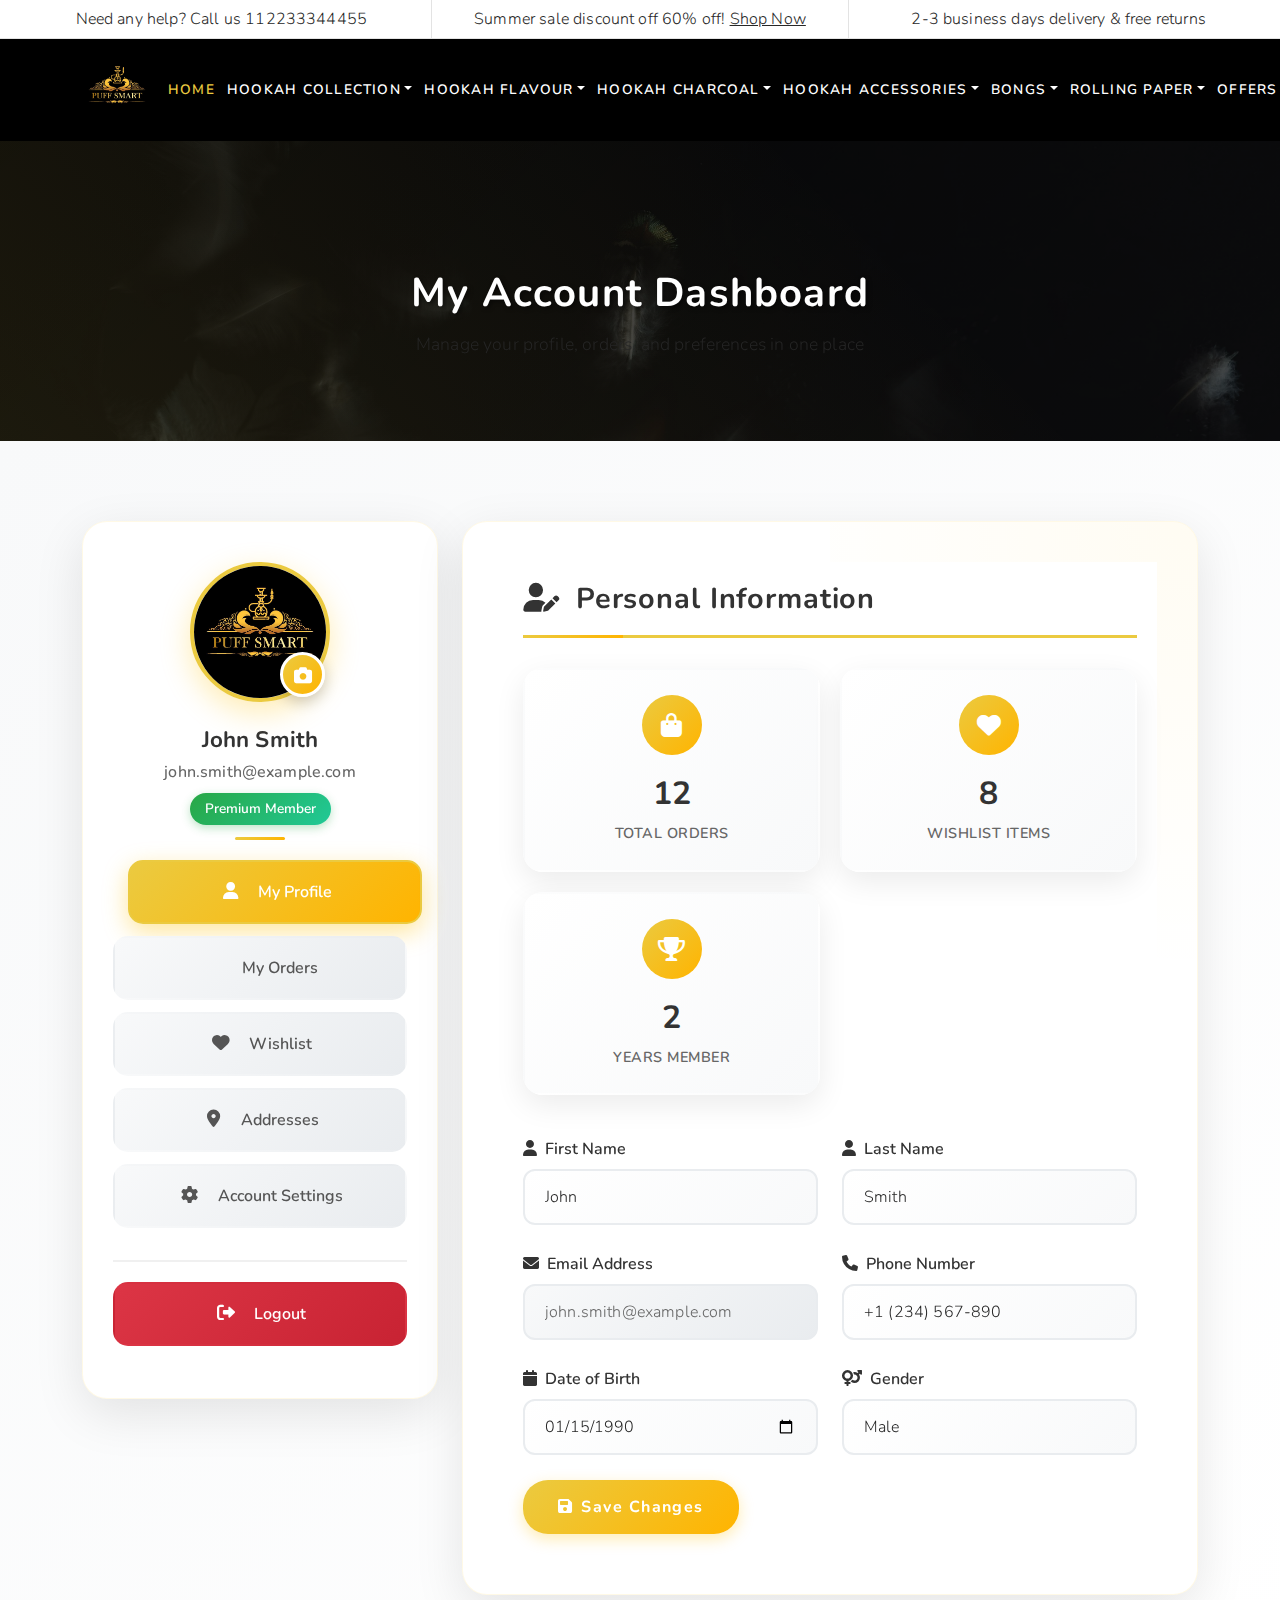
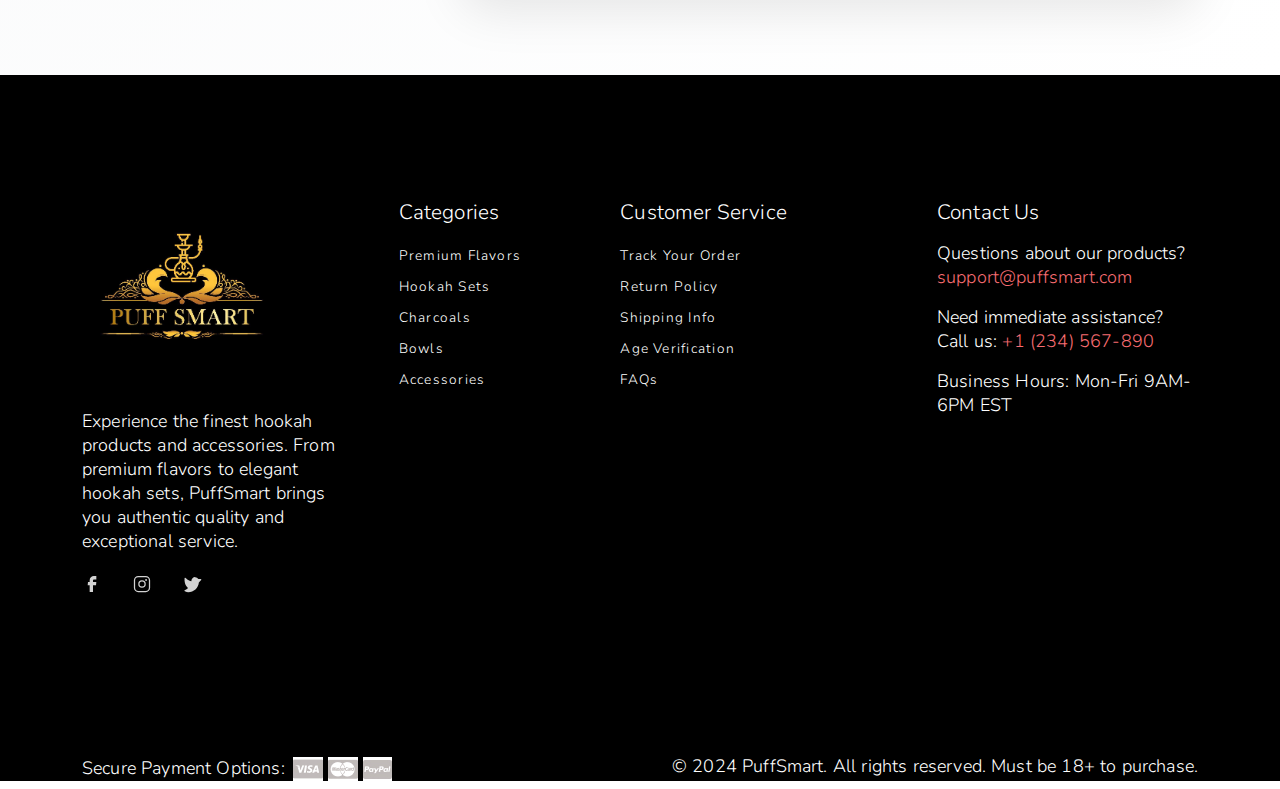
<file: profile.html>
<!DOCTYPE html>
<html>
  <head>
    <title>My Profile - Puff Smart</title>
    <meta charset="utf-8">
    <meta http-equiv="X-UA-Compatible" content="IE=edge">
    <meta name="viewport" content="width=device-width, initial-scale=1.0">
    <meta name="format-detection" content="telephone=no">
    <meta name="apple-mobile-web-app-capable" content="yes">
    <meta name="author" content="">
    <meta name="keywords" content="">
    <meta name="description" content="">
    <link href="https://cdn.jsdelivr.net/npm/bootstrap@5.3.3/dist/css/bootstrap.min.css" rel="stylesheet"
      integrity="sha384-QWTKZyjpPEjISv5WaRU9OFeRpok6YctnYmDr5pNlyT2bRjXh0JMhjY6hW+ALEwIH" crossorigin="anonymous">
    <link rel="stylesheet" type="text/css" href="style.css">
    <link rel="stylesheet" href="https://cdn.jsdelivr.net/npm/swiper@9/swiper-bundle.min.css" />
    <link rel="preconnect" href="https://fonts.googleapis.com">
    <link rel="preconnect" href="https://fonts.gstatic.com" crossorigin>
    <link href="https://fonts.googleapis.com/css2?family=Nunito:ital,wght@0,200..1000;1,200..1000&display=swap" rel="stylesheet">
    <link rel="stylesheet" href="https://cdnjs.cloudflare.com/ajax/libs/font-awesome/6.0.0/css/all.min.css">
    
    <style>
      /* Premium Profile Page Styles */
      .profile-hero {
        background: linear-gradient(135deg, rgba(0,0,0,0.8), rgba(0,0,0,0.6)), 
                    url('images/landing/banner-bg.jpg') center/cover;
        height: 40vh;
        display: flex;
        align-items: center;
        justify-content: center;
        text-align: center;
        color: white;
        position: relative;
        overflow: hidden;
      }
      
      .profile-hero::before {
        content: '';
        position: absolute;
        top: 0;
        left: 0;
        right: 0;
        bottom: 0;
        background: linear-gradient(45deg, var(--gold-color) 0%, transparent 70%);
        opacity: 0.1;
      }
      
      .profile-hero-content {
        position: relative;
        z-index: 2;
      }
      
      .profile-hero h1 {
        font-size: 2.5rem;
        font-weight: 700;
        margin-bottom: 1rem;
        text-shadow: 2px 2px 4px rgba(0,0,0,0.5);
      }
      
      .profile-hero p {
        font-size: 1.1rem;
        opacity: 0.9;
      }

      .profile-container {
        padding: 80px 0;
        background: linear-gradient(135deg, #f8f9fa 0%, #ffffff 100%);
        position: relative;
        margin-top: -60px;
      }
      
      /* Enhanced Profile Sidebar */
      .profile-sidebar {
        background: white;
        border-radius: 25px;
        padding: 40px 30px;
        box-shadow: 0 15px 50px rgba(0, 0, 0, 0.1);
        position: sticky;
        top: 20px;
        height: fit-content;
        border: 1px solid rgba(255, 193, 7, 0.1);
        transition: all 0.3s ease;
      }
      
      .profile-sidebar:hover {
        transform: translateY(-5px);
        box-shadow: 0 20px 60px rgba(0, 0, 0, 0.15);
      }
      
      /* Premium User Avatar */
      .user-avatar-container {
        width: 140px;
        height: 140px;
        margin: 0 auto 25px;
        position: relative;
      }
      
      .user-avatar {
        width: 140px;
        height: 140px;
        object-fit: cover;
        border-radius: 50%;
        border: 4px solid var(--gold-color);
        box-shadow: 0 10px 30px rgba(255, 193, 7, 0.3);
        transition: all 0.3s ease;
      }
      
      .user-avatar:hover {
        transform: scale(1.05);
        box-shadow: 0 15px 40px rgba(255, 193, 7, 0.4);
      }
      
      .avatar-edit {
        position: absolute;
        right: 5px;
        bottom: 5px;
        background: linear-gradient(135deg, var(--gold-color), #ffb400);
        width: 45px;
        height: 45px;
        border-radius: 50%;
        display: flex;
        align-items: center;
        justify-content: center;
        color: white;
        cursor: pointer;
        transition: all 0.3s ease;
        border: 3px solid white;
        box-shadow: 0 5px 15px rgba(0,0,0,0.2);
      }
      
      .avatar-edit:hover {
        background: linear-gradient(135deg, #000, #333);
        transform: rotate(15deg) scale(1.1);
      }
      
      .user-info {
        text-align: center;
        margin-bottom: 35px;
        position: relative;
      }
      
      .user-info::after {
        content: '';
        position: absolute;
        bottom: -15px;
        left: 50%;
        transform: translateX(-50%);
        width: 50px;
        height: 3px;
        background: linear-gradient(135deg, var(--gold-color), #ffb400);
        border-radius: 2px;
      }
      
      .user-name {
        font-weight: 700;
        font-size: 1.4rem;
        margin: 15px 0 8px;
        color: #333;
      }
      
      .user-email {
        color: #666;
        font-size: 1rem;
        margin-bottom: 0;
        font-weight: 500;
      }
      
      .user-status {
        display: inline-block;
        background: linear-gradient(135deg, #28a745, #20c997);
        color: white;
        padding: 6px 15px;
        border-radius: 20px;
        font-size: 0.85rem;
        font-weight: 600;
        margin-top: 10px;
        box-shadow: 0 3px 10px rgba(40, 167, 69, 0.3);
      }
      
      /* Premium Navigation */
      .profile-nav .nav-link {
        padding: 18px 25px;
        border-radius: 15px;
        margin-bottom: 12px;
        color: #555;
        font-weight: 600;
        font-size: 1rem;
        transition: all 0.3s ease;
        border: 2px solid transparent;
        background: linear-gradient(135deg, #f8f9fa, #e9ecef);
        position: relative;
        overflow: hidden;
      }
      
      .profile-nav .nav-link::before {
        content: '';
        position: absolute;
        top: 0;
        left: -100%;
        width: 100%;
        height: 100%;
        background: linear-gradient(90deg, transparent, rgba(255,255,255,0.4), transparent);
        transition: left 0.5s ease;
      }
      
      .profile-nav .nav-link:hover {
        background: linear-gradient(135deg, #e9ecef, #dee2e6);
        transform: translateX(10px);
        border-color: var(--gold-color);
        box-shadow: 0 5px 15px rgba(0,0,0,0.1);
      }
      
      .profile-nav .nav-link:hover::before {
        left: 100%;
      }
      
      .profile-nav .nav-link.active {
        background: linear-gradient(135deg, var(--gold-color), #ffb400);
        color: white;
        border-color: var(--gold-color);
        box-shadow: 0 8px 25px rgba(255, 193, 7, 0.4);
        transform: translateX(15px);
      }
      
      .profile-nav .nav-link i {
        width: 24px;
        margin-right: 12px;
        font-size: 1.1rem;
      }
      
      .logout-link {
        margin-top: 20px;
        padding-top: 20px;
        border-top: 2px solid #f0f0f0;
      }
      
      .logout-link .nav-link {
        background: linear-gradient(135deg, #dc3545, #c82333);
        color: white;
        text-align: center;
      }
      
      .logout-link .nav-link:hover {
        background: linear-gradient(135deg, #c82333, #a71e2a);
        transform: translateX(0) translateY(-3px);
      }
      
      /* Enhanced Content Area */
      .profile-content {
        background: white;
        border-radius: 25px;
        padding: 40px;
        box-shadow: 0 15px 50px rgba(0, 0, 0, 0.1);
        border: 1px solid rgba(255, 193, 7, 0.1);
        position: relative;
        overflow: hidden;
      }
      
      .profile-content::before {
        content: '';
        position: absolute;
        top: -50%;
        right: -50%;
        width: 100%;
        height: 100%;
        background: radial-gradient(circle, rgba(255, 193, 7, 0.05) 0%, transparent 70%);
        z-index: 0;
      }
      
      .profile-content > * {
        position: relative;
        z-index: 1;
      }
      
      .section-title {
        font-weight: 700;
        font-size: 1.8rem;
        margin-bottom: 30px;
        padding-bottom: 20px;
        border-bottom: 3px solid var(--gold-color);
        color: #333;
        position: relative;
      }
      
      .section-title::after {
        content: '';
        position: absolute;
        bottom: -3px;
        left: 0;
        width: 100px;
        height: 3px;
        background: linear-gradient(135deg, var(--gold-color), #ffb400);
      }

      /* Enhanced Form Styles */
      .form-group {
        margin-bottom: 25px;
      }
      
      .form-label {
        font-weight: 600;
        color: #333;
        margin-bottom: 8px;
        font-size: 1rem;
      }
      
      .form-control {
        border-radius: 12px;
        padding: 15px 20px;
        border: 2px solid #e9ecef;
        font-size: 1rem;
        transition: all 0.3s ease;
        background: linear-gradient(135deg, #fff, #f8f9fa);
      }
      
      .form-control:focus {
        border-color: var(--gold-color);
        box-shadow: 0 0 0 0.2rem rgba(255, 193, 7, 0.25);
        background: white;
        transform: translateY(-2px);
      }
      
      .form-control[readonly] {
        background: linear-gradient(135deg, #f8f9fa, #e9ecef);
        color: #666;
      }

      /* Premium Button Styles */
      .btn-primary {
        background: linear-gradient(135deg, var(--gold-color), #ffb400);
        border: none;
        padding: 15px 35px;
        border-radius: 25px;
        font-weight: 700;
        font-size: 1rem;
        transition: all 0.3s ease;
        box-shadow: 0 5px 15px rgba(255, 193, 7, 0.3);
        position: relative;
        overflow: hidden;
      }
      
      .btn-primary::before {
        content: '';
        position: absolute;
        top: 0;
        left: -100%;
        width: 100%;
        height: 100%;
        background: linear-gradient(90deg, transparent, rgba(255,255,255,0.2), transparent);
        transition: left 0.5s ease;
      }
      
      .btn-primary:hover {
        background: linear-gradient(135deg, #000, #333);
        transform: translateY(-3px);
        box-shadow: 0 8px 25px rgba(0, 0, 0, 0.3);
        color: white;
      }
      
      .btn-primary:hover::before {
        left: 100%;
      }

      /* Enhanced Order Cards */
      .order-card {
        border: none;
        border-radius: 20px;
        padding: 30px;
        margin-bottom: 25px;
        background: white;
        box-shadow: 0 10px 30px rgba(0, 0, 0, 0.08);
        transition: all 0.3s ease;
        position: relative;
        overflow: hidden;
      }
      
      .order-card::before {
        content: '';
        position: absolute;
        top: 0;
        left: 0;
        width: 5px;
        height: 100%;
        background: linear-gradient(135deg, var(--gold-color), #ffb400);
      }
      
      .order-card:hover {
        transform: translateY(-5px);
        box-shadow: 0 15px 40px rgba(0, 0, 0, 0.12);
      }
      
      .order-header {
        display: flex;
        justify-content: space-between;
        align-items: center;
        margin-bottom: 20px;
        padding-bottom: 20px;
        border-bottom: 2px solid #f0f0f0;
      }
      
      .order-number {
        font-size: 1.3rem;
        font-weight: 700;
        color: #333;
        margin-bottom: 5px;
      }
      
      .order-date {
        color: #666;
        font-size: 0.95rem;
        font-weight: 500;
      }
      
      .order-status {
        font-size: 0.9rem;
        padding: 8px 20px;
        border-radius: 25px;
        font-weight: 700;
        text-transform: uppercase;
        letter-spacing: 0.5px;
        box-shadow: 0 3px 10px rgba(0,0,0,0.1);
      }
      
      .status-completed {
        background: linear-gradient(135deg, #28a745, #20c997);
        color: white;
      }
      
      .status-processing {
        background: linear-gradient(135deg, #ffc107, #ffb400);
        color: white;
      }
      
      .status-canceled {
        background: linear-gradient(135deg, #dc3545, #c82333);
        color: white;
      }
      
      .order-items {
        margin-bottom: 20px;
      }
      
      .order-item {
        display: flex;
        align-items: center;
        margin-bottom: 15px;
        padding: 15px;
        background: linear-gradient(135deg, #f8f9fa, #ffffff);
        border-radius: 15px;
        transition: all 0.3s ease;
      }
      
      .order-item:hover {
        background: linear-gradient(135deg, #ffffff, #f8f9fa);
        transform: translateX(10px);
      }
      
      .order-item-image {
        width: 80px;
        height: 80px;
        border-radius: 12px;
        object-fit: cover;
        margin-right: 20px;
        box-shadow: 0 5px 15px rgba(0,0,0,0.1);
      }
      
      .order-item-details h6 {
        font-weight: 700;
        color: #333;
        margin-bottom: 5px;
        font-size: 1.1rem;
      }
      
      .order-item-details p {
        color: #666;
        margin-bottom: 0;
        font-weight: 500;
      }
      
      .order-footer {
        display: flex;
        justify-content: space-between;
        align-items: center;
        padding-top: 20px;
        border-top: 2px solid #f0f0f0;
      }
      
      .order-total {
        font-size: 1.2rem;
        font-weight: 700;
        color: var(--gold-color);
      }
      
      .order-actions {
        display: flex;
        gap: 12px;
      }
      
      .btn-outline-primary {
        border: 2px solid var(--gold-color);
        color: var(--gold-color);
        padding: 8px 20px;
        border-radius: 20px;
        font-weight: 600;
        transition: all 0.3s ease;
      }
      
      .btn-outline-primary:hover {
        background: var(--gold-color);
        color: white;
        transform: translateY(-2px);
        box-shadow: 0 5px 15px rgba(255, 193, 7, 0.3);
      }
      
      .btn-sm {
        padding: 8px 18px;
        font-size: 0.9rem;
      }
      
      .btn-outline-danger {
        border: 2px solid #dc3545;
        color: #dc3545;
        padding: 8px 20px;
        border-radius: 20px;
        font-weight: 600;
        transition: all 0.3s ease;
      }
      
      .btn-outline-danger:hover {
        background: #dc3545;
        color: white;
        transform: translateY(-2px);
        box-shadow: 0 5px 15px rgba(220, 53, 69, 0.3);
      }

      /* Loading More Button */
      .load-more-btn {
        background: linear-gradient(135deg, #6c757d, #495057);
        border: none;
        color: white;
        padding: 15px 40px;
        border-radius: 25px;
        font-weight: 600;
        transition: all 0.3s ease;
        margin-top: 20px;
      }
      
      .load-more-btn:hover {
        background: linear-gradient(135deg, #495057, #343a40);
        transform: translateY(-3px);
        box-shadow: 0 8px 25px rgba(108, 117, 125, 0.3);
        color: white;
      }

      /* Premium Stats Cards */
      .stats-cards {
        display: grid;
        grid-template-columns: repeat(auto-fit, minmax(200px, 1fr));
        gap: 20px;
        margin-bottom: 40px;
      }
      
      .stat-card {
        background: linear-gradient(135deg, #fff, #f8f9fa);
        border-radius: 20px;
        padding: 25px;
        text-align: center;
        box-shadow: 0 10px 30px rgba(0, 0, 0, 0.08);
        border: 2px solid transparent;
        transition: all 0.3s ease;
      }
      
      .stat-card:hover {
        border-color: var(--gold-color);
        transform: translateY(-5px);
        box-shadow: 0 15px 40px rgba(0, 0, 0, 0.12);
      }
      
      .stat-icon {
        width: 60px;
        height: 60px;
        background: linear-gradient(135deg, var(--gold-color), #ffb400);
        border-radius: 50%;
        display: flex;
        align-items: center;
        justify-content: center;
        margin: 0 auto 15px;
        color: white;
        font-size: 1.5rem;
      }
      
      .stat-number {
        font-size: 2rem;
        font-weight: 700;
        color: #333;
        margin-bottom: 5px;
      }
      
      .stat-label {
        color: #666;
        font-weight: 600;
        text-transform: uppercase;
        letter-spacing: 0.5px;
        font-size: 0.9rem;
      }

      /* Empty State */
      .empty-state {
        text-align: center;
        padding: 60px 20px;
        color: #666;
      }
      
      .empty-state i {
        font-size: 4rem;
        color: #ddd;
        margin-bottom: 20px;
      }
      
      .empty-state h5 {
        font-weight: 600;
        margin-bottom: 10px;
        color: #333;
      }
      
      .empty-state p {
        margin-bottom: 25px;
      }

      /* Responsive Design */
      @media (max-width: 1199.98px) {
        .profile-hero h1 {
          font-size: 2.2rem;
        }
      }

      @media (max-width: 991.98px) {
        .profile-sidebar {
          margin-bottom: 40px;
          position: static;
        }
        
        .profile-nav .nav-link {
          padding: 15px 20px;
        }
        
        .order-header {
          flex-direction: column;
          align-items: flex-start;
          gap: 15px;
        }
        
        .order-footer {
          flex-direction: column;
          align-items: flex-start;
          gap: 15px;
        }
        
        .order-actions {
          width: 100%;
          justify-content: flex-start;
        }
      }

      @media (max-width: 767.98px) {
        .profile-hero {
          height: 30vh;
        }
        
        .profile-hero h1 {
          font-size: 1.8rem;
        }
        
        .profile-container {
          padding: 40px 0;
          margin-top: -30px;
        }
        
        .profile-sidebar,
        .profile-content {
          padding: 25px 20px;
        }
        
        .user-avatar-container {
          width: 120px;
          height: 120px;
        }
        
        .user-avatar {
          width: 120px;
          height: 120px;
        }
        
        .order-item {
          flex-direction: column;
          text-align: center;
          gap: 15px;
        }
        
        .order-item-image {
          margin-right: 0;
          margin-bottom: 10px;
        }
        
        .stats-cards {
          grid-template-columns: repeat(2, 1fr);
          gap: 15px;
        }
      }

      @media (max-width: 575.98px) {
        .profile-hero h1 {
          font-size: 1.5rem;
        }
        
        .section-title {
          font-size: 1.5rem;
        }
        
        .stats-cards {
          grid-template-columns: 1fr;
        }
        
        .order-actions {
          flex-direction: column;
          width: 100%;
        }
        
        .order-actions .btn {
          width: 100%;
          margin-bottom: 10px;
        }
      }

      /* Animation Classes */
      .fade-in {
        animation: fadeIn 0.6s ease forwards;
      }
      
      @keyframes fadeIn {
        from {
          opacity: 0;
          transform: translateY(30px);
        }
        to {
          opacity: 1;
          transform: translateY(0);
        }
      }
      
      .slide-in-left {
        animation: slideInLeft 0.6s ease forwards;
      }
      
      @keyframes slideInLeft {
        from {
          opacity: 0;
          transform: translateX(-30px);
        }
        to {
          opacity: 1;
          transform: translateX(0);
        }
      }

      /* Custom Scrollbar */
      .profile-content::-webkit-scrollbar {
        width: 8px;
      }
      
      .profile-content::-webkit-scrollbar-track {
        background: #f1f1f1;
        border-radius: 10px;
      }
      
      .profile-content::-webkit-scrollbar-thumb {
        background: var(--gold-color);
        border-radius: 10px;
      }
      
      .profile-content::-webkit-scrollbar-thumb:hover {
        background: #ffa000;
      }
    </style>
  </head>
  <body>
       <svg xmlns="http://www.w3.org/2000/svg" style="display: none;">
      <symbol id="search" xmlns="http://www.w3.org/2000/symbolsvg" viewBox="0 0 24 24">
        <path fill="currentColor" fill-rule="evenodd"
          d="M11.5 2.75a8.75 8.75 0 1 0 0 17.5a8.75 8.75 0 0 0 0-17.5M1.25 11.5c0-5.66 4.59-10.25 10.25-10.25S21.75 5.84 21.75 11.5c0 2.56-.939 4.902-2.491 6.698l3.271 3.272a.75.75 0 1 1-1.06 1.06l-3.272-3.271A10.21 10.21 0 0 1 11.5 21.75c-5.66 0-10.25-4.59-10.25-10.25"
          clip-rule="evenodd" />
      </symbol>
      <symbol id="user" xmlns="http://www.w3.org/2000/svg" viewBox="0 0 24 24">
        <path fill="currentColor" fill-rule="evenodd"
          d="M12 1.25a4.75 4.75 0 1 0 0 9.5a4.75 4.75 0 0 0 0-9.5M8.75 6a3.25 3.25 0 1 1 6.5 0a3.25 3.25 0 0 1-6.5 0M12 12.25c-2.313 0-4.445.526-6.024 1.414C4.42 14.54 3.25 15.866 3.25 17.5v.102c-.001 1.162-.002 2.62 1.277 3.662c.629.512 1.51.877 2.7 1.117c1.192.242 2.747.369 4.773.369s3.58-.127 4.774-.369c1.19-.24 2.07-.605 2.7-1.117c1.279-1.042 1.277-2.5 1.276-3.662V17.5c0-1.634-1.17-2.96-2.725-3.836c-1.58-.888-3.711-1.414-6.025-1.414M4.75 17.5c0-.851.622-1.775 1.961-2.528c1.316-.74 3.184-1.222 5.29-1.222c2.104 0 3.972.482 5.288 1.222c1.34.753 1.961 1.677 1.961 2.528c0 1.308-.04 2.044-.724 2.6c-.37.302-.99.597-2.05.811c-1.057.214-2.502.339-4.476.339c-1.974 0-3.42-.125-4.476-.339c-1.06-.214-1.68-.509-2.05-.81c-.684-.557-.724-1.293-.724-2.601"
          clip-rule="evenodd" />
      </symbol>
      <symbol id="heart" xmlns="http://www.w3.org/2000/svg" viewBox="0 0 24 24">
        <path fill="currentColor" fill-rule="evenodd"
          d="M5.624 4.424C3.965 5.182 2.75 6.986 2.75 9.137c0 2.197.9 3.891 2.188 5.343c1.063 1.196 2.349 2.188 3.603 3.154c.298.23.594.459.885.688c.526.415.995.778 1.448 1.043c.452.264.816.385 1.126.385c.31 0 .674-.12 1.126-.385c.453-.265.922-.628 1.448-1.043c.29-.23.587-.458.885-.687c1.254-.968 2.54-1.959 3.603-3.155c1.289-1.452 2.188-3.146 2.188-5.343c0-2.15-1.215-3.955-2.874-4.713c-1.612-.737-3.778-.542-5.836 1.597a.75.75 0 0 1-1.08 0C9.402 3.882 7.236 3.687 5.624 4.424M12 4.46C9.688 2.39 7.099 2.1 5 3.059C2.786 4.074 1.25 6.426 1.25 9.138c0 2.665 1.11 4.699 2.567 6.339c1.166 1.313 2.593 2.412 3.854 3.382c.286.22.563.434.826.642c.513.404 1.063.834 1.62 1.16c.557.325 1.193.59 1.883.59s1.326-.265 1.883-.59c.558-.326 1.107-.756 1.62-1.16a78.6 78.6 0 0 1 .826-.642c1.26-.97 2.688-2.07 3.854-3.382c1.457-1.64 2.567-3.674 2.567-6.339c0-2.712-1.535-5.064-3.75-6.077c-2.099-.96-4.688-.67-7 1.399"
          clip-rule="evenodd" />
      </symbol>
      <symbol id="cart" xmlns="http://www.w3.org/2000/svg" viewBox="0 0 24 24">
        <path fill="currentColor" fill-rule="evenodd"
          d="M2.249 2.292a.75.75 0 1 0-.498 1.416l.262.091c.667.235 1.106.39 1.429.549c.303.149.437.27.525.398c.09.132.16.314.2.677c.04.38.041.875.041 1.615V9.76c0 1.453.014 2.5.151 3.3c.146.854.438 1.466.985 2.042c.594.627 1.346.9 2.243 1.026c.858.122 1.948.122 3.293.122h5.406c.742 0 1.366 0 1.87-.062c.537-.065 1.025-.209 1.452-.556c.426-.348.665-.797.837-1.309c.163-.482.289-1.093.439-1.82l.508-2.469l.002-.005l.01-.052c.165-.825.303-1.519.338-2.077c.036-.586-.031-1.164-.413-1.66c-.235-.306-.565-.479-.866-.584a4.617 4.617 0 0 0-1.002-.21c-.687-.076-1.522-.076-2.34-.076H5.667a5.932 5.932 0 0 0-.01-.108c-.054-.497-.17-.95-.453-1.362c-.284-.416-.662-.682-1.102-.899c-.412-.202-.936-.386-1.553-.603zm3.46 4.578h11.38c.856 0 1.61.001 2.205.067c.296.034.517.08.672.134a.56.56 0 0 1 .176.086c.062.082.128.23.102.651c-.027.444-.143 1.036-.321 1.926v.002l-.5 2.42c-.16.783-.27 1.303-.399 1.688c-.123.366-.239.523-.364.625c-.125.102-.303.184-.685.23c-.404.05-.935.051-1.734.051h-5.303c-1.417 0-2.4-.002-3.14-.107c-.716-.101-1.093-.285-1.366-.573c-.32-.338-.493-.668-.595-1.263c-.11-.65-.129-1.558-.129-3.047zM7.5 21.75a2.25 2.25 0 1 1 0-4.5a2.25 2.25 0 0 1 0 4.5m-.75-2.25a.75.75 0 1 0 1.5 0a.75.75 0 0 0-1.5 0m9.75 2.25a2.25 2.25 0 1 1 0-4.5a2.25 2.25 0 0 1 0 4.5m-.75-2.25a.75.75 0 1 0 1.5 0a.75.75 0 0 0-1.5 0"
          clip-rule="evenodd" />
      </symbol>
      <symbol xmlns="http://www.w3.org/2000/svg" id="alt-arrow-right-outline" viewBox="0 0 24 24">
        <path fill="currentColor" fill-rule="evenodd"
          d="M8.512 4.43a.75.75 0 0 1 1.057.082l6 7a.75.75 0 0 1 0 .976l-6 7a.75.75 0 0 1-1.138-.976L14.012 12L8.431 5.488a.75.75 0 0 1 .08-1.057"
          clip-rule="evenodd" />
      </symbol>
      <symbol xmlns="http://www.w3.org/2000/svg" id="alt-arrow-left-outline" viewBox="0 0 24 24">
        <path fill="currentColor" fill-rule="evenodd"
          d="M15.488 4.43a.75.75 0 0 1 .081 1.058L9.988 12l5.581 6.512a.75.75 0 1 1-1.138.976l-6-7a.75.75 0 0 1 0-.976l6-7a.75.75 0 0 1 1.057-.081"
          clip-rule="evenodd" />
      </symbol>
      <symbol xmlns="http://www.w3.org/2000/svg" id="cart-outline" viewBox="0 0 16 16">
        <path
          d="M0 1.5A.5.5 0 0 1 .5 1H2a.5.5 0 0 1 .485.379L2.89 3H14.5a.5.5 0 0 1 .49.598l-1 5a.5.5 0 0 1-.465.401l-9.397.472L4.415 11H13a.5.5 0 0 1 0 1H4a.5.5 0 0 1-.491-.408L2.01 3.607 1.61 2H.5a.5.5 0 0 1-.5-.5zM3.102 4l.84 4.479 9.144-.459L13.89 4H3.102zM5 12a2 2 0 1 0 0 4 2 2 0 0 0 0-4zm7 0a2 2 0 1 0 0 4 2 2 0 0 0 0-4zm-7 1a1 1 0 1 1 0 2 1 1 0 0 1 0-2zm7 0a1 1 0 1 1 0 2 1 1 0 0 1 0-2z" />
      </symbol>
      <symbol xmlns="http://www.w3.org/2000/svg" id="quality" viewBox="0 0 16 16">
        <path
          d="M9.669.864 8 0 6.331.864l-1.858.282-.842 1.68-1.337 1.32L2.6 6l-.306 1.854 1.337 1.32.842 1.68 1.858.282L8 12l1.669-.864 1.858-.282.842-1.68 1.337-1.32L13.4 6l.306-1.854-1.337-1.32-.842-1.68L9.669.864zm1.196 1.193.684 1.365 1.086 1.072L12.387 6l.248 1.506-1.086 1.072-.684 1.365-1.51.229L8 10.874l-1.355-.702-1.51-.229-.684-1.365-1.086-1.072L3.614 6l-.25-1.506 1.087-1.072.684-1.365 1.51-.229L8 1.126l1.356.702 1.509.229z" />
        <path d="M4 11.794V16l4-1 4 1v-4.206l-2.018.306L8 13.126 6.018 12.1 4 11.794z" />
      </symbol>
      <symbol xmlns="http://www.w3.org/2000/svg" id="price-tag" viewBox="0 0 16 16">
        <path d="M6 4.5a1.5 1.5 0 1 1-3 0 1.5 1.5 0 0 1 3 0zm-1 0a.5.5 0 1 0-1 0 .5.5 0 0 0 1 0z" />
        <path
          d="M2 1h4.586a1 1 0 0 1 .707.293l7 7a1 1 0 0 1 0 1.414l-4.586 4.586a1 1 0 0 1-1.414 0l-7-7A1 1 0 0 1 1 6.586V2a1 1 0 0 1 1-1zm0 5.586 7 7L13.586 9l-7-7H2v4.586z" />
      </symbol>
      <symbol xmlns="http://www.w3.org/2000/svg" id="shield-plus" viewBox="0 0 16 16">
        <path
          d="M5.338 1.59a61.44 61.44 0 0 0-2.837.856.481.481 0 0 0-.328.39c-.554 4.157.726 7.19 2.253 9.188a10.725 10.725 0 0 0 2.287 2.233c.346.244.652.42.893.533.12.057.218.095.293.118a.55.55 0 0 0 .101.025.615.615 0 0 0 .1-.025c.076-.023.174-.061.294-.118.24-.113.547-.29.893-.533a10.726 10.726 0 0 0 2.287-2.233c1.527-1.997 2.807-5.031 2.253-9.188a.48.48 0 0 0-.328-.39c-.651-.213-1.75-.56-2.837-.855C9.552 1.29 8.531 1.067 8 1.067c-.53 0-1.552.223-2.662.524zM5.072.56C6.157.265 7.31 0 8 0s1.843.265 2.928.56c1.11.3 2.229.655 2.887.87a1.54 1.54 0 0 1 1.044 1.262c.596 4.477-.787 7.795-2.465 9.99a11.775 11.775 0 0 1-2.517 2.453 7.159 7.159 0 0 1-1.048.625c-.28.132-.581.24-.829.24s-.548-.108-.829-.24a7.158 7.158 0 0 1-1.048-.625 11.777 11.777 0 0 1-2.517-2.453C1.928 10.487.545 7.169 1.141 2.692A1.54 1.54 0 0 1 2.185 1.43 62.456 62.456 0 0 1 5.072.56z" />
        <path
          d="M8 4.5a.5.5 0 0 1 .5.5v1.5H10a.5.5 0 0 1 0 1H8.5V9a.5.5 0 0 1-1 0V7.5H6a.5.5 0 0 1 0-1h1.5V5a.5.5 0 0 1 .5-.5z" />
      </symbol>
      <symbol xmlns="http://www.w3.org/2000/svg" id="star-fill" viewBox="0 0 24 24">
        <path fill="currentColor"
          d="M9.153 5.408C10.42 3.136 11.053 2 12 2c.947 0 1.58 1.136 2.847 3.408l.328.588c.36.646.54.969.82 1.182c.28.213.63.292 1.33.45l.636.144c2.46.557 3.689.835 3.982 1.776c.292.94-.546 1.921-2.223 3.882l-.434.507c-.476.557-.715.836-.822 1.18c-.107.345-.071.717.001 1.46l.066.677c.253 2.617.38 3.925-.386 4.506c-.766.582-1.918.051-4.22-1.009l-.597-.274c-.654-.302-.981-.452-1.328-.452c-.347 0-.674.15-1.328.452l-.596.274c-2.303 1.06-3.455 1.59-4.22 1.01c-.767-.582-.64-1.89-.387-4.507l.066-.676c.072-.744.108-1.116 0-1.46c-.106-.345-.345-.624-.821-1.18l-.434-.508c-1.677-1.96-2.515-2.941-2.223-3.882c.293-.941 1.523-1.22 3.983-1.776l.636-.144c.699-.158 1.048-.237 1.329-.45c.28-.213.46-.536.82-1.182z" />
      </symbol>
      <symbol xmlns="http://www.w3.org/2000/svg" id="star-empty" viewBox="0 0 16 16">
        <path
          d="M2.866 14.85c-.078.444.36.791.746.593l4.39-2.256 4.389 2.256c.386.198.824-.149.746-.592l-.83-4.73 3.522-3.356c.33-.314.16-.888-.282-.95l-4.898-.696L8.465.792a.513.513 0 0 0-.927 0L5.354 5.12l-4.898.696c-.441.062-.612.636-.283.95l3.523 3.356-.83 4.73zm4.905-2.767-3.686 1.894.694-3.957a.565.565 0 0 0-.163-.505L1.71 6.745l4.052-.576a.525.525 0 0 0 .393-.288L8 2.223l1.847 3.658a.525.525 0 0 0 .393.288l4.052.575-2.906 2.77a.565.565 0 0 0-.163.506l.694 3.957-3.686-1.894a.503.503 0 0 0-.461 0z" />
      </symbol>
      <symbol xmlns="http://www.w3.org/2000/svg" id="star-half" viewBox="0 0 16 16">
        <path
          d="M5.354 5.119 7.538.792A.516.516 0 0 1 8 .5c.183 0 .366.097.465.292l2.184 4.327 4.898.696A.537.537 0 0 1 16 6.32a.548.548 0 0 1-.17.445l-3.523 3.356.83 4.73c.078.443-.36.79-.746.592L8 13.187l-4.389 2.256a.52.52 0 0 1-.146.05c-.342.06-.668-.254-.6-.642l.83-4.73L.173 6.765a.55.55 0 0 1-.172-.403.58.58 0 0 1 .085-.302.513.513 0 0 1 .37-.245l4.898-.696zM8 12.027a.5.5 0 0 1 .232.056l3.686 1.894-.694-3.957a.565.565 0 0 1 .162-.505l2.907-2.77-4.052-.576a.525.525 0 0 1-.393-.288L8.001 2.223 8 2.226v9.8z" />
      </symbol>
      <symbol xmlns="http://www.w3.org/2000/svg" id="quote" viewBox="0 0 24 24">
        <path fill="currentColor" d="m15 17l2-4h-4V6h7v7l-2 4h-3Zm-9 0l2-4H4V6h7v7l-2 4H6Z" />
      </symbol>
      <symbol xmlns="http://www.w3.org/2000/svg" id="facebook" viewBox="0 0 24 24">
        <path fill="currentColor"
          d="M9.198 21.5h4v-8.01h3.604l.396-3.98h-4V7.5a1 1 0 0 1 1-1h3v-4h-3a5 5 0 0 0-5 5v2.01h-2l-.396 3.98h2.396v8.01Z" />
      </symbol>
      <symbol xmlns="http://www.w3.org/2000/svg" id="youtube" viewBox="0 0 32 32">
        <path fill="currentColor"
          d="M29.41 9.26a3.5 3.5 0 0 0-2.47-2.47C24.76 6.2 16 6.2 16 6.2s-8.76 0-10.94.59a3.5 3.5 0 0 0-2.47 2.47A36.13 36.13 0 0 0 2 16a36.13 36.13 0 0 0 .59 6.74a3.5 3.5 0 0 0 2.47 2.47c2.18.59 10.94.59 10.94.59s8.76 0 10.94-.59a3.5 3.5 0 0 0 2.47-2.47A36.13 36.13 0 0 0 30 16a36.13 36.13 0 0 0-.59-6.74ZM13.2 20.2v-8.4l7.27 4.2Z" />
      </symbol>
      <symbol xmlns="http://www.w3.org/2000/svg" id="twitter" viewBox="0 0 256 256">
        <path fill="currentColor"
          d="m245.66 77.66l-29.9 29.9C209.72 177.58 150.67 232 80 232c-14.52 0-26.49-2.3-35.58-6.84c-7.33-3.67-10.33-7.6-11.08-8.72a8 8 0 0 1 3.85-11.93c.26-.1 24.24-9.31 39.47-26.84a110.93 110.93 0 0 1-21.88-24.2c-12.4-18.41-26.28-50.39-22-98.18a8 8 0 0 1 13.65-4.92c.35.35 33.28 33.1 73.54 43.72V88a47.87 47.87 0 0 1 14.36-34.3A46.87 46.87 0 0 1 168.1 40a48.66 48.66 0 0 1 41.47 24H240a8 8 0 0 1 5.66 13.66Z" />
      </symbol>
      <symbol xmlns="http://www.w3.org/2000/svg" id="instagram" viewBox="0 0 256 256">
        <path fill="currentColor"
          d="M128 80a48 48 0 1 0 48 48a48.05 48.05 0 0 0-48-48Zm0 80a32 32 0 1 1 32-32a32 32 0 0 1-32 32Zm48-136H80a56.06 56.06 0 0 0-56 56v96a56.06 56.06 0 0 0 56 56h96a56.06 56.06 0 0 0 56-56V80a56.06 56.06 0 0 0-56-56Zm40 152a40 40 0 0 1-40 40H80a40 40 0 0 1-40-40V80a40 40 0 0 1 40-40h96a40 40 0 0 1 40 40ZM192 76a12 12 0 1 1-12-12a12 12 0 0 1 12 12Z" />
      </symbol>
      <symbol xmlns="http://www.w3.org/2000/svg" id="linkedin" viewBox="0 0 24 24">
        <path fill="currentColor"
          d="M6.94 5a2 2 0 1 1-4-.002a2 2 0 0 1 4 .002zM7 8.48H3V21h4V8.48zm6.32 0H9.34V21h3.94v-6.57c0-3.66 4.77-4 4.77 0V21H22v-7.93c0-6.17-7.06-5.94-8.72-2.91l.04-1.68z" />
      </symbol>
      <symbol xmlns="http://www.w3.org/2000/svg" id="nav-icon" viewBox="0 0 16 16">
        <path
          d="M14 10.5a.5.5 0 0 0-.5-.5h-3a.5.5 0 0 0 0 1h3a.5.5 0 0 0 .5-.5zm0-3a.5.5 0 0 0-.5-.5h-7a.5.5 0 0 0 0 1h7a.5.5 0 0 0 .5-.5zm0-3a.5.5 0 0 0-.5-.5h-11a.5.5 0 0 0 0 1h11a.5.5 0 0 0 .5-.5z" />
      </symbol>
      <symbol xmlns="http://www.w3.org/2000/svg" id="close" viewBox="0 0 16 16">
        <path
          d="M2.146 2.854a.5.5 0 1 1 .708-.708L8 7.293l5.146-5.147a.5.5 0 0 1 .708.708L8.707 8l5.147 5.146a.5.5 0 0 1-.708.708L8 8.707l-5.146 5.147a.5.5 0 0 1-.708-.708L7.293 8 2.146 2.854Z" />
      </symbol>
      <symbol xmlns="http://www.w3.org/2000/svg" id="navbar-icon" viewBox="0 0 16 16">
        <path
          d="M14 10.5a.5.5 0 0 0-.5-.5h-3a.5.5 0 0 0 0 1h3a.5.5 0 0 0 .5-.5zm0-3a.5.5 0 0 0-.5-.5h-7a.5.5 0 0 0 0 1h7a.5.5 0 0 0 .5-.5zm0-3a.5.5 0 0 0-.5-.5h-11a.5.5 0 0 0 0 1h11a.5.5 0 0 0 .5-.5z" />
      </symbol>
    </svg>

    <div id="preloader" class="preloader-container">
      <div class="spinner"></div>
    </div>

    <div class="search-popup">
      <div class="search-popup-container">

        <form role="search" method="get" class="search-form" action="">
          <input type="search" id="search-form" class="search-field" placeholder="Type and press enter" value=""
            name="s" />
          <button type="submit" class="search-submit"><svg class="search">
              <use xlink:href="#search"></use>
            </svg></button>
        </form>

      <h5 class="cat-list-title">Browse Categories</h5>
        
        <ul class="cat-list">
          <li class="cat-list-item">
            <a href="category.html" title="Hookah Flavors">Premium Flavors</a>
          </li>
          <li class="cat-list-item">
            <a href="category.html" title="Hookah Sets">Complete Hookah Sets</a>
          </li>
          <li class="cat-list-item">
            <a href="category.html" title="Hookah Bowls">Hookah Bowls</a>
          </li>
          <li class="cat-list-item">
            <a href="category.html" title="Charcoal">Hookah Charcoal</a>
          </li>
          <li class="cat-list-item">
            <a href="category.html" title="Accessories">Hookah Accessories</a>
          </li>
          <li class="cat-list-item">
            <a href="category.html" title="Glass Hookahs">Glass Hookahs</a>
          </li>
          <li class="cat-list-item">
            <a href="category.html" title="Modern Hookahs">Modern LED Hookahs</a>
          </li>
        </ul>

      </div>
    </div>

    <header id="header" class="site-header">

      <div class="top-info border-bottom d-none d-md-block ">
        <div class="container-fluid">
          <div class="row g-0">
            <div class="col-md-4">
              <p class="fs-6 my-2 text-center">Need any help? Call us <a href="tel:112233344455">112233344455</a></p>
            </div>
            <div class="col-md-4 border-start border-end">
              <p class="fs-6 my-2 text-center">Summer sale discount off 60% off! <a class="text-decoration-underline"
                  href="category.html">Shop Now</a></p>
            </div>
            <div class="col-md-4">
              <p class="fs-6 my-2 text-center">2-3 business days delivery & free returns</p>
            </div>
          </div>
        </div>
      </div>

      <nav id="header-nav" class="navbar navbar-expand-lg py-3">
        <div class="container">
          <a class="navbar-brand" href="index.html">
            <img src="images/puffsmartlogo1.jpg" class="logo">
          </a>
          <button class="navbar-toggler d-flex d-lg-none order-3 p-2" type="button" data-bs-toggle="offcanvas"
            data-bs-target="#bdNavbar" aria-controls="bdNavbar" aria-expanded="false" aria-label="Toggle navigation">
            <svg class="navbar-icon">
              <use xlink:href="#navbar-icon"></use>
            </svg>
          </button>
          <div class="offcanvas offcanvas-end" tabindex="-1" id="bdNavbar" aria-labelledby="bdNavbarOffcanvasLabel">
            <div class="offcanvas-header px-4 pb-0">
              <a class="navbar-brand" href="index.html">
                <img src="images/puffsmartlogo1.jpg" class="logo">
              </a>
              <button type="button" class="btn-close btn-close-black" data-bs-dismiss="offcanvas" aria-label="Close"
                data-bs-target="#bdNavbar"></button>
            </div>
            <div class="offcanvas-body">
              <ul id="navbar" class="navbar-nav text-uppercase justify-content-start justify-content-lg-center align-items-start align-items-lg-center flex-grow-1">
                <li class="nav-item">
                  <a class="nav-link me-3 active" href="index.html">Home</a>
                </li>
                
                <li class="nav-item dropdown">
                  <a class="nav-link me-3 dropdown-toggle" data-bs-toggle="dropdown" href="#" role="button" aria-expanded="false">Hookah Collection</a>
                  <ul class="dropdown-menu animate slide border">
                    <li><a href="category.html" class="dropdown-item fw-light">COCOYAYA Hookah</a></li>
                    <li><a href="category.html" class="dropdown-item fw-light">VG Hookah</a></li>
                    <li><a href="category.html" class="dropdown-item fw-light">Thugs Hookah</a></li>
                    <li><a href="category.html" class="dropdown-item fw-light">Dejavu Hookah</a></li>
                    <li><a href="category.html" class="dropdown-item fw-light">MYA Hookah (Original)</a></li>
                  </ul>
                </li>
                
                <li class="nav-item dropdown">
                  <a class="nav-link me-3 dropdown-toggle" data-bs-toggle="dropdown" href="#" role="button" aria-expanded="false">Hookah Flavour</a>
                  <ul class="dropdown-menu animate slide border">
                    <li><a href="category.html" class="dropdown-item fw-light">Puff Smart Herbal Flavour</a></li>
                    <li><a href="category.html" class="dropdown-item fw-light">Extreme</a></li>
                    <li><a href="category.html" class="dropdown-item fw-light">Afzal</a></li>
                    <li><a href="category.html" class="dropdown-item fw-light">Al-Fakher</a></li>
                    <li><a href="category.html" class="dropdown-item fw-light">Adalya</a></li>
                    <li><a href="category.html" class="dropdown-item fw-light">Huffle Puff</a></li>
                    <li><a href="category.html" class="dropdown-item fw-light">Aladdin</a></li>
                    <li><a href="category.html" class="dropdown-item fw-light">Royal</a></li>
                    <li><a href="category.html" class="dropdown-item fw-light">Foggit Paste/Cream</a></li>
                    <li><a href="category.html" class="dropdown-item fw-light">1 Kg. Bucket</a></li>
                  </ul>
                </li>
                
                <li class="nav-item dropdown">
                  <a class="nav-link me-3 dropdown-toggle" data-bs-toggle="dropdown" href="#" role="button" aria-expanded="false">Hookah Charcoal</a>
                  <ul class="dropdown-menu animate slide border">
                    <li class="dropdown-submenu">
                      <a class="dropdown-item dropdown-toggle fw-light" href="#" role="button">Magic Charcoal</a>
                      <ul class="dropdown-menu animate slide border dropdown-subheader ">
                        <li><a href="category.html" class="dropdown-item fw-light">COCOYAYA</a></li>
                        <li><a href="category.html" class="dropdown-item fw-light">Al-Fandi</a></li>
                        <li><a href="category.html" class="dropdown-item fw-light">Mr. Hookah</a></li>
                        <li><a href="category.html" class="dropdown-item fw-light">Magix</a></li>
                        <li><a href="category.html" class="dropdown-item fw-light">TSB Donut</a></li>
                        <li><a href="category.html" class="dropdown-item fw-light">Alsuhana</a></li>
                        <li><a href="category.html" class="dropdown-item fw-light">Fumo</a></li>
                      </ul>
                    </li>
                    <li class="dropdown-submenu">
                      <a class="dropdown-item dropdown-toggle fw-light" href="#" role="button">Coconut Coal</a>
                      <ul class="dropdown-menu animate slide border dropdown-subheader">
                        <li><a href="category.html" class="dropdown-item fw-light">COCOYAYA</a></li>
                        <li><a href="category.html" class="dropdown-item fw-light">COCOBULL</a></li>
                        <li><a href="category.html" class="dropdown-item fw-light">Mr. Coal</a></li>
                        <li><a href="category.html" class="dropdown-item fw-light">Magix</a></li>
                        <li><a href="category.html" class="dropdown-item fw-light">VG Coconut Coal</a></li>
                      </ul>
                    </li>
                  </ul>
                </li>
                
                <li class="nav-item dropdown">
                  <a class="nav-link me-3 dropdown-toggle" data-bs-toggle="dropdown" href="#" role="button" aria-expanded="false">Hookah Accessories</a>
                  <ul class="dropdown-menu animate slide border">
                    <li class="dropdown-submenu">
                      <a class="dropdown-item dropdown-toggle fw-light" href="#" role="button">Hookah Bowl</a>
                      <ul class="dropdown-menu animate slide border">
                        <li><a href="category.html" class="dropdown-item fw-light">Phunnel Bowl</a></li>
                        <li><a href="category.html" class="dropdown-item fw-light">Silicon Bowl</a></li>
                        <li><a href="category.html" class="dropdown-item fw-light">Clay Bowl</a></li>
                      </ul>
                    </li>
                    <li class="dropdown-submenu">
                      <a class="dropdown-item dropdown-toggle fw-light" href="#" role="button">Hookah Pipe</a>
                      <ul class="dropdown-menu animate slide border">
                        <li><a href="category.html" class="dropdown-item fw-light">Silicon Pipe</a></li>
                        <li><a href="category.html" class="dropdown-item fw-light">Disposable Pipe</a></li>
                        <li><a href="category.html" class="dropdown-item fw-light">MYA Hookah Pipe</a></li>
                        <li><a href="category.html" class="dropdown-item fw-light">Leather Coated Pipe</a></li>
                      </ul>
                    </li>
                    <li><a href="category.html" class="dropdown-item fw-light">Heat Management Device</a></li>
                    <li><a href="category.html" class="dropdown-item fw-light">Tong</a></li>
                    <li><a href="category.html" class="dropdown-item fw-light">Hookah Coal Burner</a></li>
                    <li><a href="category.html" class="dropdown-item fw-light">Hookah Foil</a></li>
                    <li><a href="category.html" class="dropdown-item fw-light">Hookah Base</a></li>
                    <li><a href="category.html" class="dropdown-item fw-light">Hookah Grommets</a></li>
                    <li><a href="category.html" class="dropdown-item fw-light">Hookah Starter</a></li>
                    <li><a href="category.html" class="dropdown-item fw-light">Hookah Carrying Cases/Bag</a></li>
                    <li><a href="category.html" class="dropdown-item fw-light">Hookah Mouth Tip/Filter</a></li>
                    <li><a href="category.html" class="dropdown-item fw-light">Other Accessories</a></li>
                  </ul>
                </li>
                
                <li class="nav-item dropdown">
                  <a class="nav-link me-3 dropdown-toggle" data-bs-toggle="dropdown" href="#" role="button" aria-expanded="false">Bongs</a>
                  <ul class="dropdown-menu animate slide border">
                    <li><a href="category.html" class="dropdown-item fw-light">Acrylic Bong</a></li>
                    <li><a href="category.html" class="dropdown-item fw-light">Glass Bong</a></li>
                    <li><a href="category.html" class="dropdown-item fw-light">Shooter</a></li>
                    <li><a href="category.html" class="dropdown-item fw-light">Crusher</a></li>
                    <li><a href="category.html" class="dropdown-item fw-light">Lighter</a></li>
                    <li><a href="category.html" class="dropdown-item fw-light">Accessories</a></li>
                  </ul>
                </li>
                
                <li class="nav-item dropdown">
                  <a class="nav-link me-3 dropdown-toggle" data-bs-toggle="dropdown" href="#" role="button" aria-expanded="false">Rolling Paper</a>
                  <ul class="dropdown-menu animate slide border">
                    <li><a href="category.html" class="dropdown-item fw-light">OCB</a></li>
                    <li><a href="category.html" class="dropdown-item fw-light">VG Rolling Paper</a></li>
                    <li><a href="category.html" class="dropdown-item fw-light">Stagg Rolling Paper</a></li>
                    <li><a href="category.html" class="dropdown-item fw-light">Hornet Rolling Paper</a></li>
                    <li><a href="category.html" class="dropdown-item fw-light">RAW Paper</a></li>
                    <li><a href="category.html" class="dropdown-item fw-light">Bongchie</a></li>
                    <li><a href="category.html" class="dropdown-item fw-light">LIT</a></li>
                    <li><a href="category.html" class="dropdown-item fw-light">Lighter</a></li>
                    <li><a href="category.html" class="dropdown-item fw-light">Accessories</a></li>
                  </ul>
                </li>
              
                <li class="nav-item">
                  <a class="nav-link me-3" href="offers.html">Offers</a>
                </li>
              </ul>
              <div class="user-items d-flex">
                <ul class="d-flex justify-content-end list-unstyled mb-0">
                  <li class="search-item pe-3">
                    <a href="#" class="search-button">
                      <svg class="search">
                        <use xlink:href="#search"></use>
                      </svg>
                    </a>
                  </li>
                  <li class="pe-3">
                    <a href="#" data-bs-toggle="modal" data-bs-target="#exampleModal">
                      <svg class="user">
                        <use xlink:href="#user"></use>
                      </svg>
                    </a>
                    <!-- Modal -->
                    <div class="modal fade" id="exampleModal" tabindex="-1" aria-labelledby="exampleModalLabel"
                      aria-hidden="true">
                      <div class="modal-dialog">
                        <div class="modal-content">
                          <div class="modal-header border-bottom-0">
                            <button type="button" class="btn-close" data-bs-dismiss="modal" aria-label="Close"></button>
                          </div>
                          <div class="modal-body">
                            <div class="tabs-listing">
                              <nav>
                                <div class="nav nav-tabs d-flex justify-content-center" id="nav-tab" role="tablist">
                                  <button class="nav-link text-capitalize active" id="nav-sign-in-tab" data-bs-toggle="tab"
                                    data-bs-target="#nav-sign-in" type="button" role="tab" aria-controls="nav-sign-in"
                                    aria-selected="true">Sign In</button>
                                  <button class="nav-link text-capitalize" id="nav-register-tab" data-bs-toggle="tab"
                                    data-bs-target="#nav-register" type="button" role="tab" aria-controls="nav-register"
                                    aria-selected="false">Register</button>
                                </div>
                              </nav>
                              <div class="tab-content" id="nav-tabContent">
                                <div class="tab-pane fade active show" id="nav-sign-in" role="tabpanel"
                                  aria-labelledby="nav-sign-in-tab">
                                  <div class="form-group py-3">
                                    <label class="mb-2" for="sign-in">Username or email address *</label>
                                    <input type="text" minlength="2" name="username" placeholder="Your Username"
                                      class="form-control w-100 rounded-3 p-3" required>
                                  </div>
                                  <div class="form-group pb-3">
                                    <label class="mb-2" for="sign-in">Password *</label>
                                    <input type="password" minlength="2" name="password" placeholder="Your Password"
                                      class="form-control w-100 rounded-3 p-3" required>
                                  </div>
                                  <label class="py-3">
                                    <input type="checkbox" required="" class="d-inline">
                                    <span class="label-body">Remember me</span>
                                    <span class="label-body"><a href="#" class="fw-bold">Forgot Password</a></span>
                                  </label>
                                  <button type="submit" name="submit" class="btn btn-dark w-100 my-3">Login</button>
                                </div>
                                <div class="tab-pane fade" id="nav-register" role="tabpanel"
                                  aria-labelledby="nav-register-tab">
                                  <div class="form-group py-3">
                                    <label class="mb-2" for="register">Your email address *</label>
                                    <input type="text" minlength="2" name="username" placeholder="Your Email Address"
                                      class="form-control w-100 rounded-3 p-3" required>
                                  </div>
                                  <div class="form-group pb-3">
                                    <label class="mb-2" for="sign-in">Password *</label>
                                    <input type="password" minlength="2" name="password" placeholder="Your Password"
                                      class="form-control w-100 rounded-3 p-3" required>
                                  </div>
                                  <label class="py-3">
                                    <input type="checkbox" required="" class="d-inline">
                                    <span class="label-body">I agree to the <a href="#" class="fw-bold">Privacy
                                        Policy</a></span>
                                  </label>
                                  <button type="submit" name="submit" class="btn btn-dark w-100 my-3">Register</button>
                                </div>
                              </div>
                            </div>
                          </div>
                        </div>
                      </div>
                    </div>
                  </li>
                  <li class="wishlist-dropdown dropdown pe-3">
                    <a href="#" class="dropdown-toggle" data-bs-toggle="dropdown" role="button" aria-expanded="false">
                      <svg class="wishlist">
                        <use xlink:href="#heart"></use>
                      </svg>
                    </a>
                    <div class="dropdown-menu animate slide dropdown-menu-start dropdown-menu-lg-end p-3">
                      <h4 class="d-flex justify-content-between align-items-center mb-3">
                        <span class="text-primary">Your wishlist</span>
                        <span class="badge bg-primary rounded-pill">2</span>
                      </h4>
                      <ul class="list-group mb-3">
                        <li class="list-group-item bg-transparent d-flex justify-content-between lh-sm">
                          <div>
                            <h5>
                              <a href="productview.html" class="text-white">Premium Glass Hookah Set</a>
                            </h5>
                            <small class="text-white-50">Hand-crafted premium glass hookah with LED base.</small>
                            <a href="cart.html" class="d-block fw-medium text-capitalize mt-2 text-primary">Add to cart</a>
                          </div>
                          <span class="text-primary">₹199</span>
                        </li>
                        <li class="list-group-item bg-transparent d-flex justify-content-between lh-sm">
                          <div>
                            <h5>
                              <a href="productview.html" class="text-white">Al Fakher Double Apple</a>
                            </h5>
                            <small class="text-white-50">Premium tobacco flavor, 250g pack.</small>
                            <a href="cart.html" class="d-block fw-medium text-capitalize mt-2 text-primary">Add to cart</a>
                          </div>
                          <span class="text-primary">₹24.99</span>
                        </li>
                        <li class="list-group-item bg-transparent d-flex justify-content-between">
                          <span class="text-capitalize text-white"><b>Total (USD)</b></span>
                          <strong class="text-primary">₹223.99</strong>
                        </li>
                      </ul>
                      <div class="d-flex flex-wrap justify-content-center">
                        <a href="cart.html" class="w-100 btn btn-dark mb-1" type="submit">Add all to cart</a>
                        <a href="cart.html" class="w-100 btn btn-primary" type="submit">View cart</a>
                      </div>
                    </div>
                  </li>
                  <li class="cart-dropdown dropdown">
                    <a href="#" class="dropdown-toggle" data-bs-toggle="dropdown" role="button" aria-expanded="false">
                      <svg class="cart">
                        <use xlink:href="#cart"></use>
                      </svg><span class="fs-6 fw-light">(02)</span>
                    </a>
                    <div class="dropdown-menu animate slide dropdown-menu-start dropdown-menu-lg-end p-3">
                      <h4 class="d-flex justify-content-between align-items-center mb-3">
                        <span class="text-primary">Your cart</span>
                        <span class="badge bg-primary rounded-pill">2</span>
                      </h4>
                      <ul class="list-group mb-3">
                        <li class="list-group-item bg-transparent d-flex justify-content-between lh-sm">
                          <div>
                            <h5>
                              <a href="productview.html" class="text-white">Khalil Mamoon Classic</a>
                            </h5>
                            <small class="text-white-50">Traditional Egyptian hookah with brass finish</small>
                          </div>
                          <span class="text-primary">₹129.99</span>
                        </li>
                        <li class="list-group-item bg-transparent d-flex justify-content-between lh-sm">
                          <div>
                            <h5>
                              <a href="productview.html" class="text-white">Premium Flavor Bundle</a>
                            </h5>
                            <small class="text-white-50">3x250g Al Fakher mixed flavors</small>
                          </div>
                          <span class="text-primary">₹64.99</span>
                        </li>
                        <li class="list-group-item bg-transparent d-flex justify-content-between">
                          <span class="text-capitalize text-white"><b>Total (USD)</b></span>
                          <strong class="text-primary">₹194.98</strong>
                        </li>
                      </ul>
                      <div class="d-flex flex-wrap justify-content-center">
                        <a href="cart.html" class="w-100 btn btn-dark mb-1" type="submit">View Cart</a>
                        <a href="cart.html" class="w-100 btn btn-primary" type="submit">Go to checkout</a>
                      </div>
                    </div>
                  </li>
                </ul>
              </div>
            </div>
          </div>
        </div>
      </nav>

    </header>

    <!-- Profile Hero Section -->
    <section class="profile-hero">
      <div class="profile-hero-content">
        <h1>My Account Dashboard</h1>
        <p>Manage your profile, orders, and preferences in one place</p>
      </div>
    </section>

    <!-- Main Profile Content -->
    <div class="profile-container">
      <div class="container">
        <div class="row">
          <!-- Enhanced Sidebar -->
          <div class="col-lg-4 col-md-12">
            <div class="profile-sidebar slide-in-left">
              <div class="user-info">
                <div class="user-avatar-container">
                  <img src="images/puffsmartlogo1.jpg" alt="User Avatar" class="user-avatar">
                  <div class="avatar-edit">
                    <i class="fas fa-camera"></i>
                  </div>
                </div>
                <h5 class="user-name">John Smith</h5>
                <p class="user-email">john.smith@example.com</p>
                <span class="user-status">Premium Member</span>
              </div>
              
              <!-- Enhanced Navigation -->
              <div class="profile-nav nav flex-column nav-pills" id="profile-tabs" role="tablist" aria-orientation="vertical">
                <button class="nav-link active" id="profile-tab" data-bs-toggle="pill" data-bs-target="#profile" type="button" role="tab" aria-controls="profile" aria-selected="true">
                  <i class="fas fa-user"></i> My Profile
                </button>
                <button class="nav-link" id="orders-tab" data-bs-toggle="pill" data-bs-target="#orders" type="button" role="tab" aria-controls="orders" aria-selected="false">
                  <i class="fas fa-shopping-box"></i> My Orders
                </button>
                <button class="nav-link" id="wishlist-tab" data-bs-toggle="pill" data-bs-target="#wishlist" type="button" role="tab" aria-controls="wishlist" aria-selected="false">
                  <i class="fas fa-heart"></i> Wishlist
                </button>
                <button class="nav-link" id="addresses-tab" data-bs-toggle="pill" data-bs-target="#addresses" type="button" role="tab" aria-controls="addresses" aria-selected="false">
                  <i class="fas fa-map-marker-alt"></i> Addresses
                </button>
                <button class="nav-link" id="settings-tab" data-bs-toggle="pill" data-bs-target="#settings" type="button" role="tab" aria-controls="settings" aria-selected="false">
                  <i class="fas fa-cog"></i> Account Settings
                </button>
                
                <div class="logout-link">
                  <a href="#" class="nav-link">
                    <i class="fas fa-sign-out-alt"></i> Logout
                  </a>
                </div>
              </div>
            </div>
          </div>
          
          <!-- Enhanced Content Area -->
          <div class="col-lg-8 col-md-12">
            <div class="profile-content fade-in">
              <div class="tab-content" id="profile-tab-content">
                
                <!-- Profile Tab -->
                <div class="tab-pane fade show active" id="profile" role="tabpanel" aria-labelledby="profile-tab">
                  <h4 class="section-title">
                    <i class="fas fa-user-edit me-3"></i>Personal Information
                  </h4>
                  
                  <!-- Stats Cards -->
                  <div class="stats-cards">
                    <div class="stat-card">
                      <div class="stat-icon">
                        <i class="fas fa-shopping-bag"></i>
                      </div>
                      <div class="stat-number">12</div>
                      <div class="stat-label">Total Orders</div>
                    </div>
                    <div class="stat-card">
                      <div class="stat-icon">
                        <i class="fas fa-heart"></i>
                      </div>
                      <div class="stat-number">8</div>
                      <div class="stat-label">Wishlist Items</div>
                    </div>
                    <div class="stat-card">
                      <div class="stat-icon">
                        <i class="fas fa-trophy"></i>
                      </div>
                      <div class="stat-number">2</div>
                      <div class="stat-label">Years Member</div>
                    </div>
                  </div>
                  
                  <form>
                    <div class="row">
                      <div class="col-md-6">
                        <div class="form-group">
                          <label for="firstName" class="form-label">
                            <i class="fas fa-user me-2"></i>First Name
                          </label>
                          <input type="text" class="form-control" id="firstName" value="John">
                        </div>
                      </div>
                      <div class="col-md-6">
                        <div class="form-group">
                          <label for="lastName" class="form-label">
                            <i class="fas fa-user me-2"></i>Last Name
                          </label>
                          <input type="text" class="form-control" id="lastName" value="Smith">
                        </div>
                      </div>
                      <div class="col-md-6">
                        <div class="form-group">
                          <label for="email" class="form-label">
                            <i class="fas fa-envelope me-2"></i>Email Address
                          </label>
                          <input type="email" class="form-control" id="email" value="john.smith@example.com" readonly>
                        </div>
                      </div>
                      <div class="col-md-6">
                        <div class="form-group">
                          <label for="phone" class="form-label">
                            <i class="fas fa-phone me-2"></i>Phone Number
                          </label>
                          <input type="tel" class="form-control" id="phone" value="+1 (234) 567-890">
                        </div>
                      </div>
                      <div class="col-md-6">
                        <div class="form-group">
                          <label for="dob" class="form-label">
                            <i class="fas fa-calendar me-2"></i>Date of Birth
                          </label>
                          <input type="date" class="form-control" id="dob" value="1990-01-15">
                        </div>
                      </div>
                      <div class="col-md-6">
                        <div class="form-group">
                          <label for="gender" class="form-label">
                            <i class="fas fa-venus-mars me-2"></i>Gender
                          </label>
                          <select class="form-control" id="gender">
                            <option value="male">Male</option>
                            <option value="female">Female</option>
                            <option value="other">Other</option>
                            <option value="prefer-not-to-say">Prefer not to say</option>
                          </select>
                        </div>
                      </div>
                      <div class="col-12">
                        <button type="submit" class="btn btn-primary">
                          <i class="fas fa-save me-2"></i>Save Changes
                        </button>
                      </div>
                    </div>
                  </form>
                </div>
                
                <!-- Orders Tab -->
                <div class="tab-pane fade" id="orders" role="tabpanel" aria-labelledby="orders-tab">
                  <h4 class="section-title">
                    <i class="fas fa-shopping-bag me-3"></i>Order History
                  </h4>
                  
                  <!-- Order Card 1 -->
                  <div class="order-card">
                    <div class="order-header">
                      <div>
                        <h5 class="order-number">Order #PS12345</h5>
                        <p class="order-date">
                          <i class="fas fa-calendar-alt me-2"></i>Placed on June 15, 2025
                        </p>
                      </div>
                      <span class="order-status status-completed">
                        <i class="fas fa-check-circle me-1"></i>Delivered
                      </span>
                    </div>
                    <div class="order-items">
                      <div class="order-item">
                        <img src="images/landing/hookah_product1.jpg" alt="Premium Glass Hookah" class="order-item-image">
                        <div class="order-item-details">
                          <h6>Premium Glass Hookah Set</h6>
                          <p><i class="fas fa-palette me-1"></i>Amber Gold | <i class="fas fa-sort-numeric-up me-1"></i>Qty: 1</p>
                        </div>
                      </div>
                      <div class="order-item">
                        <img src="images/landing/hookah_product5.jpg" alt="Al Fakher Double Apple" class="order-item-image">
                        <div class="order-item-details">
                          <h6>Al Fakher Double Apple</h6>
                          <p><i class="fas fa-weight me-1"></i>250g | <i class="fas fa-sort-numeric-up me-1"></i>Qty: 2</p>
                        </div>
                      </div>
                    </div>
                    <div class="order-footer">
                      <div class="order-total">
                        <i class="fas fa-dollar-sign me-1"></i>Total: ₹919.98
                      </div>
                      <div class="order-actions">
                        <button class="btn btn-outline-primary btn-sm">
                          <i class="fas fa-eye me-1"></i>View Details
                        </button>
                        <button class="btn btn-primary btn-sm">
                          <i class="fas fa-redo me-1"></i>Buy Again
                        </button>
                      </div>
                    </div>
                  </div>
                  
                  <!-- Order Card 2 -->
                  <div class="order-card">
                    <div class="order-header">
                      <div>
                        <h5 class="order-number">Order #PS12322</h5>
                        <p class="order-date">
                          <i class="fas fa-calendar-alt me-2"></i>Placed on May 28, 2025
                        </p>
                      </div>
                      <span class="order-status status-processing">
                        <i class="fas fa-clock me-1"></i>Processing
                      </span>
                    </div>
                    <div class="order-items">
                      <div class="order-item">
                        <img src="images/landing/hookah_product3.jpg" alt="Modern Hookah Kit" class="order-item-image">
                        <div class="order-item-details">
                          <h6>Modern LED Hookah Kit</h6>
                          <p><i class="fas fa-palette me-1"></i>Royal Blue | <i class="fas fa-sort-numeric-up me-1"></i>Qty: 1</p>
                        </div>
                      </div>
                    </div>
                    <div class="order-footer">
                      <div class="order-total">
                        <i class="fas fa-dollar-sign me-1"></i>Total: ₹920.00
                      </div>
                      <div class="order-actions">
                        <button class="btn btn-outline-primary btn-sm">
                          <i class="fas fa-eye me-1"></i>View Details
                        </button>
                        <button class="btn btn-outline-danger btn-sm">
                          <i class="fas fa-times me-1"></i>Cancel Order
                        </button>
                      </div>
                    </div>
                  </div>
                  
                  <!-- Order Card 3 -->
                  <div class="order-card">
                    <div class="order-header">
                      <div>
                        <h5 class="order-number">Order #PS12290</h5>
                        <p class="order-date">
                          <i class="fas fa-calendar-alt me-2"></i>Placed on April 10, 2025
                        </p>
                      </div>
                      <span class="order-status status-canceled">
                        <i class="fas fa-times-circle me-1"></i>Canceled
                      </span>
                    </div>
                    <div class="order-items">
                      <div class="order-item">
                        <img src="images/landing/hookah_product4.jpg" alt="Traditional Brass Hookah" class="order-item-image">
                        <div class="order-item-details">
                          <h6>Traditional Brass Hookah</h6>
                          <p><i class="fas fa-crown me-1"></i>Ottoman Series | <i class="fas fa-sort-numeric-up me-1"></i>Qty: 1</p>
                        </div>
                      </div>
                    </div>
                    <div class="order-footer">
                      <div class="order-total">
                        <i class="fas fa-dollar-sign me-1"></i>Total: ₹750.00
                      </div>
                      <div class="order-actions">
                        <button class="btn btn-outline-primary btn-sm">
                          <i class="fas fa-eye me-1"></i>View Details
                        </button>
                        <button class="btn btn-primary btn-sm">
                          <i class="fas fa-redo me-1"></i>Buy Again
                        </button>
                      </div>
                    </div>
                  </div>
                  
                  <div class="text-center">
                    <button class="btn load-more-btn">
                      <i class="fas fa-plus me-2"></i>Load More Orders
                    </button>
                  </div>
                </div>

                <!-- Wishlist Tab -->
                <div class="tab-pane fade" id="wishlist" role="tabpanel" aria-labelledby="wishlist-tab">
                  <h4 class="section-title">
                    <i class="fas fa-heart me-3"></i>My Wishlist
                  </h4>
                  
                  <div class="row">
                    <div class="col-md-6 mb-4">
                      <div class="order-card">
                        <div class="order-item">
                          <img src="images/landing/hookah_product1.jpg" alt="Premium Glass Hookah" class="order-item-image">
                          <div class="order-item-details">
                            <h6>Premium Glass Hookah Set</h6>
                            <p><i class="fas fa-star text-warning me-1"></i>4.8 Rating | <i class="fas fa-dollar-sign me-1"></i>₹870.00</p>
                            <div class="mt-3">
                              <button class="btn btn-primary btn-sm me-2">
                                <i class="fas fa-cart-plus me-1"></i>Add to Cart
                              </button>
                              <button class="btn btn-outline-danger btn-sm">
                                <i class="fas fa-trash me-1"></i>Remove
                              </button>
                            </div>
                          </div>
                        </div>
                      </div>
                    </div>
                    
                    <div class="col-md-6 mb-4">
                      <div class="order-card">
                        <div class="order-item">
                          <img src="images/landing/hookah_product5.jpg" alt="Al Fakher Double Apple" class="order-item-image">
                          <div class="order-item-details">
                            <h6>Al Fakher Double Apple</h6>
                            <p><i class="fas fa-star text-warning me-1"></i>4.9 Rating | <i class="fas fa-dollar-sign me-1"></i>₹24.99</p>
                            <div class="mt-3">
                              <button class="btn btn-primary btn-sm me-2">
                                <i class="fas fa-cart-plus me-1"></i>Add to Cart
                              </button>
                              <button class="btn btn-outline-danger btn-sm">
                                <i class="fas fa-trash me-1"></i>Remove
                              </button>
                            </div>
                          </div>
                        </div>
                      </div>
                    </div>
                  </div>
                </div>

                <!-- Addresses Tab -->
                <div class="tab-pane fade" id="addresses" role="tabpanel" aria-labelledby="addresses-tab">
                  <h4 class="section-title">
                    <i class="fas fa-map-marker-alt me-3"></i>Saved Addresses
                  </h4>
                  
                  <div class="row">
                    <div class="col-md-6 mb-4">
                      <div class="order-card">
                        <div class="d-flex justify-content-between align-items-start mb-3">
                          <h6><i class="fas fa-home me-2"></i>Home Address</h6>
                          <span class="badge bg-success">Default</span>
                        </div>
                        <p class="mb-2"><strong>John Smith</strong></p>
                        <p class="mb-2">123 Main Street, Apt 4B</p>
                        <p class="mb-2">New York, NY 10001</p>
                        <p class="mb-3">+1 (234) 567-890</p>
                        <div>
                          <button class="btn btn-outline-primary btn-sm me-2">
                            <i class="fas fa-edit me-1"></i>Edit
                          </button>
                          <button class="btn btn-outline-danger btn-sm">
                            <i class="fas fa-trash me-1"></i>Delete
                          </button>
                        </div>
                      </div>
                    </div>
                    
                    <div class="col-md-6 mb-4">
                      <div class="order-card">
                        <h6><i class="fas fa-building me-2"></i>Office Address</h6>
                        <p class="mb-2"><strong>John Smith</strong></p>
                        <p class="mb-2">456 Business Ave, Suite 200</p>
                        <p class="mb-2">New York, NY 10002</p>
                        <p class="mb-3">+1 (234) 567-890</p>
                        <div>
                          <button class="btn btn-outline-primary btn-sm me-2">
                            <i class="fas fa-edit me-1"></i>Edit
                          </button>
                          <button class="btn btn-outline-danger btn-sm">
                            <i class="fas fa-trash me-1"></i>Delete
                          </button>
                        </div>
                      </div>
                    </div>
                  </div>
                  
                  <button class="btn btn-primary">
                    <i class="fas fa-plus me-2"></i>Add New Address
                  </button>
                </div>

                <!-- Settings Tab -->
                <div class="tab-pane fade" id="settings" role="tabpanel" aria-labelledby="settings-tab">
                  <h4 class="section-title">
                    <i class="fas fa-cog me-3"></i>Account Settings
                  </h4>
                  
                  <div class="row">
                    <div class="col-md-6">
                      <div class="order-card">
                        <h6><i class="fas fa-key me-2"></i>Change Password</h6>
                        <form>
                          <div class="form-group">
                            <label for="currentPassword" class="form-label">Current Password</label>
                            <input type="password" class="form-control" id="currentPassword">
                          </div>
                          <div class="form-group">
                            <label for="newPassword" class="form-label">New Password</label>
                            <input type="password" class="form-control" id="newPassword">
                          </div>
                          <div class="form-group">
                            <label for="confirmPassword" class="form-label">Confirm New Password</label>
                            <input type="password" class="form-control" id="confirmPassword">
                          </div>
                          <button type="submit" class="btn btn-primary">
                            <i class="fas fa-save me-2"></i>Update Password
                          </button>
                        </form>
                      </div>
                    </div>
                    
                    <div class="col-md-6">
                      <div class="order-card">
                        <h6><i class="fas fa-bell me-2"></i>Notification Preferences</h6>
                        <div class="form-check mb-3">
                          <input class="form-check-input" type="checkbox" id="emailNotifications" checked>
                          <label class="form-check-label" for="emailNotifications">
                            Email Notifications
                          </label>
                        </div>
                        <div class="form-check mb-3">
                          <input class="form-check-input" type="checkbox" id="orderUpdates" checked>
                          <label class="form-check-label" for="orderUpdates">
                            Order Updates
                          </label>
                        </div>
                        <div class="form-check mb-3">
                          <input class="form-check-input" type="checkbox" id="promotions">
                          <label class="form-check-label" for="promotions">
                            Promotional Offers
                          </label>
                        </div>
                        <button type="submit" class="btn btn-primary">
                          <i class="fas fa-save me-2"></i>Save Preferences
                        </button>
                      </div>
                    </div>
                  </div>
                </div>
                
              </div>
            </div>
          </div>
        </div>
      </div>
    </div>

     <footer id="footer" class="padding-large bg-black">
          <div class="container">
            <div class="row">
              <div class="footer-top-area">
                <div class="row d-flex flex-wrap justify-content-between">
                  <div class="col-lg-3 col-sm-6 pb-3">
                    <div class="footer-menu">
                      <img src="images/puffsmartlogo1.jpg" alt="PuffSmart logo" class="img-fluid mb-2" style="max-width: 200px;">
                      <p class="text-white">Experience the finest hookah products and accessories. From premium flavors to elegant hookah sets, 
                        PuffSmart brings you authentic quality and exceptional service.</p>
                      <div class="social-links">
                        <ul class="d-flex list-unstyled">
                          <li><a href="#" class="text-white"><svg class="facebook"><use xlink:href="#facebook" /></svg></a></li>
                          <li><a href="#" class="text-white"><svg class="instagram"><use xlink:href="#instagram" /></svg></a></li>
                          <li><a href="#" class="text-white"><svg class="twitter"><use xlink:href="#twitter" /></svg></a></li>
                        </ul>
                      </div>
                    </div>
                  </div>
                  
                  <div class="col-lg-2 col-sm-6 pb-3">
                    <div class="footer-menu text-capitalize">
                      <h5 class="widget-title pb-2 text-white">Categories</h5>
                      <ul class="menu-list list-unstyled text-capitalize">
                        <li class="menu-item mb-1"><a href="category.html" class="text-white">Premium Flavors</a></li>
                        <li class="menu-item mb-1"><a href="category.html" class="text-white">Hookah Sets</a></li>
                        <li class="menu-item mb-1"><a href="category.html" class="text-white">Charcoals</a></li>
                        <li class="menu-item mb-1"><a href="category.html" class="text-white">Bowls</a></li>
                        <li class="menu-item mb-1"><a href="category.html" class="text-white">Accessories</a></li>
                      </ul>
                    </div>
                  </div>
        
                  <div class="col-lg-3 col-sm-6 pb-3">
                    <div class="footer-menu text-capitalize">
                      <h5 class="widget-title pb-2 text-white">Customer Service</h5>
                      <ul class="menu-list list-unstyled">
                        <li class="menu-item mb-1"><a href="#" class="text-white">Track Your Order</a></li>
                        <li class="menu-item mb-1"><a href="#" class="text-white">Return Policy</a></li>
                        <li class="menu-item mb-1"><a href="#" class="text-white">Shipping Info</a></li>
                        <li class="menu-item mb-1"><a href="#" class="text-white">Age Verification</a></li>
                        <li class="menu-item mb-1"><a href="#" class="text-white">FAQs</a></li>
                      </ul>
                    </div>
                  </div>
        
                  <div class="col-lg-3 col-sm-6 pb-3">
                    <div class="footer-menu contact-item">
                      <h5 class="widget-title text-capitalize pb-2 text-white">Contact Us</h5>
                      <p class="text-white">Questions about our products? <a href="mailto:support@puffsmart.com" class="text-primary">support@puffsmart.com</a></p>
                      <p class="text-white">Need immediate assistance? Call us: <a href="tel:+1234567890" class="text-primary">+1 (234) 567-890</a></p>
                      <p class="text-white">Business Hours: Mon-Fri 9AM-6PM EST</p>
                    </div>
                  </div>
                </div>
              </div>
            </div>
          </div>
        </footer>
        
        <!-- <hr class="bg-secondary"> -->
        
        <div id="footer-bottom" class="mb-2  bg-black">
          <div class="container">
            <div class="d-flex flex-wrap justify-content-between">
              <div class="ship-and-payment d-flex gap-md-5 flex-wrap">
                <div class="payment-method d-flex align-items-center">
                  <p class="text-white mb-0">Secure Payment Options:</p>
                  <div class="card-wrap ps-2">
                    <img src="images/visa.jpg" alt="visa">
                    <img src="images/mastercard.jpg" alt="mastercard">
                    <img src="images/paypal.jpg" alt="paypal">
                  </div>
                </div>
              </div>
              <div class="copyright">
                <p class="text-white mb-0">© 2024 PuffSmart. All rights reserved. Must be 18+ to purchase.</p>
              </div>
            </div>
          </div>
        </div>

    <script src="js/jquery-1.11.0.min.js"></script>
    <script src="https://cdn.jsdelivr.net/npm/bootstrap@5.3.3/dist/js/bootstrap.bundle.min.js"
      integrity="sha384-YvpcrYf0tY3lHB60NNkmXc5s9fDVZLESaAA55NDzOxhy9GkcIdslK1eN7N6jIeHz"
      crossorigin="anonymous"></script>
    <script src="https://cdn.jsdelivr.net/npm/swiper/swiper-bundle.min.js"></script>
    <script type="text/javascript" src="js/script.js"></script>
    
    <script>
      // Enhanced profile functionality
      
      // Profile picture upload with preview
      document.querySelector('.avatar-edit').addEventListener('click', function() {
        const fileInput = document.createElement('input');
        fileInput.type = 'file';
        fileInput.accept = 'image/*';
        fileInput.click();
        
        fileInput.addEventListener('change', function() {
          const file = this.files[0];
          if (file) {
            const reader = new FileReader();
            reader.onload = function(e) {
              const avatar = document.querySelector('.user-avatar');
              avatar.src = e.target.result;
              
              // Add upload animation
              avatar.style.transform = 'scale(0.8)';
              setTimeout(() => {
                avatar.style.transform = 'scale(1)';
              }, 200);
            };
            reader.readAsDataURL(file);
          }
        });
      });
      
      // Enhanced form validation and submission
      function updateUserProfile(formData) {
        console.log("Updating user profile with:", formData);
        
        // Show loading state
        const submitBtn = document.querySelector('button[type="submit"]');
        const originalText = submitBtn.innerHTML;
        submitBtn.innerHTML = '<i class="fas fa-spinner fa-spin me-2"></i>Saving...';
        submitBtn.disabled = true;
        
        // Simulate API call
        setTimeout(() => {
          submitBtn.innerHTML = '<i class="fas fa-check me-2"></i>Saved!';
          submitBtn.style.background = 'linear-gradient(135deg, #28a745, #20c997)';
          
          setTimeout(() => {
            submitBtn.innerHTML = originalText;
            submitBtn.disabled = false;
            submitBtn.style.background = '';
          }, 2000);
        }, 1500);
      }
      
      // Load more orders with animation
      function loadMoreOrders(page) {
        const loadBtn = document.querySelector('.load-more-btn');
        const originalText = loadBtn.innerHTML;
        
        loadBtn.innerHTML = '<i class="fas fa-spinner fa-spin me-2"></i>Loading...';
        loadBtn.disabled = true;
        
        setTimeout(() => {
          console.log("Loading orders page:", page);
          loadBtn.innerHTML = originalText;
          loadBtn.disabled = false;
        }, 2000);
      }
      
      // Remove from wishlist with confirmation
      function removeFromWishlist(productId, element) {
        if (confirm('Are you sure you want to remove this item from your wishlist?')) {
          const card = element.closest('.order-card');
          card.style.transform = 'translateX(-100%)';
          card.style.opacity = '0';
          
          setTimeout(() => {
            card.remove();
            console.log("Removing product from wishlist:", productId);
          }, 300);
        }
      }
      
      // Add to cart from wishlist
      function addToCartFromWishlist(productId, element) {
        const btn = element;
        const originalText = btn.innerHTML;
        
        btn.innerHTML = '<i class="fas fa-spinner fa-spin me-1"></i>Adding...';
        btn.disabled = true;
        
        setTimeout(() => {
          btn.innerHTML = '<i class="fas fa-check me-1"></i>Added!';
          btn.style.background = 'linear-gradient(135deg, #28a745, #20c997)';
          
          setTimeout(() => {
            btn.innerHTML = originalText;
            btn.disabled = false;
            btn.style.background = '';
          }, 2000);
        }, 1000);
      }
      
      // Enhanced address management
      function addNewAddress() {
        console.log("Opening address form modal");
        // Here you would open a modal or redirect to address form
      }
      
      function editAddress(addressId) {
        console.log("Editing address:", addressId);
        // Here you would populate and show address edit form
      }
      
      function deleteAddress(addressId, element) {
        if (confirm('Are you sure you want to delete this address?')) {
          const card = element.closest('.order-card');
          card.style.transform = 'scale(0.8)';
          card.style.opacity = '0';
          
          setTimeout(() => {
            card.remove();
            console.log("Deleting address:", addressId);
          }, 300);
        }
      }
      
      // Order actions
      function viewOrderDetails(orderId) {
        console.log("Viewing order details:", orderId);
        // Here you would open order details modal or redirect
      }
      
      function buyAgain(orderId) {
        console.log("Buy again order:", orderId);
        // Here you would add order items to cart
      }
      
      function cancelOrder(orderId) {
        if (confirm('Are you sure you want to cancel this order?')) {
          console.log("Canceling order:", orderId);
          // Update order status to canceled
        }
      }
      
      // Password change with validation
      function changePassword(formData) {
        const { currentPassword, newPassword, confirmPassword } = formData;
        
        if (newPassword !== confirmPassword) {
          alert('New passwords do not match!');
          return;
        }
        
        if (newPassword.length < 8) {
          alert('Password must be at least 8 characters long!');
          return;
        }
        
        console.log("Changing password");
        // Here you would make API call to change password
      }
      
      // Initialize page animations
      document.addEventListener('DOMContentLoaded', function() {
        // Stagger animation for order cards
        const orderCards = document.querySelectorAll('.order-card');
        orderCards.forEach((card, index) => {
          card.style.opacity = '0';
          card.style.transform = 'translateY(30px)';
          card.style.transition = 'all 0.6s ease';
          card.style.transitionDelay = `${index * 0.1}s`;
          
          setTimeout(() => {
            card.style.opacity = '1';
            card.style.transform = 'translateY(0)';
          }, 100);
        });
        
        // Initialize tooltips
        const tooltipTriggerList = [].slice.call(document.querySelectorAll('[data-bs-toggle="tooltip"]'));
        tooltipTriggerList.map(function(tooltipTriggerEl) {
          return new bootstrap.Tooltip(tooltipTriggerEl);
        });
        
        // Form submission handlers
        document.querySelectorAll('form').forEach(form => {
          form.addEventListener('submit', function(e) {
            e.preventDefault();
            const formData = new FormData(this);
            console.log('Form submitted:', Object.fromEntries(formData));
          });
        });
        
        // Add click handlers for interactive elements
        document.addEventListener('click', function(e) {
          // Load more orders
          if (e.target.closest('.load-more-btn')) {
            loadMoreOrders(2);
          }
          
          // Wishlist remove buttons
          if (e.target.closest('.btn-outline-danger') && e.target.closest('#wishlist')) {
            removeFromWishlist('product-id', e.target);
          }
          
          // Add to cart from wishlist
          if (e.target.closest('.btn-primary') && e.target.textContent.includes('Add to Cart')) {
            addToCartFromWishlist('product-id', e.target);
          }
          
          // Address actions
          if (e.target.textContent.includes('Add New Address')) {
            addNewAddress();
          }
        });
      });
      
      // Smooth tab transitions
      document.querySelectorAll('[data-bs-toggle="pill"]').forEach(tab => {
        tab.addEventListener('shown.bs.tab', function() {
          const targetPane = document.querySelector(this.getAttribute('data-bs-target'));
          targetPane.style.opacity = '0';
          targetPane.style.transform = 'translateY(20px)';
          
          setTimeout(() => {
            targetPane.style.transition = 'all 0.4s ease';
            targetPane.style.opacity = '1';
            targetPane.style.transform = 'translateY(0)';
          }, 50);
        });
      });
    </script>
  </body>
</html>
</file>
<file: style.css>
/*
Theme Name: Bookly
Theme URI: https://templatejungle.com/
Author: TemplatesJungle
Author URI: https://templatesjungle.com/
Description: Bookly - Bookstore eCommerce Bootstrap 5 HTML CSS Website Template
Version: 1.1
*/

/*--------------------------------------------------------------
This is main CSS file that contains custom style rules used in this template
--------------------------------------------------------------*/

/*------------------------------------*\
    Table of contents
\*------------------------------------*/

/*------------------------------------------------

CSS STRUCTURE:
1. VARIABLES

2. GENERAL TYPOGRAPHY
  2.1 General Styles
  2.2 Section Title
  2.3 Buttons

3. CONTENT ELEMENTS
  3.1 Form Control
  3.2 Form Select
  3.3 Table
  3.4 Pagination
  3.5 Slash Divider

4. SITE STRUCTURE
  4.1 Header
  4.2 Billboard
  4.3 Icon Box - Company Services
  4.4 Product
  4.5 Items Listings
  4.6 Testimonial
  4.7 Brands
  4.8 Instagram
  4.9 Footer

5. OTHER PAGES
  5.1 Single Product Page
    - Product Tabs
    
/*--------------------------------------------------------------
/** 1. VARIABLES
--------------------------------------------------------------*/
:root {
  --accent-color:             #717171;
  --white-color:              #fff;
  --premium-color:            #000000;
  --black-color:              #272727;
  --gray-color:               #F3F3F3;
  --gray-color-200:           #E3E3E3;
  --gray-color-300:           #E0E0E0;
  --gray-color-500:           #D0D0D0;
  --gray-color-800:           #3A3A3A;
  --light-gray-color:         #D2D2D2;
  --gold-color:            #EBCA40;
  --bs-body-color:            #272727;
  --bs-secondary-color:       #FFE8F0;
  --bs-secondary-rgb:         255, 232, 240;
  --bs-primary-rgb:           248,109,114;
  --bs-border-color:          #E3E3E3;
  --bs-dropdown-link-active-bg: #F5F5F5;
  --light-color:              #F8F8F8;
  --light-blue-color:         #EDF1F3;
  --navbar-color-color:       #131814;
  --swiper-theme-color:       #4A4A4A;
  --swiper-pagination-color:  #4A4A4A;
  --bs-box-shadow: 0 0.2rem 0.6rem rgba(0, 0, 0, 0.08);
  --primary-color: #2c3e50;
  --secondary-color: #e74c3c;
  --accent-color: #3498db;
  --light-gray: #f8f9fa;
  --dark-gray: #343a40;
 

  --bs-btn-font-size: 1rem;
}

/* Fonts */
:root {
    --body-font           : "Nunito", sans-serif;
    --heading-font        : "Nunito", sans-serif;
}

@media (min-width: 1850px){
  .container, .container-lg, .container-md, .container-sm, .container-xl, .container-xxl {
    max-width: 1540px;
  }
}

/*----------------------------------------------*/
/* 2. GENERAL TYPOGRAPHY */
/*----------------------------------------------*/

/* 2.1 General Styles
/*----------------------------------------------*/
*, *::before, *::after {
  -webkit-box-sizing: border-box;
  -moz-box-sizing: border-box;
  box-sizing: border-box;
}
html {
  box-sizing: border-box;
}
body {
  font-family: var(--body-font);
  font-size: 18px;
  font-weight: 300;
  margin: 0;
}
p {
  color: var(--black-color);
  letter-spacing: 0.01rem;
  line-height: normal;
}
a {
  color: var(--black-color);
  text-decoration: none;
  transition: 0.3s color ease-out;
}
a.light {
  color: var(--light-color);
}
a:hover {
  text-decoration: none;
  color: var(--gold-color);
}
hr{
  margin: 1.25rem 0;
  color: var(--gray-color-200);
  opacity: 1;
}

/*------------ Background Color -----------*/
.bg-gray {
  background: var(--gray-color);
}
.bg-dark {
  background: var(--black-color);
}
.bg-light {
  background: var(--light-color);
}
.bg-light-gray {
  background: #F5F5F5;
}

/* - Section Padding
--------------------------------------------------------------*/
.padding-xsmall {
  padding-top: 0.5em;
  padding-bottom: 0.5em;
}
.padding-small {
  padding-top: 2em;
  padding-bottom: 2em;
}
.padding-medium {
  padding-top: 4em;
  padding-bottom: 4em;
}
.padding-large {
  padding-top: 7em;
  padding-bottom: 7em;
}
.padding-xlarge {
  padding-top: 9.5em;
  padding-bottom: 9.5em;
}

/* - Section margin
--------------------------------------------------------------*/
.margin-small {
  margin-top: 2em;
  margin-bottom: 2em;
}
.margin-medium {
  margin-top: 4em;
  margin-bottom: 4em;
}
.margin-large {
  margin-top: 7em;
  margin-bottom: 7em;
}
.margin-xlarge {
  margin-top: 9.5em;
  margin-bottom: 9.5em;
}

/* 2.2 Section Title
/*----------------------------------------------*/
h1,
h2,
h3,
h4,
h5,
h6 {
  font-family: var(--heading-font);
  text-transform: capitalize;
  letter-spacing: 0.03em;
  font-weight: 600;
  line-height: 115%;
}
h4,
h5,
h6 {
  color: var(--light-black-color);
}

h1{
  font-size: 3.9rem;
}
h2{
  font-size: 3.6rem;
}
h3{
  font-size: 2.1rem;
}
h4{
  font-size: 1.4rem;
}
h5{
  font-size: 1.3rem;
  font-weight: 300;
  text-transform: capitalize;
  letter-spacing: 0.01rem;
}
h6{
  font-size: 1.1rem;
}

@media only screen and (max-width: 999px) {
  h1{
    font-size: 3rem;
  }
  h2{
    font-size: 2.95rem;
  }
  h3{
    font-size: 1.5rem;
  }
  h4{
    font-size: 1.24rem;
  }
  h5{
    font-size: 1.20rem;
  }
}

@media only screen and (max-width: 500px) {
  h1{
    font-size: 2.6rem;
  }
  h2{
    font-size: 2rem;
  }
}

/*--------------------------------------------------------------
/** 2.3 Buttons
--------------------------------------------------------------*/
.btn {
  font-weight: 500;
  text-transform: capitalize;
  letter-spacing: 0.09em;
  color: var(--white-color);
  background-color: var(--gold-color);
  border: none;
  padding: 1.125rem 2.625rem;
  font-size: 1rem;
  border-radius: 200px;
  cursor: pointer;
}
.btn:hover,
.btn:focus-visible,
.btn-check:checked+.btn, .btn.active, .btn.show, .btn:first-child:active, :not(.btn-check)+.btn:active {
  color: var(--white-color);
  background-color: var(--black-color);
}
.btn-dark {
  background-color: var(--black-color);
}
.btn-dark:hover {
  background-color: var(--gold-color);
}

.btn-light {
  background-color: var(--light-color);
}
.btn-light:hover {
  color: #fff;
  background-color: var(--gold-color);
}

/*--------------------------------------------------------------
/** 3. CONTENT ELEMENTS
--------------------------------------------------------------*/

/*--------------------------------------------------------------
/** 3.1 Form Control
--------------------------------------------------------------*/
.form-control {
  padding: 1rem;
  font-size: 21px;
  font-weight: 300;
  letter-spacing: 0.01rem;
  line-height: normal;
}
.form-control:focus {
  box-shadow: none;
  border-color: #131814;
}
input.form-control::placeholder,
textarea.form-control::placeholder {
  color: var(--black-color);
}

/*--------------------------------------------------------------
/** 3.2 Form Select
--------------------------------------------------------------*/
.filter-blog .form-select,
.filter-shop .form-select{
  padding: 0;
  font-size: 21px;
  font-weight: 300;
  border: none;
  background-color: transparent;
  line-height: normal;
  width: 180px;
}
.form-select:focus {
  box-shadow: none;
}

.form-check-input:checked {
  background-color: var(--gold-color);
  border-color: var(--gold-color);
}
.form-check-input:focus {
  border-color: var(--gold-color);
  box-shadow: 0 0 0 0.25rem rgba(243, 141, 68, 0.25);
}

/*--------------------------------------------------------------
/** 3.3 Table
--------------------------------------------------------------*/
th{
  font-weight: 300;
  letter-spacing: 0.06rem;
}

/*--------------------------------------------------------------
/** 3.4 Pagination
--------------------------------------------------------------*/
.page-link {
  padding: 0;
  font-size: 21px;
  color: var(--black-color);
  background: none;
  border: none;
}
.page-link:focus {
  color: var(--gold-color);
  background: none;
  box-shadow: none;
}
.page-link:hover {
  color: var(--gold-color);
  background: none;
  border: none;
}
.active>.page-link, .page-link.active {
  color: var(--gold-color);
  background: none;
  border: none;
}
.disabled>.page-link, .page-link.disabled {
  color: var(--gray-color-500);
  background: none;
  border: none;
}

/* Animation */
@media (min-width: 200px) {
  .animate {
    animation-duration: 0.3s;
    -webkit-animation-duration: 0.3s;
    animation-fill-mode: both;
    -webkit-animation-fill-mode: both;
  }
}

/* Animate Slide */
@keyframes slide {
  0% {
    transform: translateY(1rem);
    opacity: 0;
  }
  100% {
    transform: translateY(0rem);
    opacity: 1;
  }
  0% {
    transform: translateY(1rem);
    opacity: 0;
  }
}

@-webkit-keyframes slide {
  0% {
    -webkit-transform: transform;
    -webkit-opacity: 0;
  }
  100% {
    -webkit-transform: translateY(0);
    -webkit-opacity: 1;
  }
  0% {
    -webkit-transform: translateY(1rem);
    -webkit-opacity: 0;
  }
}

.slide {
  -webkit-animation-name: slide;
  animation-name: slide;
}

/*----------------------------------------------*/
/* 4. SITE STRUCTURE */
/*----------------------------------------------*/

/* Preloader */
/* Replace the existing preloader CSS with this */

#preloader {
  background: #FFF;
  opacity: 0.8;
  height: 100%;
  position: fixed;
  width: 100%;
  top: 0;
  z-index: 99999999;
  transition: 0.2s ease-in-out;
  display: flex;
  justify-content: center;
  align-items: center;
}

#preloader.hide-preloader {
  display: none;
}

.spinner {
  width: 50px;
  height: 50px;
  border: 5px solid #f3f3f3;
  border-top: 5px solid #f1c516; /* Using the primary color from your theme */
  border-radius: 50%;
  animation: spin 1s linear infinite;
}

@keyframes spin {
  0% { transform: rotate(0deg); }
  100% { transform: rotate(360deg); }
}

.book {
  --color: #F86D72;
  --duration: 6.8s;
  width: 32px;
  height: 12px;
  position: absolute;
  left: 50%;
  top: 50%;
  -webkit-transform: translate(-50%, -50%);
  -moz-transform: translate(-50%, -50%);
  -ms-transform: translate(-50%, -50%);
  -o-transform: translate(-50%, -50%);
  transform: translate(-50%, -50%);
}
.book .inner {
  width: 32px;
  height: 12px;
  position: relative;
  transform-origin: 2px 2px;
  transform: rotateZ(-90deg);
  animation: book var(--duration) ease infinite;
}
.book .inner .left,
.book .inner .right {
  width: 60px;
  height: 4px;
  top: 0;
  border-radius: 2px;
  background: var(--color);
  position: absolute;
}
.book .inner .left:before,
.book .inner .right:before {
  content: "";
  width: 48px;
  height: 4px;
  border-radius: 2px;
  background: inherit;
  position: absolute;
  top: -10px;
  left: 6px;
}
.book .inner .left {
  right: 28px;
  transform-origin: 58px 2px;
  transform: rotateZ(90deg);
  animation: left var(--duration) ease infinite;
}
.book .inner .right {
  left: 28px;
  transform-origin: 2px 2px;
  transform: rotateZ(-90deg);
  animation: right var(--duration) ease infinite;
}
.book .inner .middle {
  width: 32px;
  height: 12px;
  border: 4px solid var(--color);
  border-top: 0;
  border-radius: 0 0 9px 9px;
  transform: translateY(2px);
}
.book ul {
  margin: 0;
  padding: 0;
  list-style: none;
  position: absolute;
  left: 50%;
  top: 0;
}
.book ul li {
  height: 4px;
  border-radius: 2px;
  transform-origin: 100% 2px;
  width: 48px;
  right: 0;
  top: -10px;
  position: absolute;
  background: var(--color);
  transform: rotateZ(0deg) translateX(-18px);
  animation-duration: var(--duration);
  animation-timing-function: ease;
  animation-iteration-count: infinite;
}
.book ul li:nth-child(0) {
  animation-name: page-0;
}
.book ul li:nth-child(1) {
  animation-name: page-1;
}
.book ul li:nth-child(2) {
  animation-name: page-2;
}
.book ul li:nth-child(3) {
  animation-name: page-3;
}
.book ul li:nth-child(4) {
  animation-name: page-4;
}
.book ul li:nth-child(5) {
  animation-name: page-5;
}
.book ul li:nth-child(6) {
  animation-name: page-6;
}
.book ul li:nth-child(7) {
  animation-name: page-7;
}
.book ul li:nth-child(8) {
  animation-name: page-8;
}
.book ul li:nth-child(9) {
  animation-name: page-9;
}
.book ul li:nth-child(10) {
  animation-name: page-10;
}
.book ul li:nth-child(11) {
  animation-name: page-11;
}
.book ul li:nth-child(12) {
  animation-name: page-12;
}
.book ul li:nth-child(13) {
  animation-name: page-13;
}
.book ul li:nth-child(14) {
  animation-name: page-14;
}
.book ul li:nth-child(15) {
  animation-name: page-15;
}
.book ul li:nth-child(16) {
  animation-name: page-16;
}
.book ul li:nth-child(17) {
  animation-name: page-17;
}
.book ul li:nth-child(18) {
  animation-name: page-18;
}

@keyframes page-0 {
  4% {
    transform: rotateZ(0deg) translateX(-18px);
  }
  13%, 54% {
    transform: rotateZ(180deg) translateX(-18px);
  }
  63% {
    transform: rotateZ(0deg) translateX(-18px);
  }
}
@keyframes page-1 {
  5.86% {
    transform: rotateZ(0deg) translateX(-18px);
  }
  14.74%, 55.86% {
    transform: rotateZ(180deg) translateX(-18px);
  }
  64.74% {
    transform: rotateZ(0deg) translateX(-18px);
  }
}
@keyframes page-2 {
  7.72% {
    transform: rotateZ(0deg) translateX(-18px);
  }
  16.48%, 57.72% {
    transform: rotateZ(180deg) translateX(-18px);
  }
  66.48% {
    transform: rotateZ(0deg) translateX(-18px);
  }
}
@keyframes page-3 {
  9.58% {
    transform: rotateZ(0deg) translateX(-18px);
  }
  18.22%, 59.58% {
    transform: rotateZ(180deg) translateX(-18px);
  }
  68.22% {
    transform: rotateZ(0deg) translateX(-18px);
  }
}
@keyframes page-4 {
  11.44% {
    transform: rotateZ(0deg) translateX(-18px);
  }
  19.96%, 61.44% {
    transform: rotateZ(180deg) translateX(-18px);
  }
  69.96% {
    transform: rotateZ(0deg) translateX(-18px);
  }
}
@keyframes page-5 {
  13.3% {
    transform: rotateZ(0deg) translateX(-18px);
  }
  21.7%, 63.3% {
    transform: rotateZ(180deg) translateX(-18px);
  }
  71.7% {
    transform: rotateZ(0deg) translateX(-18px);
  }
}
@keyframes page-6 {
  15.16% {
    transform: rotateZ(0deg) translateX(-18px);
  }
  23.44%, 65.16% {
    transform: rotateZ(180deg) translateX(-18px);
  }
  73.44% {
    transform: rotateZ(0deg) translateX(-18px);
  }
}
@keyframes page-7 {
  17.02% {
    transform: rotateZ(0deg) translateX(-18px);
  }
  25.18%, 67.02% {
    transform: rotateZ(180deg) translateX(-18px);
  }
  75.18% {
    transform: rotateZ(0deg) translateX(-18px);
  }
}
@keyframes page-8 {
  18.88% {
    transform: rotateZ(0deg) translateX(-18px);
  }
  26.92%, 68.88% {
    transform: rotateZ(180deg) translateX(-18px);
  }
  76.92% {
    transform: rotateZ(0deg) translateX(-18px);
  }
}
@keyframes page-9 {
  20.74% {
    transform: rotateZ(0deg) translateX(-18px);
  }
  28.66%, 70.74% {
    transform: rotateZ(180deg) translateX(-18px);
  }
  78.66% {
    transform: rotateZ(0deg) translateX(-18px);
  }
}
@keyframes page-10 {
  22.6% {
    transform: rotateZ(0deg) translateX(-18px);
  }
  30.4%, 72.6% {
    transform: rotateZ(180deg) translateX(-18px);
  }
  80.4% {
    transform: rotateZ(0deg) translateX(-18px);
  }
}
@keyframes page-11 {
  24.46% {
    transform: rotateZ(0deg) translateX(-18px);
  }
  32.14%, 74.46% {
    transform: rotateZ(180deg) translateX(-18px);
  }
  82.14% {
    transform: rotateZ(0deg) translateX(-18px);
  }
}
@keyframes page-12 {
  26.32% {
    transform: rotateZ(0deg) translateX(-18px);
  }
  33.88%, 76.32% {
    transform: rotateZ(180deg) translateX(-18px);
  }
  83.88% {
    transform: rotateZ(0deg) translateX(-18px);
  }
}
@keyframes page-13 {
  28.18% {
    transform: rotateZ(0deg) translateX(-18px);
  }
  35.62%, 78.18% {
    transform: rotateZ(180deg) translateX(-18px);
  }
  85.62% {
    transform: rotateZ(0deg) translateX(-18px);
  }
}
@keyframes page-14 {
  30.04% {
    transform: rotateZ(0deg) translateX(-18px);
  }
  37.36%, 80.04% {
    transform: rotateZ(180deg) translateX(-18px);
  }
  87.36% {
    transform: rotateZ(0deg) translateX(-18px);
  }
}
@keyframes page-15 {
  31.9% {
    transform: rotateZ(0deg) translateX(-18px);
  }
  39.1%, 81.9% {
    transform: rotateZ(180deg) translateX(-18px);
  }
  89.1% {
    transform: rotateZ(0deg) translateX(-18px);
  }
}
@keyframes page-16 {
  33.76% {
    transform: rotateZ(0deg) translateX(-18px);
  }
  40.84%, 83.76% {
    transform: rotateZ(180deg) translateX(-18px);
  }
  90.84% {
    transform: rotateZ(0deg) translateX(-18px);
  }
}
@keyframes page-17 {
  35.62% {
    transform: rotateZ(0deg) translateX(-18px);
  }
  42.58%, 85.62% {
    transform: rotateZ(180deg) translateX(-18px);
  }
  92.58% {
    transform: rotateZ(0deg) translateX(-18px);
  }
}
@keyframes page-18 {
  37.48% {
    transform: rotateZ(0deg) translateX(-18px);
  }
  44.32%, 87.48% {
    transform: rotateZ(180deg) translateX(-18px);
  }
  94.32% {
    transform: rotateZ(0deg) translateX(-18px);
  }
}
@keyframes left {
  4% {
    transform: rotateZ(90deg);
  }
  10%, 40% {
    transform: rotateZ(0deg);
  }
  46%, 54% {
    transform: rotateZ(90deg);
  }
  60%, 90% {
    transform: rotateZ(0deg);
  }
  96% {
    transform: rotateZ(90deg);
  }
}
@keyframes right {
  4% {
    transform: rotateZ(-90deg);
  }
  10%, 40% {
    transform: rotateZ(0deg);
  }
  46%, 54% {
    transform: rotateZ(-90deg);
  }
  60%, 90% {
    transform: rotateZ(0deg);
  }
  96% {
    transform: rotateZ(-90deg);
  }
}
@keyframes book {
  4% {
    transform: rotateZ(-90deg);
  }
  10%, 40% {
    transform: rotateZ(0deg);
    transform-origin: 2px 2px;
  }
  40.01%, 59.99% {
    transform-origin: 30px 2px;
  }
  46%, 54% {
    transform: rotateZ(90deg);
  }
  60%, 90% {
    transform: rotateZ(0deg);
    transform-origin: 2px 2px;
  }
  96% {
    transform: rotateZ(-90deg);
  }
}

/* Search Bar
------------------------------------------------------------- */
.search-box {
  background: var(--gray-color);
  position: relative;
}
.close-button {
  position: absolute;
  top: 20px;
  right: 120px;
  cursor: pointer;
  z-index: 9;
}
.search-box input.search-input {
  font-size: 1.3em;
  width: 70%;
  height: 30px;
  padding: 25px;
  border-radius: 80px;
  border-color: rgb(0 0 0 / 25%);
  background: transparent;
}
.search-box svg {
  width: 22px;
  height: 22px;
  color: var(--gold-color);
}
.search-box svg.search {
  margin-left: -50px;
}


/** Search Form
--------------------------------------------------------------*/
.search-form input[type="search"].search-field {
  border: none;
  background: #f1f1f1;
  width: 100%;
  border-radius: 50px;
  padding: 10px 40px;
}
.search-form input[type="search"].search-field::focus {
  border-color: #af9aaa;
}
.search-form button {
  position: absolute;
  top: 6px;
  right: 9px;
  background: transparent;
  border: none;
}

/** Search Popup
--------------------------------------------------------------*/
.search-popup {
  background-color: #fff;
  position: fixed;
  left: 0;
  top: 0;
  width: 100%;
  height: 100%;
  opacity: 0;
  visibility: hidden;
  z-index: 999999;
  -webkit-transition: opacity 0.3s 0s, visibility 0s 0.3s;
  -moz-transition: opacity 0.3s 0s, visibility 0s 0.3s;
  transition: opacity 0.3s 0s, visibility 0s 0.3s;
}
.search-popup.is-visible {
  opacity: 1;
  visibility: visible;
  cursor: -webkit-image-set(url("data:image/svg+xml;charset=utf8,%3Csvg xmlns='http://www.w3.org/2000/svg' width='20' height='20' viewBox='0 0 20 20'%3E%3Cpath fill='%23FFF' d='M20 1l-1-1-9 9-9-9-1 1 9 9-9 9 1 1 9-9 9 9 1-1-9-9'/%3E%3C/svg%3E") 1x, url("data:image/svg+xml;charset=utf8,%3Csvg xmlns='http://www.w3.org/2000/svg' width='20' height='20' viewBox='0 0 20 20'%3E%3Cpath fill='%23000' d='M20 1l-1-1-9 9-9-9-1 1 9 9-9 9 1 1 9-9 9 9 1-1-9-9'/%3E%3C/svg%3E") 2x), pointer;
  cursor: url("data:image/svg+xml;charset=utf8,%3Csvg xmlns='http://www.w3.org/2000/svg' width='20' height='20' viewBox='0 0 20 20'%3E%3Cpath fill='%23000' d='M20 1l-1-1-9 9-9-9-1 1 9 9-9 9 1 1 9-9 9 9 1-1-9-9'/%3E%3C/svg%3E"), pointer;
  -webkit-transition: opacity 0.3s 0s, visibility 0s 0s;
  -moz-transition: opacity 0.3s 0s, visibility 0s 0s;
  transition: opacity 0.3s 0s, visibility 0s 0s;
}
.search-popup-container {
  background-color: transparent;
  position: relative;
  top: 50%;
  margin: 0 auto;
  padding: 0;
  width: 90%;
  max-width: 800px;
  text-align: center;
  box-shadow: none;
  cursor: default;
  -webkit-transform: translateY(-40px);
  transform: translateY(-40px);
  -webkit-backface-visibility: hidden;
  -webkit-transition-property: -webkit-transform;
  transition-property: transform;
  -webkit-transition-duration: 0.3s;
  transition-duration: 0.3s;
}
.is-visible .search-popup-container {
  -webkit-transform: translateY(-50%);
  transform: translateY(-50%);
}
.search-popup-form {
  position: relative;
  margin: 0 0 3em 0;
}
.search-popup-form .form-control {
  padding: 0 0 .375em 0;
  font-size: 2em;
}
.search-popup-form #search-popup-submit {
  display: none;
}
.search-popup .search-popup-close {
  display: block;
  position: absolute;
  top: 2em;
  right: 2em;
  margin: -0.5em;
  padding: 0.5em;
  line-height: 0;
}
.search-popup .search-popup-close:hover {
  -webkit-transform: rotate(90deg);
  -ms-transform: rotate(90deg);
  transform: rotate(90deg);
}
.search-popup .search-popup-close i {
  display: block;
  position: relative;
  width: 1em;
  height: 1em;
  fill: rgba(0,0,0,0.5);
}
.search-popup .search-popup-close:hover i {
  fill: rgba(0,0,0,1);
}
.search-popup .cat-list-title {
  margin-top: 40px;
  margin-bottom: 10px;
  font-size: 0.6em;
  font-weight: normal;
  text-transform: uppercase;
  letter-spacing: 0.1em;
}
.search-popup .cat-list {
  margin: 0;
  list-style-type: none;
}
.search-popup .cat-list-item {
  display: inline-block;
  margin-bottom: 0;
  letter-spacing: 0.015em;
  font-size: 2em;
}
.search-popup .cat-list-item a {
  position: relative;
}
.search-popup .cat-list-item a::after {
  background: none repeat scroll 0 0 #fff;
  content: "";
  height: 1px;
  border-bottom: 1px solid #ff9697;
  left: 0;
  opacity: 0;
  position: absolute;
  top: 100%;
  width: 100%;
  -webkit-transition: height 0.3s,opacity 0.3s,-webkit-transform 0.3s;
  transition: height 0.3s,opacity 0.3s,transform 0.3s;
  -webkit-transform: translateY(-5px);
  transform: translateY(-5px);
}
.search-popup .cat-list-item a:hover::after {
  height: 1px;
  opacity: 1;
  -webkit-transform: translateY(2px);
  transform: translateY(2px);
}
.search-popup .cat-list-item::after {
  content: "/";
  padding: 0 5px;
  line-height: 1;
  color: rgba(0, 0, 0, 0.5);
  vertical-align: text-top;
}
.search-popup .cat-list-item:last-child::after {
  display: none;
}

@media only screen and (max-width: 991px) {
  .search-popup .cat-list-item,
  .search-popup-form .form-control {
    font-size: 1.425em;
  }
}
@media only screen and (max-width: 767px) {
.search-popup .search-popup-close {
    top: 1em;
    right: 1em;
  }
}
@media only screen and (max-width: 575px) {
  .search-popup .cat-list-item,
  .search-popup-form .form-control {
    font-size: 1.125em;
  }
  .search-popup .search-popup-close {
    top: 1em;
    right: 1em;
  }
}

.search-popup input[type="search"] {
  font-size: 24px;
  height: 60px;
  padding: 26px;
}
.search-popup .search-form button {
  top: 12px;
  right: 15px;
}
.search-popup .search-form button svg {
  height: 28px;
  width: 28px;
}

/* nav tabs */
.nav-tabs .nav-link{
  color: var(--black-color);
}
:focus-visible {
  outline: none;
}

/* 4.1 Header
/*----------------------------------------------*/
#header-nav {
  background-color: #000000;
}

.site-header {
  width: 100%;
  z-index: 10;
  transition: background 0.3s ease-out;
}
.navbar-toggler svg.navbar-icon {
  width: 50px;
  height: 50px;
  color: #ffffff;
}
.navbar-nav .nav-item a.nav-link {
  font-size: 0.7619em;
  font-weight: 600;
  letter-spacing: 0.09em;
  color: var(--white-color);
}
.navbar-nav .nav-item a.nav-link.active, 
.navbar-nav .nav-item a.nav-link:focus, 
.navbar-nav .nav-item a.nav-link:hover {
  color: var(--gold-color);
}
.navbar-brand img.logo {
  max-height: 70px; /* Adjust this value as needed */
  width: auto;
  object-fit: contain;
}

.navbar-toggler {
  color: white; /* Set the button text color to white */
}

.navbar-toggler .navbar-icon {
  fill: white; /* Set the SVG fill color to white */
}


.offcanvas-header .navbar-brand img.logo {
  max-height: 50px; /* Slightly smaller in mobile menu */
  width: auto;
  object-fit: contain;
}

/* Ensure logo container doesn't overflow */
.navbar-brand {
  display: flex;
  align-items: center;
  padding: 0;
}

.modal {
  --bs-modal-zindex: 99999;
}
.modal-dialog {
  max-width: 800px;
  margin: auto;
  height: 100vh;
  display: flex;
  align-items: center;
}
.dropdown-menu{
  background-color: #000000;
  border: 1px solid rgba(255,255,255,0.1);
  --bs-dropdown-zindex: 99999;
  max-height: 70vh;
  overflow-y: auto;
}
.dropdown-item.active, .dropdown-item:active {
  color: var(--bs-dropdown-link-active-color);
  text-decoration: none;
}
.dropdown-item {
  color: #ffffff;
}
.dropdown-item:hover, 
.dropdown-item:focus {
  color: var(--gold-color);
  background-color: rgba(255,255,255,0.05);
}


.dropdown-header {
  color: var(--gold-color);
  font-weight: 600;
  font-size: 0.8rem;
  text-transform: uppercase;
  padding: 8px 16px;
}

.dropdown-divider {
  border-top: 1px solid rgba(255,255,255,0.1);
  margin: 8px 0;
}

/* Make menu items more compact for space */
.navbar-nav .nav-link {
  padding: 8px 0;
  font-size: 0.3rem;
}

@media (min-width: 992px) {
  /* Adjustments for desktop */
  .navbar-nav .nav-item .nav-link {
    padding: 10px 0;
    margin-right: 12px !important;
  }
}

.cart-dropdown .dropdown-menu,
.wishlist-dropdown .dropdown-menu{
  min-width: 21rem;
}
.cart-dropdown.dropdown a::after,
.wishlist-dropdown.dropdown a::after{
  display: none;
}
.cart-dropdown span.fs-6,
.wishlist-dropdown span.fs-6 {
  color: #ffffff;
}

@media only screen and (max-width: 500px) {
  .cart-dropdown .dropdown-menu,
  .wishlist-dropdown .dropdown-menu{
    min-width: fit-content;
  }
}

/*------------ Offcanvas -------------- */
#header-nav .navbar-toggler:focus {
  box-shadow: none;
}
#header-nav .offcanvas {
  transition: 0.5s ease-in-out;
}
#header-nav .offcanvas.show {
  z-index: 99999;
}
#header-nav .offcanvas-end {
  width: 500px;
}

.offcanvas {
  background-color: #000000 !important;
}


/* Mobile menu close button color */
.btn-close {
  filter: invert(1) !important;
}

/* Mobile menu text colors */
.offcanvas .navbar-nav .nav-link {
  color: #ffffff !important;
}

.offcanvas .navbar-nav .nav-link:hover,
.offcanvas .navbar-nav .nav-link:focus,
.offcanvas .navbar-nav .nav-link.active {
  color: var(--gold-color) !important;
}

/* Mobile dropdown menu */
.offcanvas .dropdown-menu {
  background-color: #000000 !important;
  border-color: rgba(255,255,255,0.1);
}

.offcanvas .dropdown-item {
  color: #ffffff !important;
}

.offcanvas .dropdown-item:hover,
.offcanvas .dropdown-item:focus {
  color: var(--gold-color) !important;
  background-color: rgba(255,255,255,0.05);
}

/* Logo container in mobile menu */
.offcanvas-header {
  background-color: #000000 !important;
}

/*------------ Top User Icons -----------*/
.site-header .user-items svg {
  width: 22px;
  height: 22px;
  cursor: pointer;
  color: #ffffff;
}

@media only screen and (max-width: 991px) {
  #navbar .user-items {
    display: none;
  }
}

/* 4.2 Billboard
/*----------------------------------------------*/
/*------------Swiper Arrow -----------*/
.swiper-next,
.swiper-prev{
  color: var(--black-color);
  z-index: 9999;
}
.swiper-button-disabled{
  color: var(--gray-color-500);
}

@media only screen and (max-width: 765px) {
  section#billboard{
    height: 100vh !important;
  }
}

/* 4.3 Icon Box - Company Services
/*----------------------------------------------*/
.icon-box .icon-box-icon svg {
  width: 33px;
  height: 33px;
  fill: var(--primary-color);
}

@media only screen and (max-width: 991px) {
  #company-services .icon-box {
    flex-wrap: wrap;
  }
}

/* Image size constraints for various sections */


/* Main banner images */
.billboard .image-holder img {
  width: 100%;
  height: 400px;
  object-fit: cover;
  object-position: center;
}

/* Product images in cards */
.card img.img-fluid {
  width: 100%;
  height: 300px;
  object-fit: cover;
  object-position: center;
}

/* Category images */
.categories .card img.img-fluid {
  width: 100%;
  height: 250px;
  object-fit: cover;
  object-position: center;
}

/* Instagram feed images */
.instagram-item img.insta-image {
  width: 100%;
  height: 200px;
  object-fit: cover;
}

/* Blog post images */
.posts img.img-fluid {
  width: 100%;
  height: 200px;
  object-fit: cover;
}

/* Limited offer section image */
#limited-offer .image-holder img {
  max-width: 100%;
  height: 400px;
  object-fit: contain;
}

/* Add to your style.css file */
#categories .card {
  overflow: hidden;
  height: 300px;
}

#categories .card img {
  height: 100%;
  object-fit: cover;
  transition: transform 0.3s ease;
}

#categories .card:hover img {
  transform: scale(1.05);
}

#categories h6 {
  transition: background-color 0.3s ease;
}

#categories .card:hover h6 {
  background-color: var(--gold-color) !important;
}

/* For maintaining aspect ratio on responsive images */
.image-holder {
  position: relative;
  overflow: hidden;
}


.swiper-pagination {
  position: absolute;
  bottom: 20px !important;
}

.swiper-pagination-bullet {
  width: 12px;
  height: 12px;
  background: rgba(255, 255, 255, 0.5);
  opacity: 1;
}

.swiper-pagination-bullet-active {
  background: var(--primary-color);
}

/* Fade effect styles */
.swiper-fade .swiper-slide {
  opacity: 0 !important;
  transition: opacity 0.3s ease-in-out;
}

.swiper-fade .swiper-slide-active {
  opacity: 1 !important;
}


/* 4.4 Product
/*----------------------------------------------*/
.card-concern{
  text-align: center;
  bottom: 145px;
  display: flex;
  justify-content: center;
  cursor: pointer;
  text-transform: uppercase;
  transition: all 0.3s ease-out;
  opacity: 0;
}
.card-concern .btn{
  padding: 1.125rem;
}
.card-concern svg {
  width: 27px;
  height: 27px;
  cursor: pointer;
}
.card:hover .card-concern{
  bottom: 160px;
  opacity: 1;
}


/* 4.5 Items Listings
/*----------------------------------------------*/
#items-listing img{
  max-width: 80px;
  max-height: 90px;
}

/*------------Swiper Pagination -----------*/
.product-store .swiper-pagination.swiper-pagination-clickable.swiper-pagination-bullets.swiper-pagination-horizontal {
  bottom: 35px;
}
.swiper-pagination span.swiper-pagination-bullet {
  width: 15px;
  height: 15px;
}

/* 4.6 Testimonial
/*----------------------------------------------*/
.rating svg.star {
  width: 16px;
  height: 16px;
}

/* 4.7 Brands
/*----------------------------------------------*/
#brands .brand-images img{
  filter: grayscale(100%);
  opacity: 0.5;
  transition: 0.3s ease-in-out;
}
#brands .brand-images a.brand:hover img{
  filter: grayscale(0%);
  opacity: 1;
}

/* 4.8 Instagram
/*----------------------------------------------*/
.instagram-item .icon-overlay {
  top: 0;
  bottom: 0;
  margin: auto;
  width: 100%;
  height: auto;
  color: var(--light-color);
  opacity: 0;
  transition: 0.9s ease-out;
}
.instagram-item:hover .icon-overlay {
  opacity: 1;
}

/* 4.9 Footer
/*----------------------------------------------*/
#footer {
  background-color: #000000;
}
#footer .menu-list .menu-item a{
  font-size: 0.7619em;
  font-weight: 300;
  letter-spacing: 0.09em;
  color: var(--black-color);
}
#footer .menu-list .menu-item a:hover{
  color: var(--gold-color);
}

.social-links svg {
  width: 20px;
  height: 20px;
  transition: 0.3s ease-in-out;
  color: var(--light-gray-color);
}
.social-links svg:hover {
  color: var(--gold-color);
}
.social-links li {
  padding-right: 30px;
}

/*----------------------------------------------*/
/* 5. SITE STRUCTURE */
/*----------------------------------------------*/
/* ----------- Search Bar -----------*/
select#input-sort {
  border: none;
  padding: 0;
  text-align: right;
  cursor: pointer;
}

/* 5.1 Single Product Page
/*----------------------------------------------*/
.thumb-swiper .swiper-slide{
  height: auto;
}
.swiper-slide-thumb-active img{
  border: var(--bs-border-width) var(--bs-border-style) var(--primary-color) !important;
}
.product-info del{
  color: var(--gray-color-500);
}
.search-button svg {
  color: #ffffff;
}

/*---- Product Tabs ----------*/
.nav-tabs .nav-link {
  letter-spacing: 0.06em;
}
.nav-tabs .nav-link {
  background: none;
  border: none;
}
.nav-tabs button.nav-link.active {
  color: var(--primary-color);
  background: none;
}
.nav-tabs button.nav-link:hover {
  color: var(--primary-color);
}

@media screen and (max-width: 991px) {
  .product-tabs .review-item{
    width: 100%;
    flex-wrap: wrap;
  }
  .product-tabs .review-item .image-holder{
    margin-bottom: 10px;
  }
}

.image-holder img {
  max-height: 500px; /* Adjust this value as needed */
  width: auto;
  object-fit: contain;
}



.product-container {
  background-color: white;
  border-radius: 10px;
  box-shadow: 0 5px 15px rgba(0,0,0,0.05);
  margin: 30px 0;
  padding: 30px;
}

.product-title {
  font-weight: 700;
  margin-bottom: 5px;
  color: var(--primary-color);
}

.product-brand {
  color: #6c757d;
  font-size: 1.1rem;
  margin-bottom: 15px;
}

.price {
  font-size: 2rem;
  font-weight: 700;
  color: var(--secondary-color);
}

.original-price {
  text-decoration: line-through;
  color: #adb5bd;
  font-size: 1.5rem;
  margin-left: 10px;
}

.discount-badge {
  background-color: var(--secondary-color);
  color: white;
  padding: 4px 10px;
  border-radius: 20px;
  font-size: 0.9rem;
  margin-left: 15px;
}

.product-rating {
  margin: 15px 0;
}

.rating-stars {
  color: #ffc107;
  font-size: 1.2rem;
  margin-right: 10px;
}

.rating-count {
  color: #6c757d;
}

.product-image-gallery {
  margin-bottom: 30px;
}

.main-image {
  width: 100%;
  height: 450px;
  object-fit: contain;
  border-radius: 10px;
  margin-bottom: 15px;
  background-color: var(--light-gray);
  padding: 10px;
}

.thumbnail-container {
  display: flex;
  gap: 10px;
  margin-bottom: 20px;
}

.thumbnail {
  width: 80px;
  height: 80px;
  border-radius: 8px;
  object-fit: cover;
  cursor: pointer;
  border: 2px solid transparent;
  transition: all 0.2s;
}

.thumbnail.active {
  border-color: var(--accent-color);
}

.thumbnail:hover {
  transform: scale(1.05);
}

.product-details {
  margin-bottom: 30px;
}

.detail-item {
  margin-bottom: 15px;
}

.detail-title {
  font-weight: 600;
  margin-bottom: 5px;
}

.detail-text {
  color: #6c757d;
}

.btn-add-cart {
  background-color: var(--secondary-color);
  color: white;
  border: none;
  padding: 12px 25px;
  font-weight: 600;
  border-radius: 50px;
  transition: all 0.3s;
}

.btn-add-cart:hover {
  background-color: #c0392b;
  transform: translateY(-2px);
}

.btn-wishlist {
  border: 1px solid #dee2e6;
  background-color: white;
  color: var(--dark-gray);
  padding: 12px 15px;
  border-radius: 50px;
  transition: all 0.3s;
}

.btn-wishlist:hover {
  border-color: var(--secondary-color);
  color: var(--secondary-color);
}

.btn-wishlist i {
  margin-right: 5px;
}

.product-tabs {
  margin: 40px 0;
}

.nav-tabs {
  border-bottom: 1px solid #dee2e6;
  margin-bottom: 20px;
}

.nav-tabs .nav-link {
  color: var(--dark-gray);
  font-weight: 600;
  border: none;
  padding: 15px 20px;
  border-bottom: 3px solid transparent;
  transition: all 0.2s;
}

.nav-tabs .nav-link.active {
  color: var(--accent-color);
  border-bottom-color: var(--accent-color);
}

.tab-content {
  padding: 20px;
  background-color: white;
  border-radius: 0 0 10px 10px;
}

.related-products {
  margin: 40px 0;
}

.related-title {
  font-weight: 700;
  margin-bottom: 30px;
  color: var(--primary-color);
  position: relative;
  padding-bottom: 10px;
}

.related-title::after {
  content: '';
  position: absolute;
  bottom: 0;
  left: 0;
  width: 50px;
  height: 3px;
  background-color: var(--secondary-color);
}

.card {
  border: none;
  border-radius: 10px;
  overflow: hidden;
  box-shadow: 0 5px 15px rgba(0,0,0,0.05);
  transition: all 0.3s;
}

.card:hover {
  transform: translateY(-5px);
  box-shadow: 0 10px 20px rgba(0,0,0,0.1);
}

.card-img-top {
  height: 200px;
  object-fit: cover;
}

.card-title {
  font-weight: 600;
  margin-bottom: 5px;
}

.card-brand {
  font-size: 0.9rem;
  color: #6c757d;
  margin-bottom: 10px;
}

.card-price {
  font-weight: 700;
  color: var(--secondary-color);
  font-size: 1.2rem;
}

.review-item {
  border-bottom: 1px solid #dee2e6;
  padding-bottom: 20px;
  margin-bottom: 20px;
}

.review-header {
  display: flex;
  justify-content: space-between;
  margin-bottom: 10px;
}

.review-author {
  font-weight: 600;
}

.review-date {
  color: #6c757d;
  font-size: 0.9rem;
}

.review-text {
  margin-top: 10px;
  color: #6c757d;
}

.quantity-selector {
  display: flex;
  align-items: center;
  margin-bottom: 20px;
}

.quantity-btn {
  width: 40px;
  height: 40px;
  border: 1px solid #dee2e6;
  background-color: white;
  font-size: 1.2rem;
  display: flex;
  align-items: center;
  justify-content: center;
  cursor: pointer;
  transition: all 0.2s;
}

.quantity-btn:hover {
  background-color: var(--light-gray);
}

.quantity-input {
  width: 60px;
  height: 40px;
  border: 1px solid #dee2e6;
  text-align: center;
  font-weight: 600;
  margin: 0 5px;
}

.color-options {
  display: flex;
  gap: 10px;
  margin-bottom: 20px;
}

.color-option {
  width: 30px;
  height: 30px;
  border-radius: 50%;
  cursor: pointer;
  border: 2px solid transparent;
  transition: all 0.2s;
}

.color-option.active {
  border-color: var(--accent-color);
  transform: scale(1.1);
}

.availability {
  display: inline-block;
  padding: 5px 10px;
  border-radius: 20px;
  font-size: 0.9rem;
  margin-bottom: 20px;
}

.in-stock {
  background-color: #e1f5e9;
  color: #198754;
}

.features-list {
  list-style: none;
  padding-left: 0;
}

.features-list li {
  margin-bottom: 10px;
  position: relative;
  padding-left: 25px;
}

.features-list li:before {
  content: '✓';
  position: absolute;
  left: 0;
  color: var(--accent-color);
  font-weight: bold;
}

.social-share {
  display: flex;
  gap: 10px;
  margin-top: 20px;
}

.social-icon {
  width: 40px;
  height: 40px;
  border-radius: 50%;
  background-color: var(--light-gray);
  display: flex;
  align-items: center;
  justify-content: center;
  color: var(--dark-gray);
  transition: all 0.3s;
}

.social-icon:hover {
  background-color: var(--accent-color);
  color: white;
}

.feature-item {
  text-align: center;
  margin-bottom: 20px;
}

.feature-icon {
  font-size: 2rem;
  color: var(--accent-color);
  margin-bottom: 10px;
}

.feature-title {
  font-weight: 600;
  margin-bottom: 5px;
}

.feature-text {
  color: #6c757d;
  font-size: 0.9rem;
}

@media (max-width: 767.98px) {
  .product-container {
      padding: 15px;
  }
  
  .main-image {
      height: 300px;
  }
  
  .price {
      font-size: 1.5rem;
  }
  
  .original-price {
      font-size: 1.2rem;
  }
}
</file>
